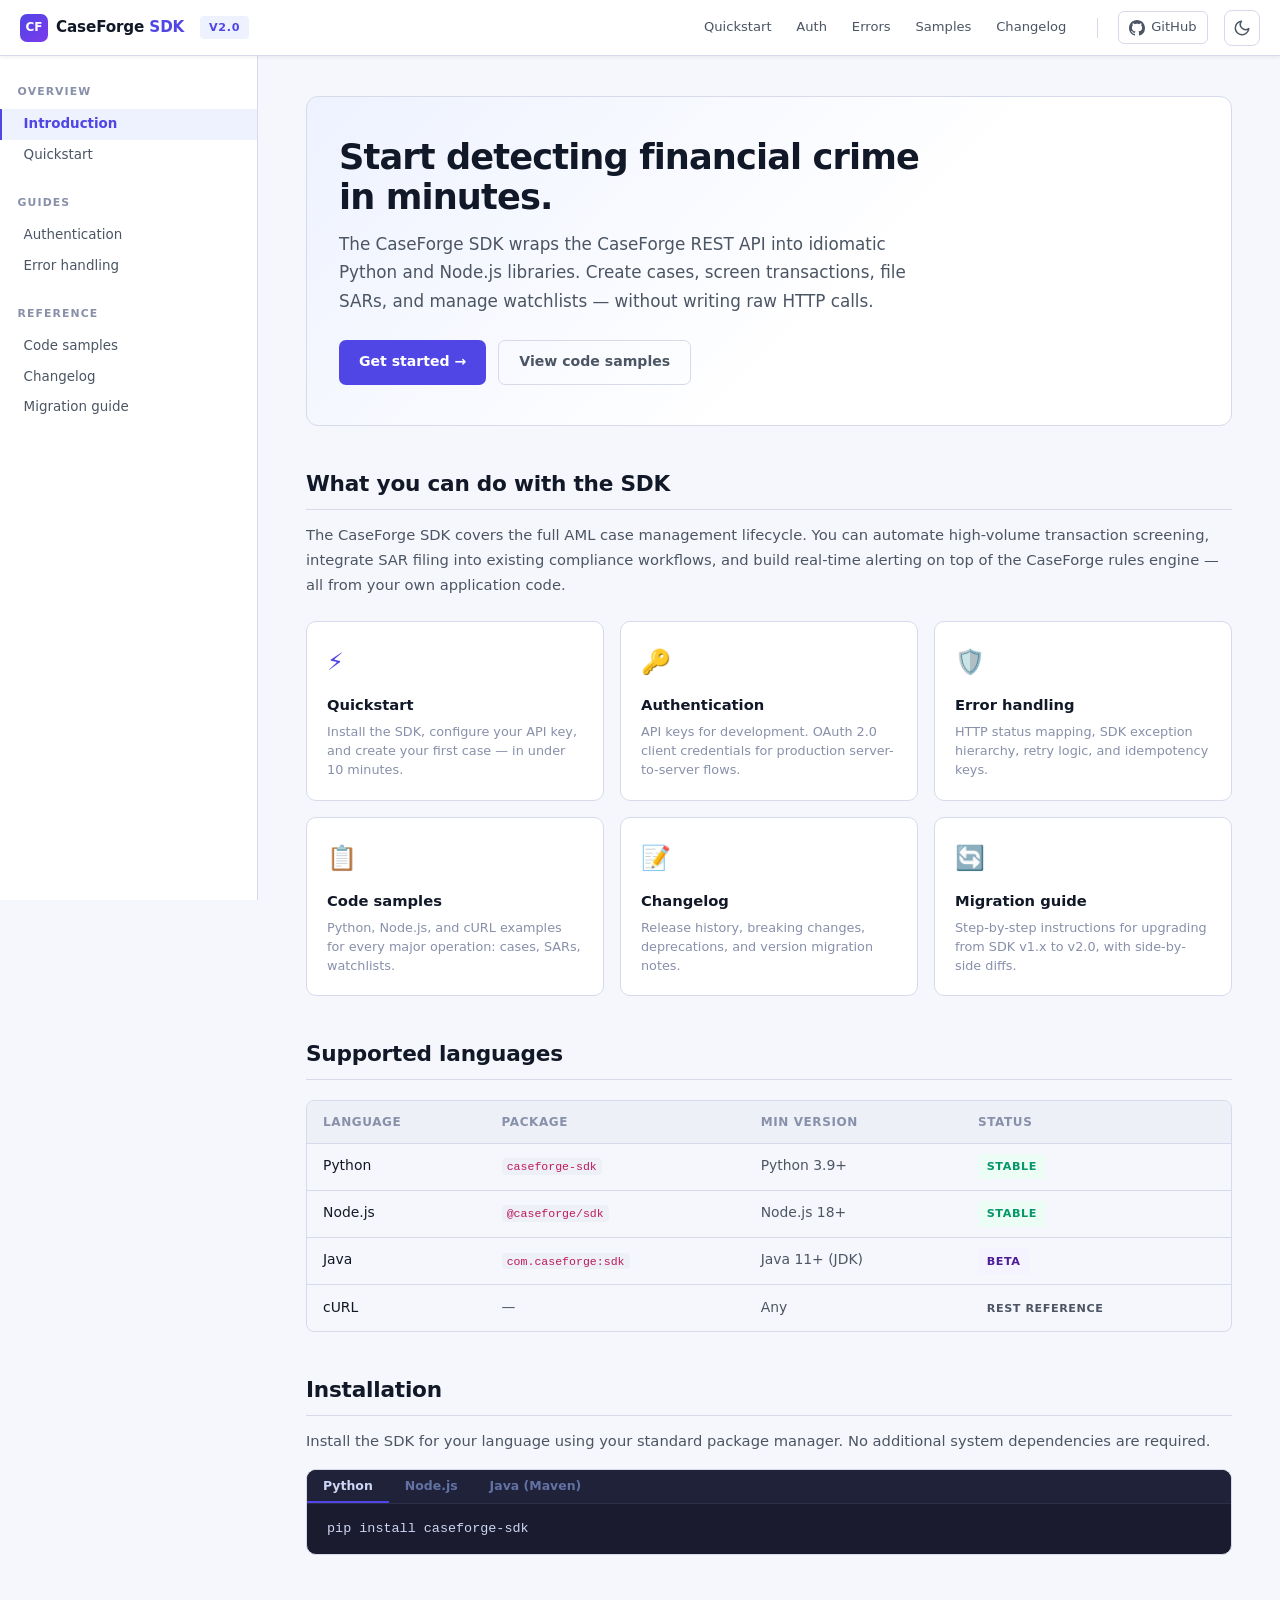
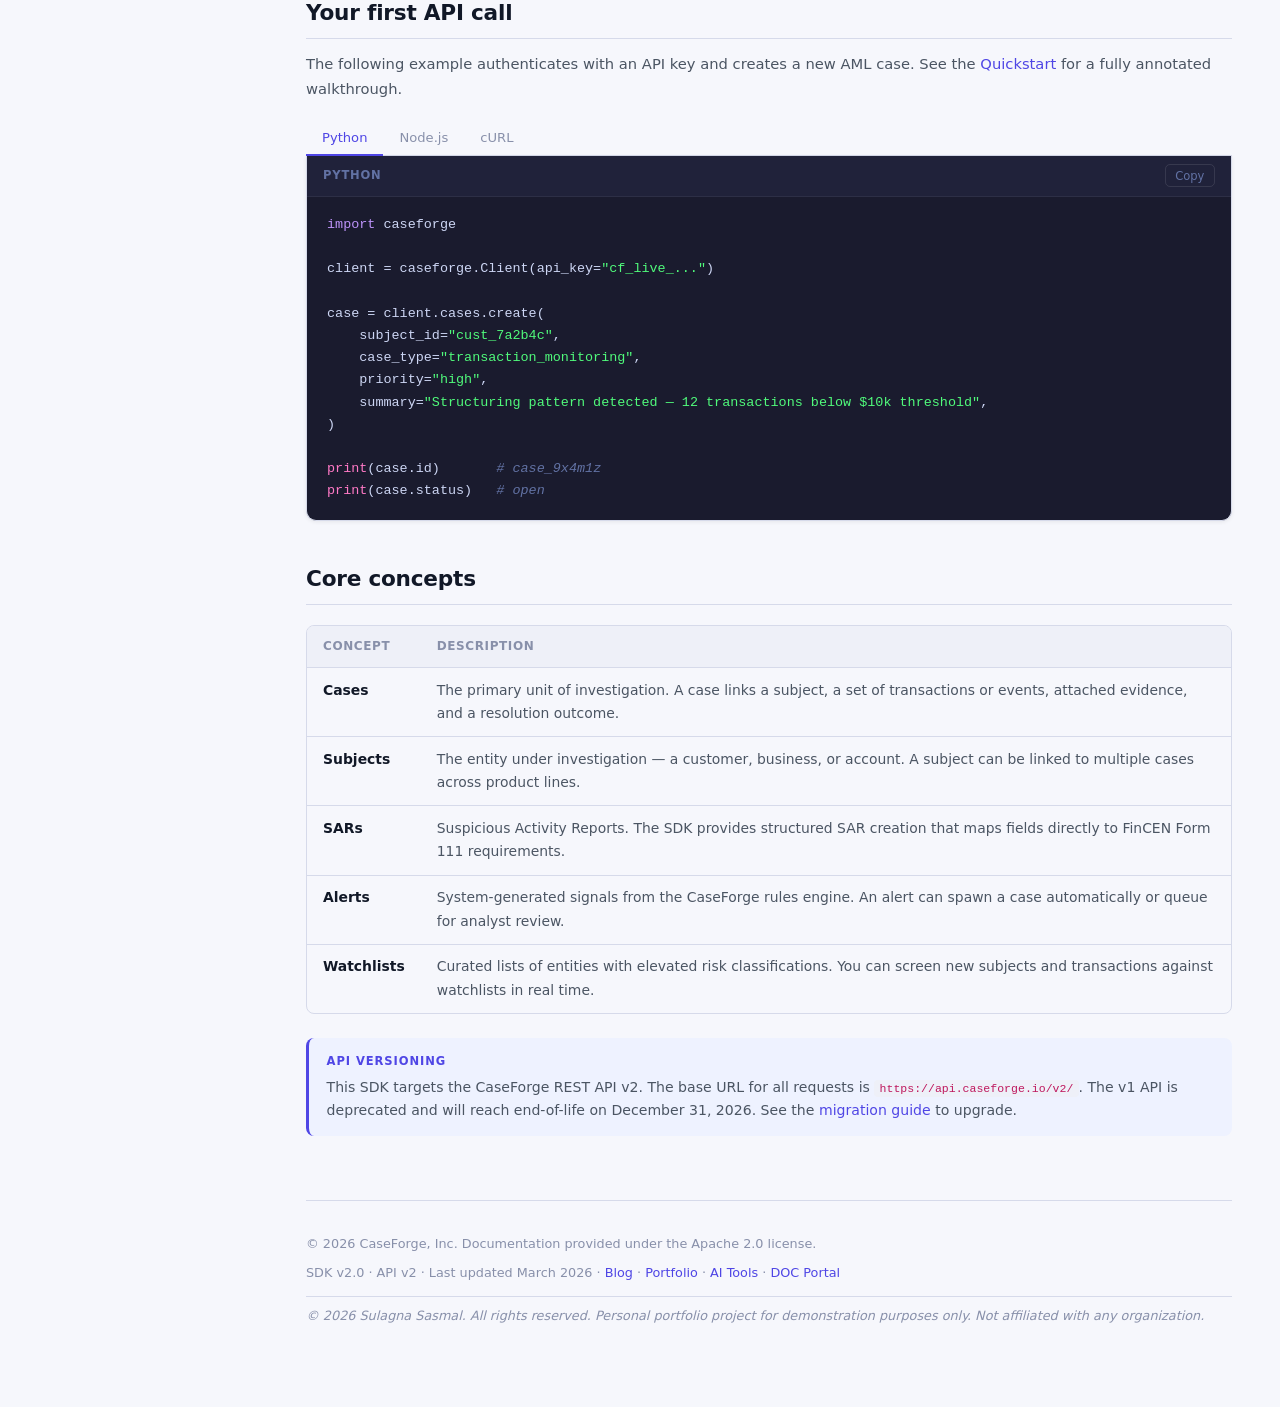
<file: index.html>
<!DOCTYPE html>
<html lang="en">
<head>
  <meta charset="UTF-8" />
  <meta name="viewport" content="width=device-width, initial-scale=1.0" />
  <title>CaseForge SDK — Developer Documentation</title>
  <meta name="description" content="Official SDK documentation for the CaseForge AML platform. Install in minutes. Detect financial crime with confidence." />
  <link rel="stylesheet" href="assets/style.css" />
  <link rel="icon" href="data:image/svg+xml,<svg xmlns='http://www.w3.org/2000/svg' viewBox='0 0 100 100'><text y='.9em' font-size='90'>🔧</text></svg>">
  <script>
    (function(){var t=localStorage.getItem('cf-theme');if(t){document.documentElement.setAttribute('data-theme',t);}else if(window.matchMedia('(prefers-color-scheme: dark)').matches){document.documentElement.setAttribute('data-theme','dark');}else{document.documentElement.setAttribute('data-theme','light');}})();
  </script>
</head>
<body>

<header class="site-header">
  <button class="hamburger" id="hamburger" aria-label="Open navigation">&#9776;</button>
  <a class="site-logo" href="index.html">
    <span class="logo-mark">CF</span>
    <span class="logo-name">CaseForge <span class="logo-sdk">SDK</span></span>
  </a>
  <span class="header-version">v2.0</span>
  <div class="header-spacer"></div>
  <nav class="header-links">
    <a href="quickstart.html">Quickstart</a>
    <a href="authentication.html">Auth</a>
    <a href="error-handling.html">Errors</a>
    <a href="code-samples.html">Samples</a>
    <a href="changelog.html">Changelog</a>
  </nav>
  <div class="header-sep"></div>
  <a class="github-btn" href="https://github.com/SulagnaSasmal/caseforge-sdk-docs" target="_blank" rel="noopener">
    <svg viewBox="0 0 16 16" fill="currentColor"><path d="M8 0C3.58 0 0 3.58 0 8c0 3.54 2.29 6.53 5.47 7.59.4.07.55-.17.55-.38 0-.19-.01-.82-.01-1.49-2.01.37-2.53-.49-2.69-.94-.09-.23-.48-.94-.82-1.13-.28-.15-.68-.52-.01-.53.63-.01 1.08.58 1.23.82.72 1.21 1.87.87 2.33.66.07-.52.28-.87.51-1.07-1.78-.2-3.64-.89-3.64-3.95 0-.87.31-1.59.82-2.15-.08-.2-.36-1.02.08-2.12 0 0 .67-.21 2.2.82.64-.18 1.32-.27 2-.27.68 0 1.36.09 2 .27 1.53-1.04 2.2-.82 2.2-.82.44 1.1.16 1.92.08 2.12.51.56.82 1.27.82 2.15 0 3.07-1.87 3.75-3.65 3.95.29.25.54.73.54 1.48 0 1.07-.01 1.93-.01 2.2 0 .21.15.46.55.38A8.013 8.013 0 0 0 16 8c0-4.42-3.58-8-8-8z"/></svg>
    GitHub
  </a>
  <button class="theme-toggle" id="theme-toggle" aria-label="Toggle theme"></button>
</header>

<div class="layout">
  <nav class="sidebar" id="sidebar">
    <div class="nav-group">
      <div class="nav-group-label">Overview</div>
      <a href="index.html" class="nav-item active">Introduction</a>
      <a href="quickstart.html" class="nav-item">Quickstart</a>
    </div>
    <div class="nav-group">
      <div class="nav-group-label">Guides</div>
      <a href="authentication.html" class="nav-item">Authentication</a>
      <a href="error-handling.html" class="nav-item">Error handling</a>
    </div>
    <div class="nav-group">
      <div class="nav-group-label">Reference</div>
      <a href="code-samples.html" class="nav-item">Code samples</a>
      <a href="changelog.html" class="nav-item">Changelog</a>
      <a href="migration-guide.html" class="nav-item">Migration guide</a>
    </div>
  </nav>

  <main class="main">

    <div class="hero">
      <h1>Start detecting financial crime<br>in minutes.</h1>
      <p>The CaseForge SDK wraps the CaseForge REST API into idiomatic Python and Node.js libraries. Create cases, screen transactions, file SARs, and manage watchlists — without writing raw HTTP calls.</p>
      <div class="hero-actions">
        <a href="quickstart.html" class="btn btn-primary">Get started →</a>
        <a href="code-samples.html" class="btn btn-outline">View code samples</a>
      </div>
    </div>

    <h2>What you can do with the SDK</h2>
    <p>The CaseForge SDK covers the full AML case management lifecycle. You can automate high-volume transaction screening, integrate SAR filing into existing compliance workflows, and build real-time alerting on top of the CaseForge rules engine — all from your own application code.</p>

    <div class="card-grid">
      <a href="quickstart.html" class="card">
        <div class="card-icon">⚡</div>
        <div class="card-title">Quickstart</div>
        <div class="card-desc">Install the SDK, configure your API key, and create your first case — in under 10 minutes.</div>
      </a>
      <a href="authentication.html" class="card">
        <div class="card-icon">🔑</div>
        <div class="card-title">Authentication</div>
        <div class="card-desc">API keys for development. OAuth 2.0 client credentials for production server-to-server flows.</div>
      </a>
      <a href="error-handling.html" class="card">
        <div class="card-icon">🛡️</div>
        <div class="card-title">Error handling</div>
        <div class="card-desc">HTTP status mapping, SDK exception hierarchy, retry logic, and idempotency keys.</div>
      </a>
      <a href="code-samples.html" class="card">
        <div class="card-icon">&#x1f4cb;</div>
        <div class="card-title">Code samples</div>
        <div class="card-desc">Python, Node.js, and cURL examples for every major operation: cases, SARs, watchlists.</div>
      </a>
      <a href="changelog.html" class="card">
        <div class="card-icon">&#x1f4dd;</div>
        <div class="card-title">Changelog</div>
        <div class="card-desc">Release history, breaking changes, deprecations, and version migration notes.</div>
      </a>
      <a href="migration-guide.html" class="card">
        <div class="card-icon">&#x1f504;</div>
        <div class="card-title">Migration guide</div>
        <div class="card-desc">Step-by-step instructions for upgrading from SDK v1.x to v2.0, with side-by-side diffs.</div>
      </a>
    </div>

    <h2>Supported languages</h2>
    <div class="table-wrap">
      <table>
        <thead>
          <tr><th>Language</th><th>Package</th><th>Min version</th><th>Status</th></tr>
        </thead>
        <tbody>
          <tr><td>Python</td><td><code>caseforge-sdk</code></td><td>Python 3.9+</td><td><span class="badge badge-green">Stable</span></td></tr>
          <tr><td>Node.js</td><td><code>@caseforge/sdk</code></td><td>Node.js 18+</td><td><span class="badge badge-green">Stable</span></td></tr>
          <tr><td>Java</td><td><code>com.caseforge:sdk</code></td><td>Java 11+ (JDK)</td><td><span class="badge badge-note">Beta</span></td></tr>
          <tr><td>cURL</td><td>—</td><td>Any</td><td><span class="badge">REST reference</span></td></tr>
        </tbody>
      </table>
    </div>

    <h2>Installation</h2>
    <p>Install the SDK for your language using your standard package manager. No additional system dependencies are required.</p>

    <div class="install-block">
      <div class="install-tab-bar">
        <button class="install-tab active">Python</button>
        <button class="install-tab">Node.js</button>
        <button class="install-tab">Java (Maven)</button>
      </div>
      <div class="install-panel active">
        <pre><code>pip install caseforge-sdk</code></pre>
      </div>
      <div class="install-panel">
        <pre><code>npm install @caseforge/sdk</code></pre>
      </div>
      <div class="install-panel">
        <pre><code>&lt;dependency&gt;
  &lt;groupId&gt;com.caseforge&lt;/groupId&gt;
  &lt;artifactId&gt;sdk&lt;/artifactId&gt;
  &lt;version&gt;2.0.0&lt;/version&gt;
&lt;/dependency&gt;</code></pre>
      </div>
    </div>

    <h2>Your first API call</h2>
    <p>The following example authenticates with an API key and creates a new AML case. See the <a href="quickstart.html">Quickstart</a> for a fully annotated walkthrough.</p>

    <div class="code-tabs">
      <div class="tab-bar">
        <button class="tab-btn active">Python</button>
        <button class="tab-btn">Node.js</button>
        <button class="tab-btn">cURL</button>
      </div>
      <div class="tab-panel active">
        <div class="code-block">
          <div class="code-header"><span class="code-lang">Python</span><button class="code-copy">Copy</button></div>
          <pre><code><span class="kw">import</span> caseforge

client = caseforge.Client(api_key=<span class="str">"cf_live_..."</span>)

case = client.cases.create(
    subject_id=<span class="str">"cust_7a2b4c"</span>,
    case_type=<span class="str">"transaction_monitoring"</span>,
    priority=<span class="str">"high"</span>,
    summary=<span class="str">"Structuring pattern detected — 12 transactions below $10k threshold"</span>,
)

<span class="fn">print</span>(case.id)       <span class="cm"># case_9x4m1z</span>
<span class="fn">print</span>(case.status)   <span class="cm"># open</span></code></pre>
        </div>
      </div>
      <div class="tab-panel">
        <div class="code-block">
          <div class="code-header"><span class="code-lang">Node.js</span><button class="code-copy">Copy</button></div>
          <pre><code><span class="kw">import</span> CaseForge <span class="kw">from</span> <span class="str">'@caseforge/sdk'</span>;

<span class="kw">const</span> client = <span class="kw">new</span> <span class="tp">CaseForge</span>({ apiKey: <span class="str">'cf_live_...'</span> });

<span class="kw">const</span> aCase = <span class="kw">await</span> client.cases.create({
  subjectId:  <span class="str">'cust_7a2b4c'</span>,
  caseType:   <span class="str">'transaction_monitoring'</span>,
  priority:   <span class="str">'high'</span>,
  summary:    <span class="str">'Structuring pattern detected — 12 transactions below $10k threshold'</span>,
});

console.<span class="fn">log</span>(aCase.id);      <span class="cm">// case_9x4m1z</span>
console.<span class="fn">log</span>(aCase.status);  <span class="cm">// open</span></code></pre>
        </div>
      </div>
      <div class="tab-panel">
        <div class="code-block">
          <div class="code-header"><span class="code-lang">cURL</span><button class="code-copy">Copy</button></div>
          <pre><code>curl -X POST https://api.caseforge.io/v2/cases \
  -H <span class="str">"Authorization: Bearer cf_live_..."</span> \
  -H <span class="str">"Content-Type: application/json"</span> \
  -d <span class="str">'{
    "subject_id": "cust_7a2b4c",
    "case_type": "transaction_monitoring",
    "priority": "high",
    "summary": "Structuring pattern detected — 12 transactions below $10k threshold"
  }'</span></code></pre>
        </div>
      </div>
    </div>

    <h2>Core concepts</h2>
    <div class="table-wrap">
      <table>
        <thead><tr><th>Concept</th><th>Description</th></tr></thead>
        <tbody>
          <tr><td><strong>Cases</strong></td><td>The primary unit of investigation. A case links a subject, a set of transactions or events, attached evidence, and a resolution outcome.</td></tr>
          <tr><td><strong>Subjects</strong></td><td>The entity under investigation — a customer, business, or account. A subject can be linked to multiple cases across product lines.</td></tr>
          <tr><td><strong>SARs</strong></td><td>Suspicious Activity Reports. The SDK provides structured SAR creation that maps fields directly to FinCEN Form 111 requirements.</td></tr>
          <tr><td><strong>Alerts</strong></td><td>System-generated signals from the CaseForge rules engine. An alert can spawn a case automatically or queue for analyst review.</td></tr>
          <tr><td><strong>Watchlists</strong></td><td>Curated lists of entities with elevated risk classifications. You can screen new subjects and transactions against watchlists in real time.</td></tr>
        </tbody>
      </table>
    </div>

    <div class="admonition note">
      <div class="admonition-title">API versioning</div>
      <p>This SDK targets the CaseForge REST API v2. The base URL for all requests is <code>https://api.caseforge.io/v2/</code>. The v1 API is deprecated and will reach end-of-life on December 31, 2026. See the <a href="migration-guide.html">migration guide</a> to upgrade.</p>
    </div>

    <footer>
      <span>&copy; 2026 CaseForge, Inc. Documentation provided under the Apache 2.0 license.</span>
      <span>SDK v2.0 · API v2 · Last updated March 2026 · <a href="https://sulagnasasmal.github.io/blog/" target="_blank" rel="noopener">Blog</a> · <a href="https://sulagnasasmal.com/" target="_blank" rel="noopener">Portfolio</a> · <a href="https://sulagnasasmal.github.io/ai-doc-tools/" target="_blank" rel="noopener">AI Tools</a> · <a href="https://sulagnasasmal.github.io/doc-portal/" target="_blank" rel="noopener">DOC Portal</a></span>
      <span class="copyright">&copy; 2026 Sulagna Sasmal. All rights reserved. Personal portfolio project for demonstration purposes only. Not affiliated with any organization.</span>
    </footer>
  </main>
</div>

<script src="assets/scripts.js"></script>
</body>
</html>
</file>
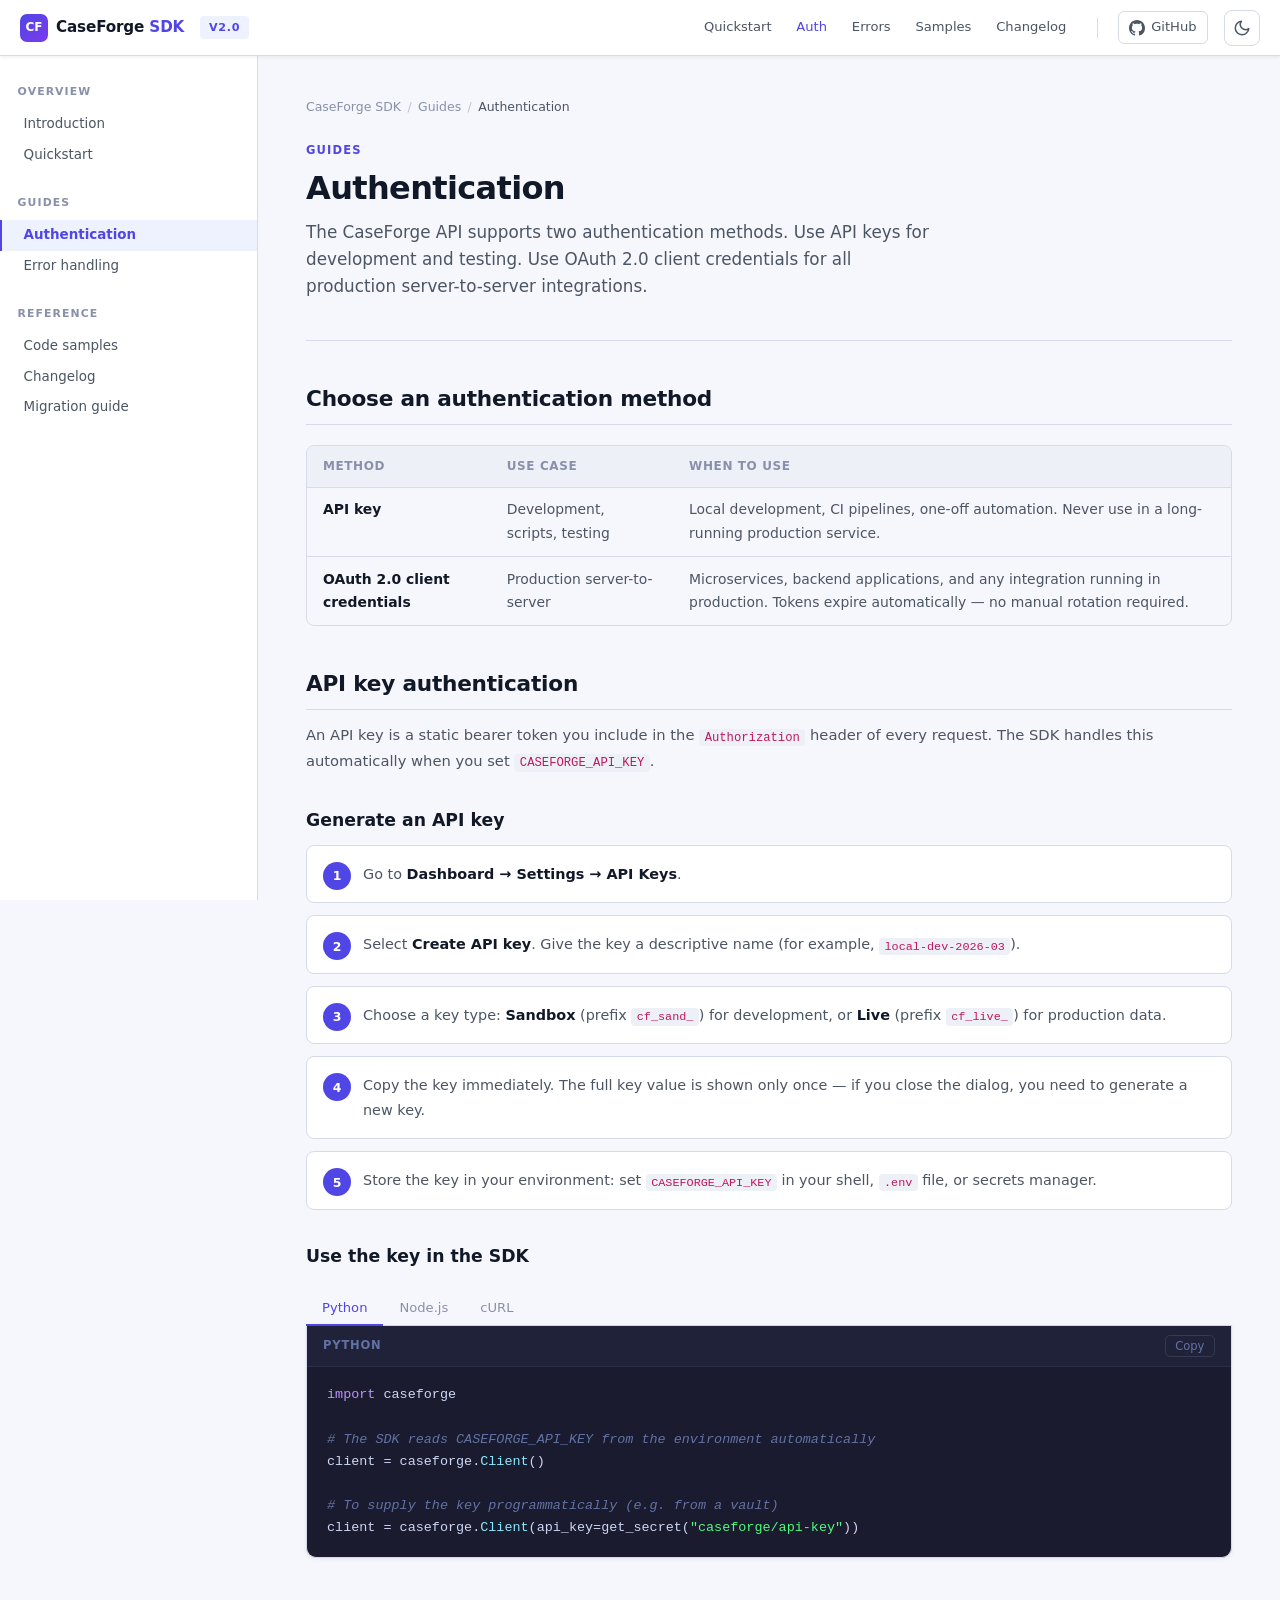
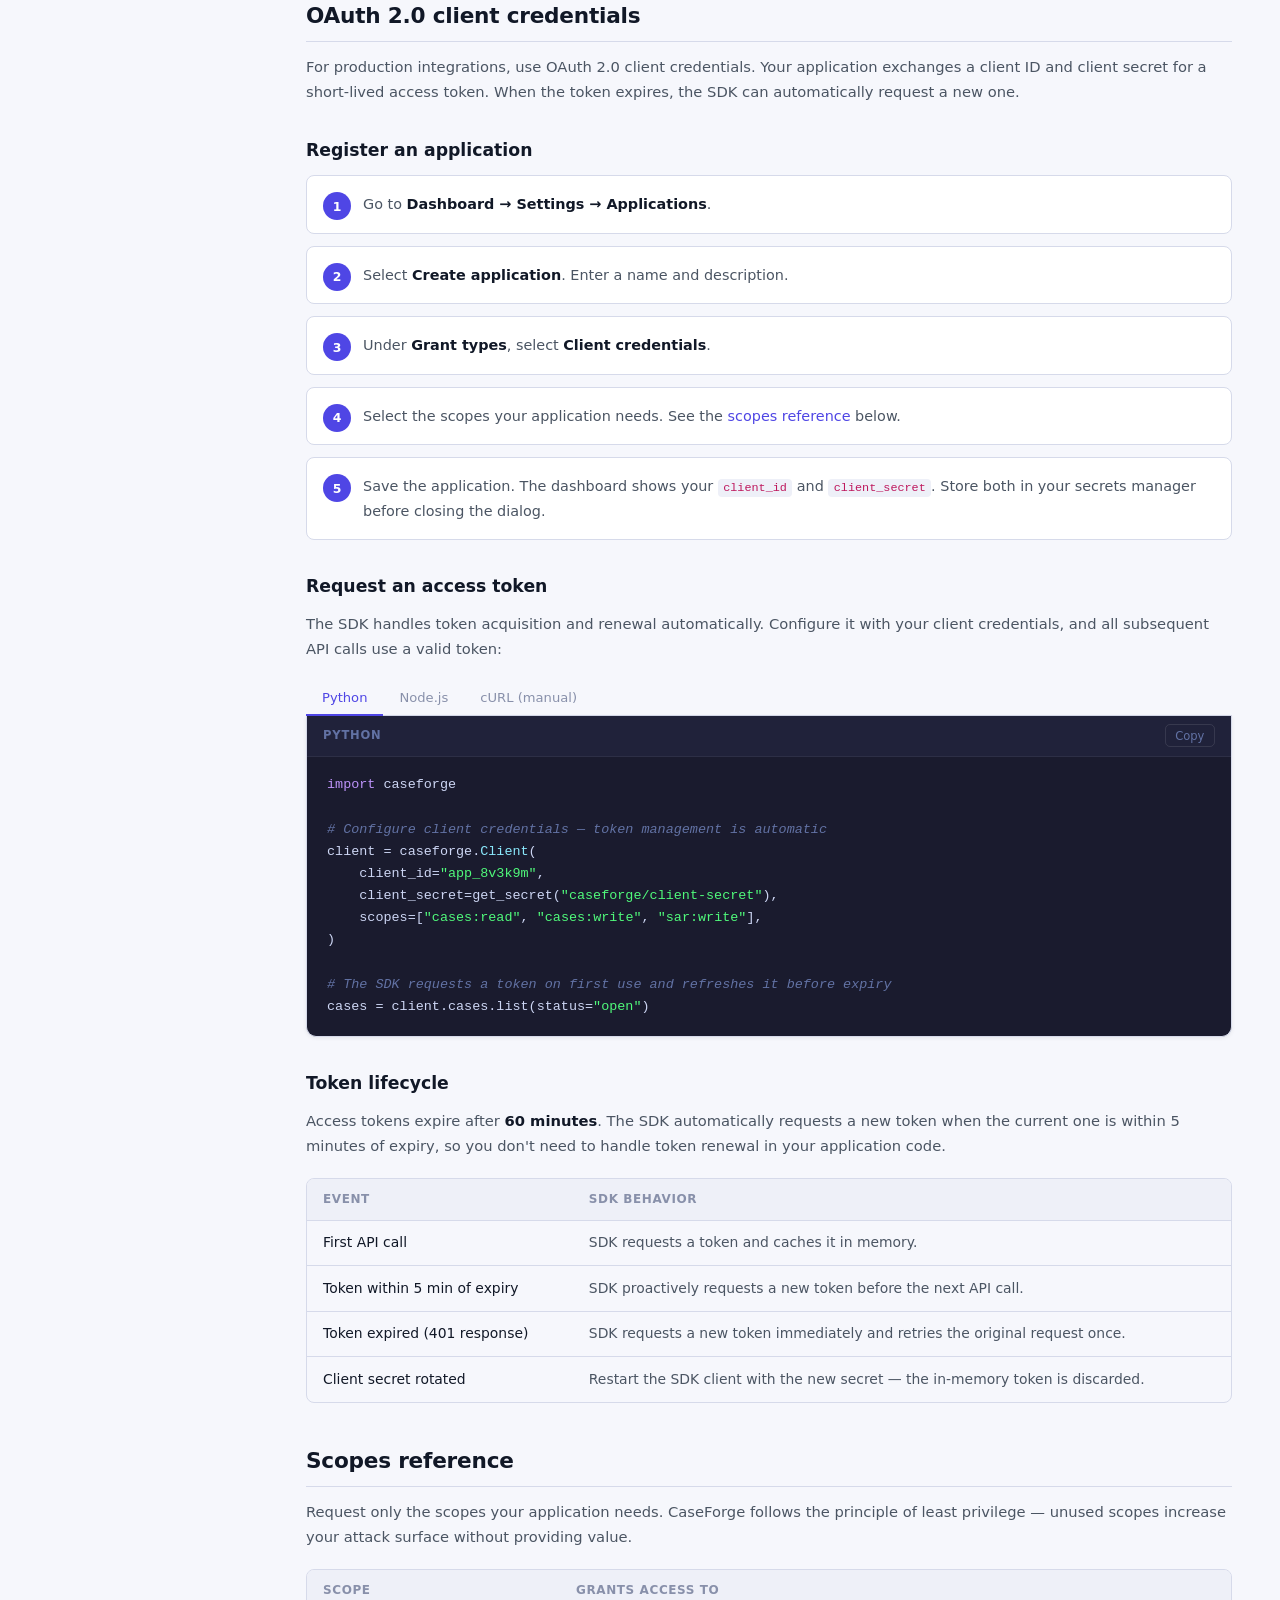
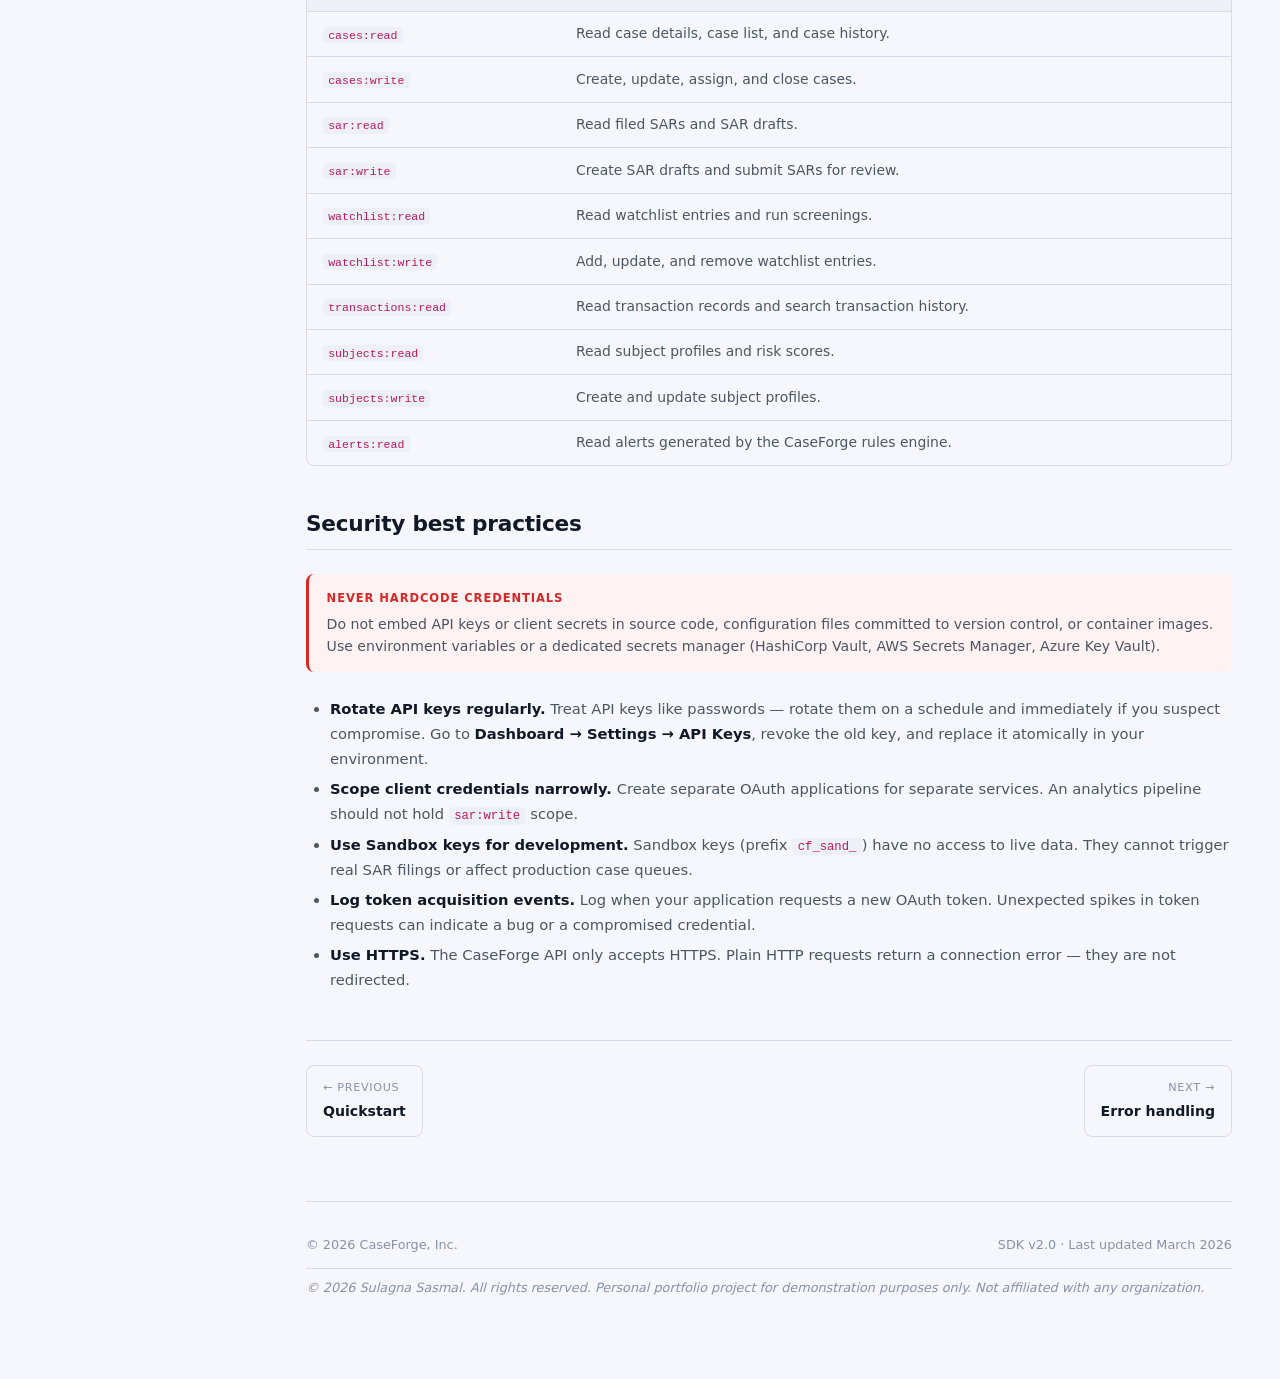
<file: authentication.html>
<!DOCTYPE html>
<html lang="en">
<head>
  <meta charset="UTF-8" />
  <meta name="viewport" content="width=device-width, initial-scale=1.0" />
  <title>Authentication — CaseForge SDK</title>
  <meta name="description" content="Configure API key and OAuth 2.0 client credentials authentication for the CaseForge SDK. Includes token management, scopes, and security best practices." />
  <link rel="stylesheet" href="assets/style.css" />
  <script>
    (function(){var t=localStorage.getItem('cf-theme');if(t){document.documentElement.setAttribute('data-theme',t);}else if(window.matchMedia('(prefers-color-scheme: dark)').matches){document.documentElement.setAttribute('data-theme','dark');}else{document.documentElement.setAttribute('data-theme','light');}})();
  </script>
</head>
<body>

<header class="site-header">
  <button class="hamburger" id="hamburger" aria-label="Open navigation">&#9776;</button>
  <a class="site-logo" href="index.html">
    <span class="logo-mark">CF</span>
    <span class="logo-name">CaseForge <span class="logo-sdk">SDK</span></span>
  </a>
  <span class="header-version">v2.0</span>
  <div class="header-spacer"></div>
  <nav class="header-links">
    <a href="quickstart.html">Quickstart</a>
    <a href="authentication.html" class="active">Auth</a>
    <a href="error-handling.html">Errors</a>
    <a href="code-samples.html">Samples</a>
    <a href="changelog.html">Changelog</a>
  </nav>
  <div class="header-sep"></div>
  <a class="github-btn" href="https://github.com/SulagnaSasmal/caseforge-sdk-docs" target="_blank" rel="noopener">
    <svg viewBox="0 0 16 16" fill="currentColor"><path d="M8 0C3.58 0 0 3.58 0 8c0 3.54 2.29 6.53 5.47 7.59.4.07.55-.17.55-.38 0-.19-.01-.82-.01-1.49-2.01.37-2.53-.49-2.69-.94-.09-.23-.48-.94-.82-1.13-.28-.15-.68-.52-.01-.53.63-.01 1.08.58 1.23.82.72 1.21 1.87.87 2.33.66.07-.52.28-.87.51-1.07-1.78-.2-3.64-.89-3.64-3.95 0-.87.31-1.59.82-2.15-.08-.2-.36-1.02.08-2.12 0 0 .67-.21 2.2.82.64-.18 1.32-.27 2-.27.68 0 1.36.09 2 .27 1.53-1.04 2.2-.82 2.2-.82.44 1.1.16 1.92.08 2.12.51.56.82 1.27.82 2.15 0 3.07-1.87 3.75-3.65 3.95.29.25.54.73.54 1.48 0 1.07-.01 1.93-.01 2.2 0 .21.15.46.55.38A8.013 8.013 0 0 0 16 8c0-4.42-3.58-8-8-8z"/></svg>
    GitHub
  </a>
  <button class="theme-toggle" id="theme-toggle" aria-label="Toggle theme"></button>
</header>

<div class="layout">
  <nav class="sidebar" id="sidebar">
    <div class="nav-group">
      <div class="nav-group-label">Overview</div>
      <a href="index.html" class="nav-item">Introduction</a>
      <a href="quickstart.html" class="nav-item">Quickstart</a>
    </div>
    <div class="nav-group">
      <div class="nav-group-label">Guides</div>
      <a href="authentication.html" class="nav-item active">Authentication</a>
      <a href="error-handling.html" class="nav-item">Error handling</a>
    </div>
    <div class="nav-group">
      <div class="nav-group-label">Reference</div>
      <a href="code-samples.html" class="nav-item">Code samples</a>
      <a href="changelog.html" class="nav-item">Changelog</a>
      <a href="migration-guide.html" class="nav-item">Migration guide</a>
    </div>
  </nav>

  <main class="main">
    <div class="breadcrumb">
      <a href="index.html">CaseForge SDK</a>
      <span class="sep">/</span>
      <a href="#">Guides</a>
      <span class="sep">/</span>
      <span class="current">Authentication</span>
    </div>

    <div class="page-header">
      <div class="page-eyebrow">Guides</div>
      <h1 class="page-title">Authentication</h1>
      <p class="page-desc">The CaseForge API supports two authentication methods. Use API keys for development and testing. Use OAuth 2.0 client credentials for all production server-to-server integrations.</p>
    </div>

    <h2>Choose an authentication method</h2>
    <div class="table-wrap">
      <table>
        <thead><tr><th>Method</th><th>Use case</th><th>When to use</th></tr></thead>
        <tbody>
          <tr><td><strong>API key</strong></td><td>Development, scripts, testing</td><td>Local development, CI pipelines, one-off automation. Never use in a long-running production service.</td></tr>
          <tr><td><strong>OAuth 2.0 client credentials</strong></td><td>Production server-to-server</td><td>Microservices, backend applications, and any integration running in production. Tokens expire automatically — no manual rotation required.</td></tr>
        </tbody>
      </table>
    </div>

    <h2>API key authentication</h2>
    <p>An API key is a static bearer token you include in the <code>Authorization</code> header of every request. The SDK handles this automatically when you set <code>CASEFORGE_API_KEY</code>.</p>

    <h3>Generate an API key</h3>
    <ol class="steps">
      <li>Go to <strong>Dashboard → Settings → API Keys</strong>.</li>
      <li>Select <strong>Create API key</strong>. Give the key a descriptive name (for example, <code>local-dev-2026-03</code>).</li>
      <li>Choose a key type: <strong>Sandbox</strong> (prefix <code>cf_sand_</code>) for development, or <strong>Live</strong> (prefix <code>cf_live_</code>) for production data.</li>
      <li>Copy the key immediately. The full key value is shown only once — if you close the dialog, you need to generate a new key.</li>
      <li>Store the key in your environment: set <code>CASEFORGE_API_KEY</code> in your shell, <code>.env</code> file, or secrets manager.</li>
    </ol>

    <h3>Use the key in the SDK</h3>
    <div class="code-tabs">
      <div class="tab-bar">
        <button class="tab-btn active">Python</button>
        <button class="tab-btn">Node.js</button>
        <button class="tab-btn">cURL</button>
      </div>
      <div class="tab-panel active">
        <div class="code-block">
          <div class="code-header"><span class="code-lang">Python</span><button class="code-copy">Copy</button></div>
          <pre><code><span class="kw">import</span> caseforge

<span class="cm"># The SDK reads CASEFORGE_API_KEY from the environment automatically</span>
client = caseforge.<span class="tp">Client</span>()

<span class="cm"># To supply the key programmatically (e.g. from a vault)</span>
client = caseforge.<span class="tp">Client</span>(api_key=get_secret(<span class="str">"caseforge/api-key"</span>))</code></pre>
        </div>
      </div>
      <div class="tab-panel">
        <div class="code-block">
          <div class="code-header"><span class="code-lang">Node.js</span><button class="code-copy">Copy</button></div>
          <pre><code><span class="kw">import</span> CaseForge <span class="kw">from</span> <span class="str">'@caseforge/sdk'</span>;

<span class="cm">// Reads CASEFORGE_API_KEY from process.env automatically</span>
<span class="kw">const</span> client = <span class="kw">new</span> <span class="tp">CaseForge</span>();

<span class="cm">// Or supply it from your secrets provider</span>
<span class="kw">const</span> apiKey = <span class="kw">await</span> getSecret(<span class="str">'caseforge/api-key'</span>);
<span class="kw">const</span> client = <span class="kw">new</span> <span class="tp">CaseForge</span>({ apiKey });</code></pre>
        </div>
      </div>
      <div class="tab-panel">
        <div class="code-block">
          <div class="code-header"><span class="code-lang">cURL</span><button class="code-copy">Copy</button></div>
          <pre><code>curl https://api.caseforge.io/v2/cases \
  -H <span class="str">"Authorization: Bearer cf_sand_your_key_here"</span></code></pre>
        </div>
      </div>
    </div>

    <h2>OAuth 2.0 client credentials</h2>
    <p>For production integrations, use OAuth 2.0 client credentials. Your application exchanges a client ID and client secret for a short-lived access token. When the token expires, the SDK can automatically request a new one.</p>

    <h3>Register an application</h3>
    <ol class="steps">
      <li>Go to <strong>Dashboard → Settings → Applications</strong>.</li>
      <li>Select <strong>Create application</strong>. Enter a name and description.</li>
      <li>Under <strong>Grant types</strong>, select <strong>Client credentials</strong>.</li>
      <li>Select the scopes your application needs. See the <a href="#scopes">scopes reference</a> below.</li>
      <li>Save the application. The dashboard shows your <code>client_id</code> and <code>client_secret</code>. Store both in your secrets manager before closing the dialog.</li>
    </ol>

    <h3>Request an access token</h3>
    <p>The SDK handles token acquisition and renewal automatically. Configure it with your client credentials, and all subsequent API calls use a valid token:</p>

    <div class="code-tabs">
      <div class="tab-bar">
        <button class="tab-btn active">Python</button>
        <button class="tab-btn">Node.js</button>
        <button class="tab-btn">cURL (manual)</button>
      </div>
      <div class="tab-panel active">
        <div class="code-block">
          <div class="code-header"><span class="code-lang">Python</span><button class="code-copy">Copy</button></div>
          <pre><code><span class="kw">import</span> caseforge

<span class="cm"># Configure client credentials — token management is automatic</span>
client = caseforge.<span class="tp">Client</span>(
    client_id=<span class="str">"app_8v3k9m"</span>,
    client_secret=get_secret(<span class="str">"caseforge/client-secret"</span>),
    scopes=[<span class="str">"cases:read"</span>, <span class="str">"cases:write"</span>, <span class="str">"sar:write"</span>],
)

<span class="cm"># The SDK requests a token on first use and refreshes it before expiry</span>
cases = client.cases.list(status=<span class="str">"open"</span>)</code></pre>
        </div>
      </div>
      <div class="tab-panel">
        <div class="code-block">
          <div class="code-header"><span class="code-lang">Node.js</span><button class="code-copy">Copy</button></div>
          <pre><code><span class="kw">import</span> CaseForge <span class="kw">from</span> <span class="str">'@caseforge/sdk'</span>;

<span class="cm">// Configure client credentials — token management is automatic</span>
<span class="kw">const</span> client = <span class="kw">new</span> <span class="tp">CaseForge</span>({
  clientId:     <span class="str">'app_8v3k9m'</span>,
  clientSecret: <span class="kw">await</span> getSecret(<span class="str">'caseforge/client-secret'</span>),
  scopes:       [<span class="str">'cases:read'</span>, <span class="str">'cases:write'</span>, <span class="str">'sar:write'</span>],
});

<span class="cm">// Token is acquired on first use and renewed before expiry</span>
<span class="kw">const</span> cases = <span class="kw">await</span> client.cases.list({ status: <span class="str">'open'</span> });</code></pre>
        </div>
      </div>
      <div class="tab-panel">
        <div class="code-block">
          <div class="code-header"><span class="code-lang">cURL</span><button class="code-copy">Copy</button></div>
          <pre><code><span class="cm"># Step 1: Acquire a token</span>
curl -X POST https://auth.caseforge.io/oauth/token \
  -H <span class="str">"Content-Type: application/x-www-form-urlencoded"</span> \
  -d <span class="str">"grant_type=client_credentials&amp;client_id=app_8v3k9m&amp;client_secret=YOUR_SECRET&amp;scope=cases:read+cases:write"</span>

<span class="cm"># Response:</span>
<span class="cm"># {"access_token":"eyJ...","token_type":"Bearer","expires_in":3600,"scope":"cases:read cases:write"}</span>

<span class="cm"># Step 2: Use the token</span>
curl https://api.caseforge.io/v2/cases \
  -H <span class="str">"Authorization: Bearer eyJ..."</span></code></pre>
        </div>
      </div>
    </div>

    <h3>Token lifecycle</h3>
    <p>Access tokens expire after <strong>60 minutes</strong>. The SDK automatically requests a new token when the current one is within 5 minutes of expiry, so you don't need to handle token renewal in your application code.</p>

    <div class="table-wrap">
      <table>
        <thead><tr><th>Event</th><th>SDK behavior</th></tr></thead>
        <tbody>
          <tr><td>First API call</td><td>SDK requests a token and caches it in memory.</td></tr>
          <tr><td>Token within 5 min of expiry</td><td>SDK proactively requests a new token before the next API call.</td></tr>
          <tr><td>Token expired (401 response)</td><td>SDK requests a new token immediately and retries the original request once.</td></tr>
          <tr><td>Client secret rotated</td><td>Restart the SDK client with the new secret — the in-memory token is discarded.</td></tr>
        </tbody>
      </table>
    </div>

    <h2 id="scopes">Scopes reference</h2>
    <p>Request only the scopes your application needs. CaseForge follows the principle of least privilege — unused scopes increase your attack surface without providing value.</p>

    <div class="table-wrap">
      <table>
        <thead><tr><th>Scope</th><th>Grants access to</th></tr></thead>
        <tbody>
          <tr><td><code>cases:read</code></td><td>Read case details, case list, and case history.</td></tr>
          <tr><td><code>cases:write</code></td><td>Create, update, assign, and close cases.</td></tr>
          <tr><td><code>sar:read</code></td><td>Read filed SARs and SAR drafts.</td></tr>
          <tr><td><code>sar:write</code></td><td>Create SAR drafts and submit SARs for review.</td></tr>
          <tr><td><code>watchlist:read</code></td><td>Read watchlist entries and run screenings.</td></tr>
          <tr><td><code>watchlist:write</code></td><td>Add, update, and remove watchlist entries.</td></tr>
          <tr><td><code>transactions:read</code></td><td>Read transaction records and search transaction history.</td></tr>
          <tr><td><code>subjects:read</code></td><td>Read subject profiles and risk scores.</td></tr>
          <tr><td><code>subjects:write</code></td><td>Create and update subject profiles.</td></tr>
          <tr><td><code>alerts:read</code></td><td>Read alerts generated by the CaseForge rules engine.</td></tr>
        </tbody>
      </table>
    </div>

    <h2>Security best practices</h2>

    <div class="admonition danger">
      <div class="admonition-title">Never hardcode credentials</div>
      <p>Do not embed API keys or client secrets in source code, configuration files committed to version control, or container images. Use environment variables or a dedicated secrets manager (HashiCorp Vault, AWS Secrets Manager, Azure Key Vault).</p>
    </div>

    <ul>
      <li><strong>Rotate API keys regularly.</strong> Treat API keys like passwords — rotate them on a schedule and immediately if you suspect compromise. Go to <strong>Dashboard → Settings → API Keys</strong>, revoke the old key, and replace it atomically in your environment.</li>
      <li><strong>Scope client credentials narrowly.</strong> Create separate OAuth applications for separate services. An analytics pipeline should not hold <code>sar:write</code> scope.</li>
      <li><strong>Use Sandbox keys for development.</strong> Sandbox keys (prefix <code>cf_sand_</code>) have no access to live data. They cannot trigger real SAR filings or affect production case queues.</li>
      <li><strong>Log token acquisition events.</strong> Log when your application requests a new OAuth token. Unexpected spikes in token requests can indicate a bug or a compromised credential.</li>
      <li><strong>Use HTTPS.</strong> The CaseForge API only accepts HTTPS. Plain HTTP requests return a connection error — they are not redirected.</li>
    </ul>

    <nav class="doc-nav">
      <a href="quickstart.html" class="doc-nav-item">
        <span class="doc-nav-dir">← Previous</span>
        <span class="doc-nav-label">Quickstart</span>
      </a>
      <a href="error-handling.html" class="doc-nav-item next">
        <span class="doc-nav-dir">Next →</span>
        <span class="doc-nav-label">Error handling</span>
      </a>
    </nav>

    <footer>
      <span>&copy; 2026 CaseForge, Inc.</span>
      <span>SDK v2.0 · Last updated March 2026</span>
      <span class="copyright">&copy; 2026 Sulagna Sasmal. All rights reserved. Personal portfolio project for demonstration purposes only. Not affiliated with any organization.</span>
    </footer>
  </main>
</div>

<script src="assets/scripts.js"></script>
</body>
</html>
</file>
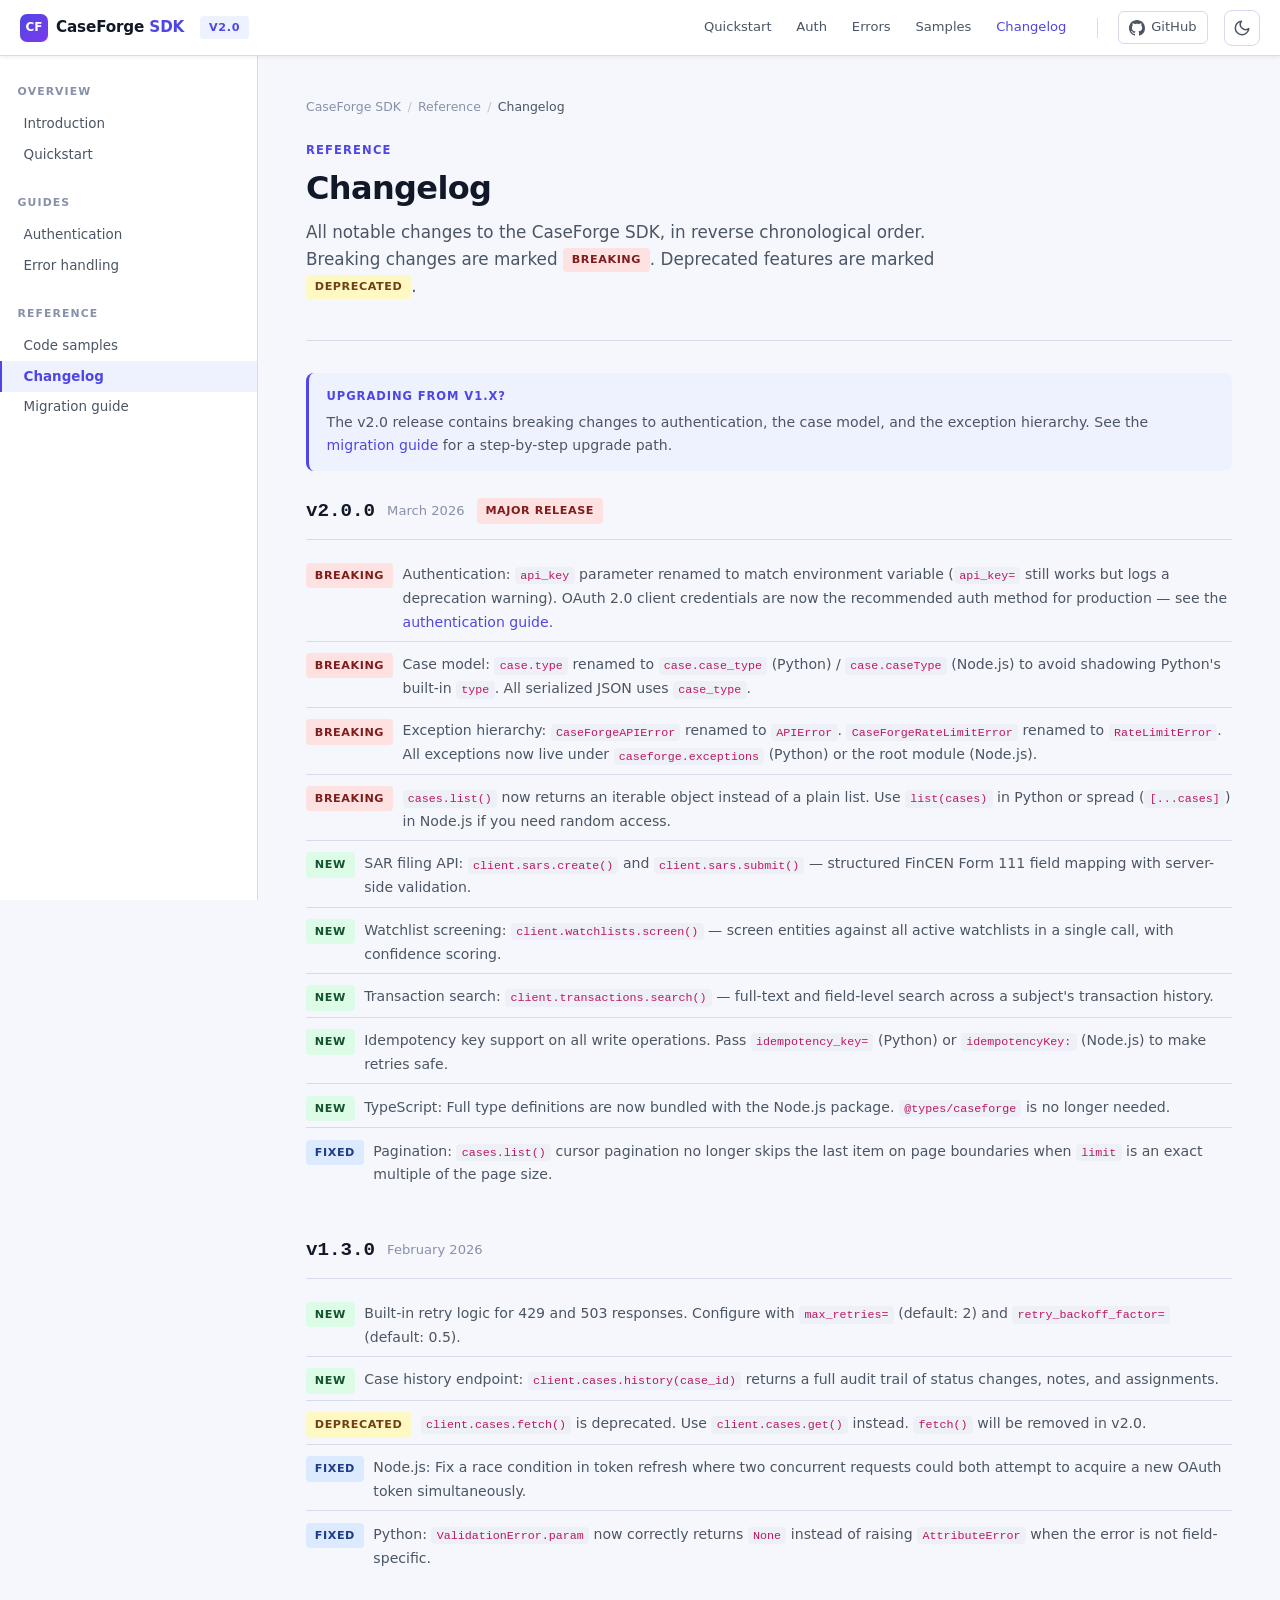
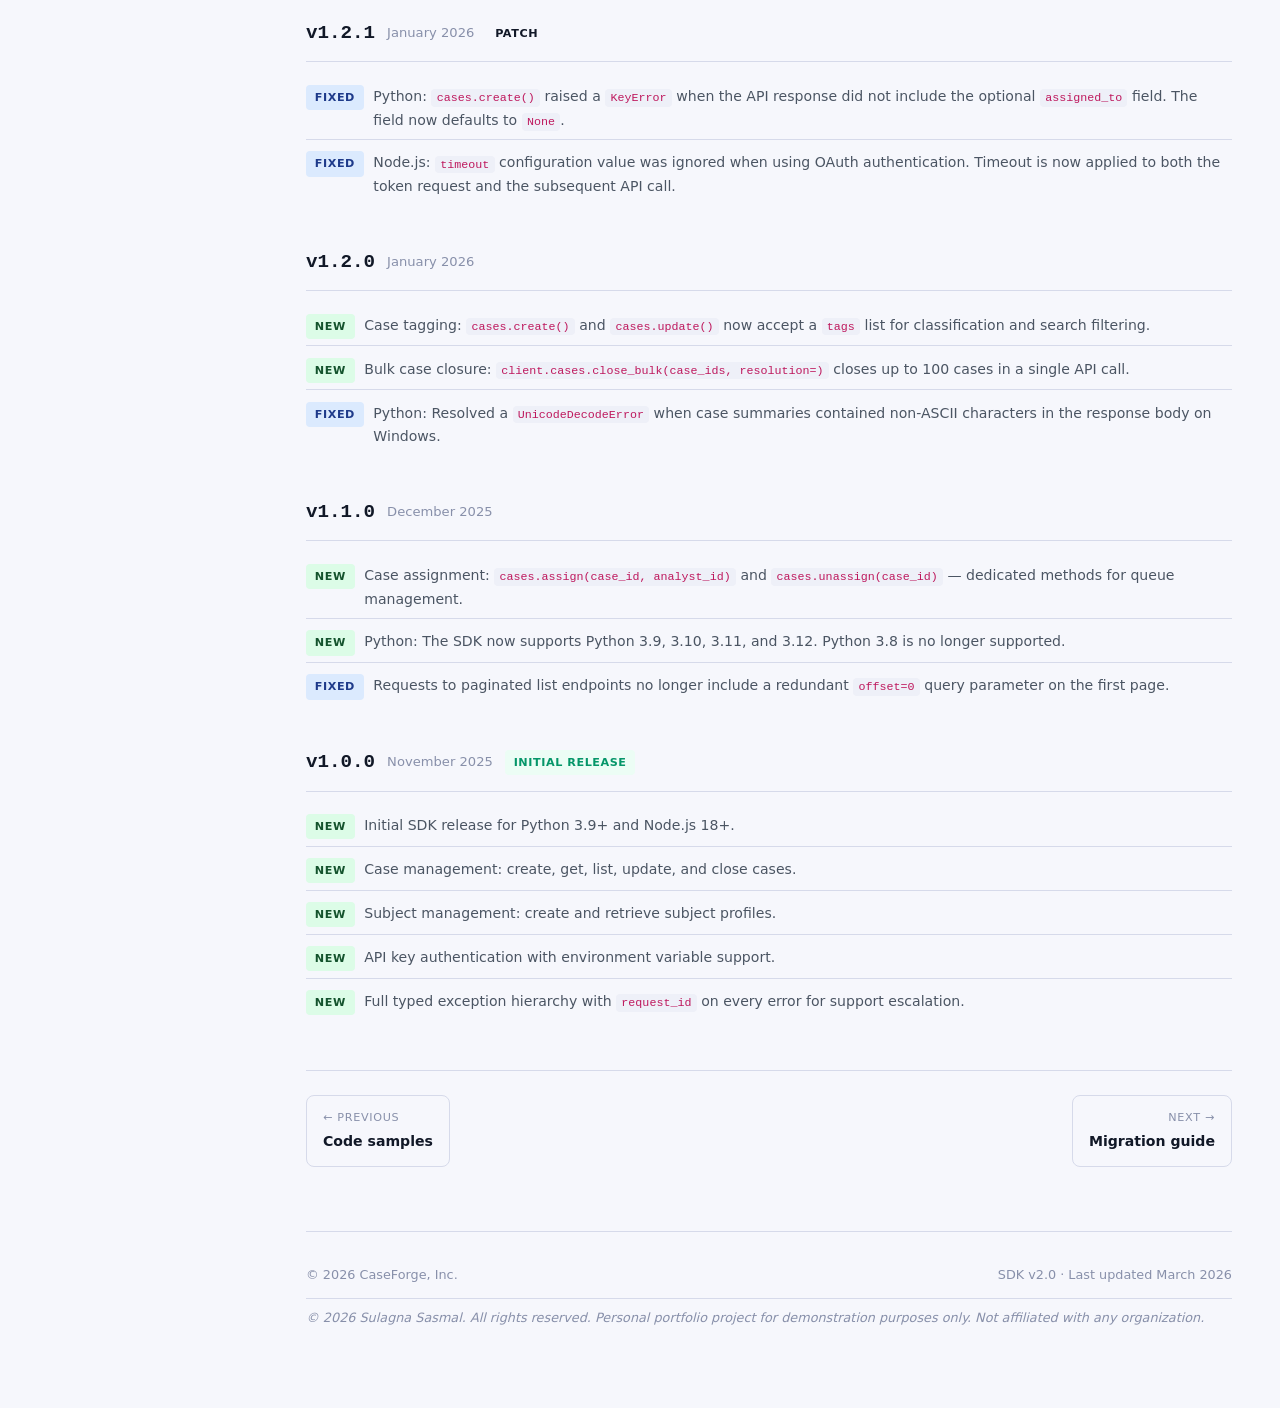
<file: changelog.html>
<!DOCTYPE html>
<html lang="en">
<head>
  <meta charset="UTF-8" />
  <meta name="viewport" content="width=device-width, initial-scale=1.0" />
  <title>Changelog — CaseForge SDK</title>
  <meta name="description" content="Full release history for the CaseForge SDK. Includes breaking changes, new features, bug fixes, and deprecation notices." />
  <link rel="stylesheet" href="assets/style.css" />
  <script>
    (function(){var t=localStorage.getItem('cf-theme');if(t){document.documentElement.setAttribute('data-theme',t);}else if(window.matchMedia('(prefers-color-scheme: dark)').matches){document.documentElement.setAttribute('data-theme','dark');}else{document.documentElement.setAttribute('data-theme','light');}})();
  </script>
</head>
<body>

<header class="site-header">
  <button class="hamburger" id="hamburger" aria-label="Open navigation">&#9776;</button>
  <a class="site-logo" href="index.html">
    <span class="logo-mark">CF</span>
    <span class="logo-name">CaseForge <span class="logo-sdk">SDK</span></span>
  </a>
  <span class="header-version">v2.0</span>
  <div class="header-spacer"></div>
  <nav class="header-links">
    <a href="quickstart.html">Quickstart</a>
    <a href="authentication.html">Auth</a>
    <a href="error-handling.html">Errors</a>
    <a href="code-samples.html">Samples</a>
    <a href="changelog.html" class="active">Changelog</a>
  </nav>
  <div class="header-sep"></div>
  <a class="github-btn" href="https://github.com/SulagnaSasmal/caseforge-sdk-docs" target="_blank" rel="noopener">
    <svg viewBox="0 0 16 16" fill="currentColor"><path d="M8 0C3.58 0 0 3.58 0 8c0 3.54 2.29 6.53 5.47 7.59.4.07.55-.17.55-.38 0-.19-.01-.82-.01-1.49-2.01.37-2.53-.49-2.69-.94-.09-.23-.48-.94-.82-1.13-.28-.15-.68-.52-.01-.53.63-.01 1.08.58 1.23.82.72 1.21 1.87.87 2.33.66.07-.52.28-.87.51-1.07-1.78-.2-3.64-.89-3.64-3.95 0-.87.31-1.59.82-2.15-.08-.2-.36-1.02.08-2.12 0 0 .67-.21 2.2.82.64-.18 1.32-.27 2-.27.68 0 1.36.09 2 .27 1.53-1.04 2.2-.82 2.2-.82.44 1.1.16 1.92.08 2.12.51.56.82 1.27.82 2.15 0 3.07-1.87 3.75-3.65 3.95.29.25.54.73.54 1.48 0 1.07-.01 1.93-.01 2.2 0 .21.15.46.55.38A8.013 8.013 0 0 0 16 8c0-4.42-3.58-8-8-8z"/></svg>
    GitHub
  </a>
  <button class="theme-toggle" id="theme-toggle" aria-label="Toggle theme"></button>
</header>

<div class="layout">
  <nav class="sidebar" id="sidebar">
    <div class="nav-group">
      <div class="nav-group-label">Overview</div>
      <a href="index.html" class="nav-item">Introduction</a>
      <a href="quickstart.html" class="nav-item">Quickstart</a>
    </div>
    <div class="nav-group">
      <div class="nav-group-label">Guides</div>
      <a href="authentication.html" class="nav-item">Authentication</a>
      <a href="error-handling.html" class="nav-item">Error handling</a>
    </div>
    <div class="nav-group">
      <div class="nav-group-label">Reference</div>
      <a href="code-samples.html" class="nav-item">Code samples</a>
      <a href="changelog.html" class="nav-item active">Changelog</a>
      <a href="migration-guide.html" class="nav-item">Migration guide</a>
    </div>
  </nav>

  <main class="main">
    <div class="breadcrumb">
      <a href="index.html">CaseForge SDK</a>
      <span class="sep">/</span>
      <a href="#">Reference</a>
      <span class="sep">/</span>
      <span class="current">Changelog</span>
    </div>

    <div class="page-header">
      <div class="page-eyebrow">Reference</div>
      <h1 class="page-title">Changelog</h1>
      <p class="page-desc">All notable changes to the CaseForge SDK, in reverse chronological order. Breaking changes are marked <span class="badge badge-break">Breaking</span>. Deprecated features are marked <span class="badge badge-dep">Deprecated</span>.</p>
    </div>

    <div class="admonition note">
      <div class="admonition-title">Upgrading from v1.x?</div>
      <p>The v2.0 release contains breaking changes to authentication, the case model, and the exception hierarchy. See the <a href="migration-guide.html">migration guide</a> for a step-by-step upgrade path.</p>
    </div>

    <!-- ── v2.0.0 ── -->
    <div class="release">
      <div class="release-header">
        <span class="release-version">v2.0.0</span>
        <span class="release-date">March 2026</span>
        <span class="badge badge-break">Major release</span>
      </div>
      <div class="release-body">
        <ul class="change-list">
          <li>
            <span class="badge badge-break">Breaking</span>
            <span>Authentication: <code>api_key</code> parameter renamed to match environment variable (<code>api_key=</code> still works but logs a deprecation warning). OAuth 2.0 client credentials are now the recommended auth method for production — see the <a href="authentication.html">authentication guide</a>.</span>
          </li>
          <li>
            <span class="badge badge-break">Breaking</span>
            <span>Case model: <code>case.type</code> renamed to <code>case.case_type</code> (Python) / <code>case.caseType</code> (Node.js) to avoid shadowing Python's built-in <code>type</code>. All serialized JSON uses <code>case_type</code>.</span>
          </li>
          <li>
            <span class="badge badge-break">Breaking</span>
            <span>Exception hierarchy: <code>CaseForgeAPIError</code> renamed to <code>APIError</code>. <code>CaseForgeRateLimitError</code> renamed to <code>RateLimitError</code>. All exceptions now live under <code>caseforge.exceptions</code> (Python) or the root module (Node.js).</span>
          </li>
          <li>
            <span class="badge badge-break">Breaking</span>
            <span><code>cases.list()</code> now returns an iterable object instead of a plain list. Use <code>list(cases)</code> in Python or spread (<code>[...cases]</code>) in Node.js if you need random access.</span>
          </li>
          <li>
            <span class="badge badge-new">New</span>
            <span>SAR filing API: <code>client.sars.create()</code> and <code>client.sars.submit()</code> — structured FinCEN Form 111 field mapping with server-side validation.</span>
          </li>
          <li>
            <span class="badge badge-new">New</span>
            <span>Watchlist screening: <code>client.watchlists.screen()</code> — screen entities against all active watchlists in a single call, with confidence scoring.</span>
          </li>
          <li>
            <span class="badge badge-new">New</span>
            <span>Transaction search: <code>client.transactions.search()</code> — full-text and field-level search across a subject's transaction history.</span>
          </li>
          <li>
            <span class="badge badge-new">New</span>
            <span>Idempotency key support on all write operations. Pass <code>idempotency_key=</code> (Python) or <code>idempotencyKey:</code> (Node.js) to make retries safe.</span>
          </li>
          <li>
            <span class="badge badge-new">New</span>
            <span>TypeScript: Full type definitions are now bundled with the Node.js package. <code>@types/caseforge</code> is no longer needed.</span>
          </li>
          <li>
            <span class="badge badge-fix">Fixed</span>
            <span>Pagination: <code>cases.list()</code> cursor pagination no longer skips the last item on page boundaries when <code>limit</code> is an exact multiple of the page size.</span>
          </li>
        </ul>
      </div>
    </div>

    <!-- ── v1.3.0 ── -->
    <div class="release">
      <div class="release-header">
        <span class="release-version">v1.3.0</span>
        <span class="release-date">February 2026</span>
      </div>
      <div class="release-body">
        <ul class="change-list">
          <li>
            <span class="badge badge-new">New</span>
            <span>Built-in retry logic for 429 and 503 responses. Configure with <code>max_retries=</code> (default: 2) and <code>retry_backoff_factor=</code> (default: 0.5).</span>
          </li>
          <li>
            <span class="badge badge-new">New</span>
            <span>Case history endpoint: <code>client.cases.history(case_id)</code> returns a full audit trail of status changes, notes, and assignments.</span>
          </li>
          <li>
            <span class="badge badge-dep">Deprecated</span>
            <span><code>client.cases.fetch()</code> is deprecated. Use <code>client.cases.get()</code> instead. <code>fetch()</code> will be removed in v2.0.</span>
          </li>
          <li>
            <span class="badge badge-fix">Fixed</span>
            <span>Node.js: Fix a race condition in token refresh where two concurrent requests could both attempt to acquire a new OAuth token simultaneously.</span>
          </li>
          <li>
            <span class="badge badge-fix">Fixed</span>
            <span>Python: <code>ValidationError.param</code> now correctly returns <code>None</code> instead of raising <code>AttributeError</code> when the error is not field-specific.</span>
          </li>
        </ul>
      </div>
    </div>

    <!-- ── v1.2.1 ── -->
    <div class="release">
      <div class="release-header">
        <span class="release-version">v1.2.1</span>
        <span class="release-date">January 2026</span>
        <span class="badge">Patch</span>
      </div>
      <div class="release-body">
        <ul class="change-list">
          <li>
            <span class="badge badge-fix">Fixed</span>
            <span>Python: <code>cases.create()</code> raised a <code>KeyError</code> when the API response did not include the optional <code>assigned_to</code> field. The field now defaults to <code>None</code>.</span>
          </li>
          <li>
            <span class="badge badge-fix">Fixed</span>
            <span>Node.js: <code>timeout</code> configuration value was ignored when using OAuth authentication. Timeout is now applied to both the token request and the subsequent API call.</span>
          </li>
        </ul>
      </div>
    </div>

    <!-- ── v1.2.0 ── -->
    <div class="release">
      <div class="release-header">
        <span class="release-version">v1.2.0</span>
        <span class="release-date">January 2026</span>
      </div>
      <div class="release-body">
        <ul class="change-list">
          <li>
            <span class="badge badge-new">New</span>
            <span>Case tagging: <code>cases.create()</code> and <code>cases.update()</code> now accept a <code>tags</code> list for classification and search filtering.</span>
          </li>
          <li>
            <span class="badge badge-new">New</span>
            <span>Bulk case closure: <code>client.cases.close_bulk(case_ids, resolution=)</code> closes up to 100 cases in a single API call.</span>
          </li>
          <li>
            <span class="badge badge-fix">Fixed</span>
            <span>Python: Resolved a <code>UnicodeDecodeError</code> when case summaries contained non-ASCII characters in the response body on Windows.</span>
          </li>
        </ul>
      </div>
    </div>

    <!-- ── v1.1.0 ── -->
    <div class="release">
      <div class="release-header">
        <span class="release-version">v1.1.0</span>
        <span class="release-date">December 2025</span>
      </div>
      <div class="release-body">
        <ul class="change-list">
          <li>
            <span class="badge badge-new">New</span>
            <span>Case assignment: <code>cases.assign(case_id, analyst_id)</code> and <code>cases.unassign(case_id)</code> — dedicated methods for queue management.</span>
          </li>
          <li>
            <span class="badge badge-new">New</span>
            <span>Python: The SDK now supports Python 3.9, 3.10, 3.11, and 3.12. Python 3.8 is no longer supported.</span>
          </li>
          <li>
            <span class="badge badge-fix">Fixed</span>
            <span>Requests to paginated list endpoints no longer include a redundant <code>offset=0</code> query parameter on the first page.</span>
          </li>
        </ul>
      </div>
    </div>

    <!-- ── v1.0.0 ── -->
    <div class="release">
      <div class="release-header">
        <span class="release-version">v1.0.0</span>
        <span class="release-date">November 2025</span>
        <span class="badge badge-green">Initial release</span>
      </div>
      <div class="release-body">
        <ul class="change-list">
          <li><span class="badge badge-new">New</span><span>Initial SDK release for Python 3.9+ and Node.js 18+.</span></li>
          <li><span class="badge badge-new">New</span><span>Case management: create, get, list, update, and close cases.</span></li>
          <li><span class="badge badge-new">New</span><span>Subject management: create and retrieve subject profiles.</span></li>
          <li><span class="badge badge-new">New</span><span>API key authentication with environment variable support.</span></li>
          <li><span class="badge badge-new">New</span><span>Full typed exception hierarchy with <code>request_id</code> on every error for support escalation.</span></li>
        </ul>
      </div>
    </div>

    <nav class="doc-nav">
      <a href="code-samples.html" class="doc-nav-item">
        <span class="doc-nav-dir">← Previous</span>
        <span class="doc-nav-label">Code samples</span>
      </a>
      <a href="migration-guide.html" class="doc-nav-item next">
        <span class="doc-nav-dir">Next →</span>
        <span class="doc-nav-label">Migration guide</span>
      </a>
    </nav>

    <footer>
      <span>&copy; 2026 CaseForge, Inc.</span>
      <span>SDK v2.0 · Last updated March 2026</span>
      <span class="copyright">&copy; 2026 Sulagna Sasmal. All rights reserved. Personal portfolio project for demonstration purposes only. Not affiliated with any organization.</span>
    </footer>
  </main>
</div>

<script src="assets/scripts.js"></script>
</body>
</html>
</file>
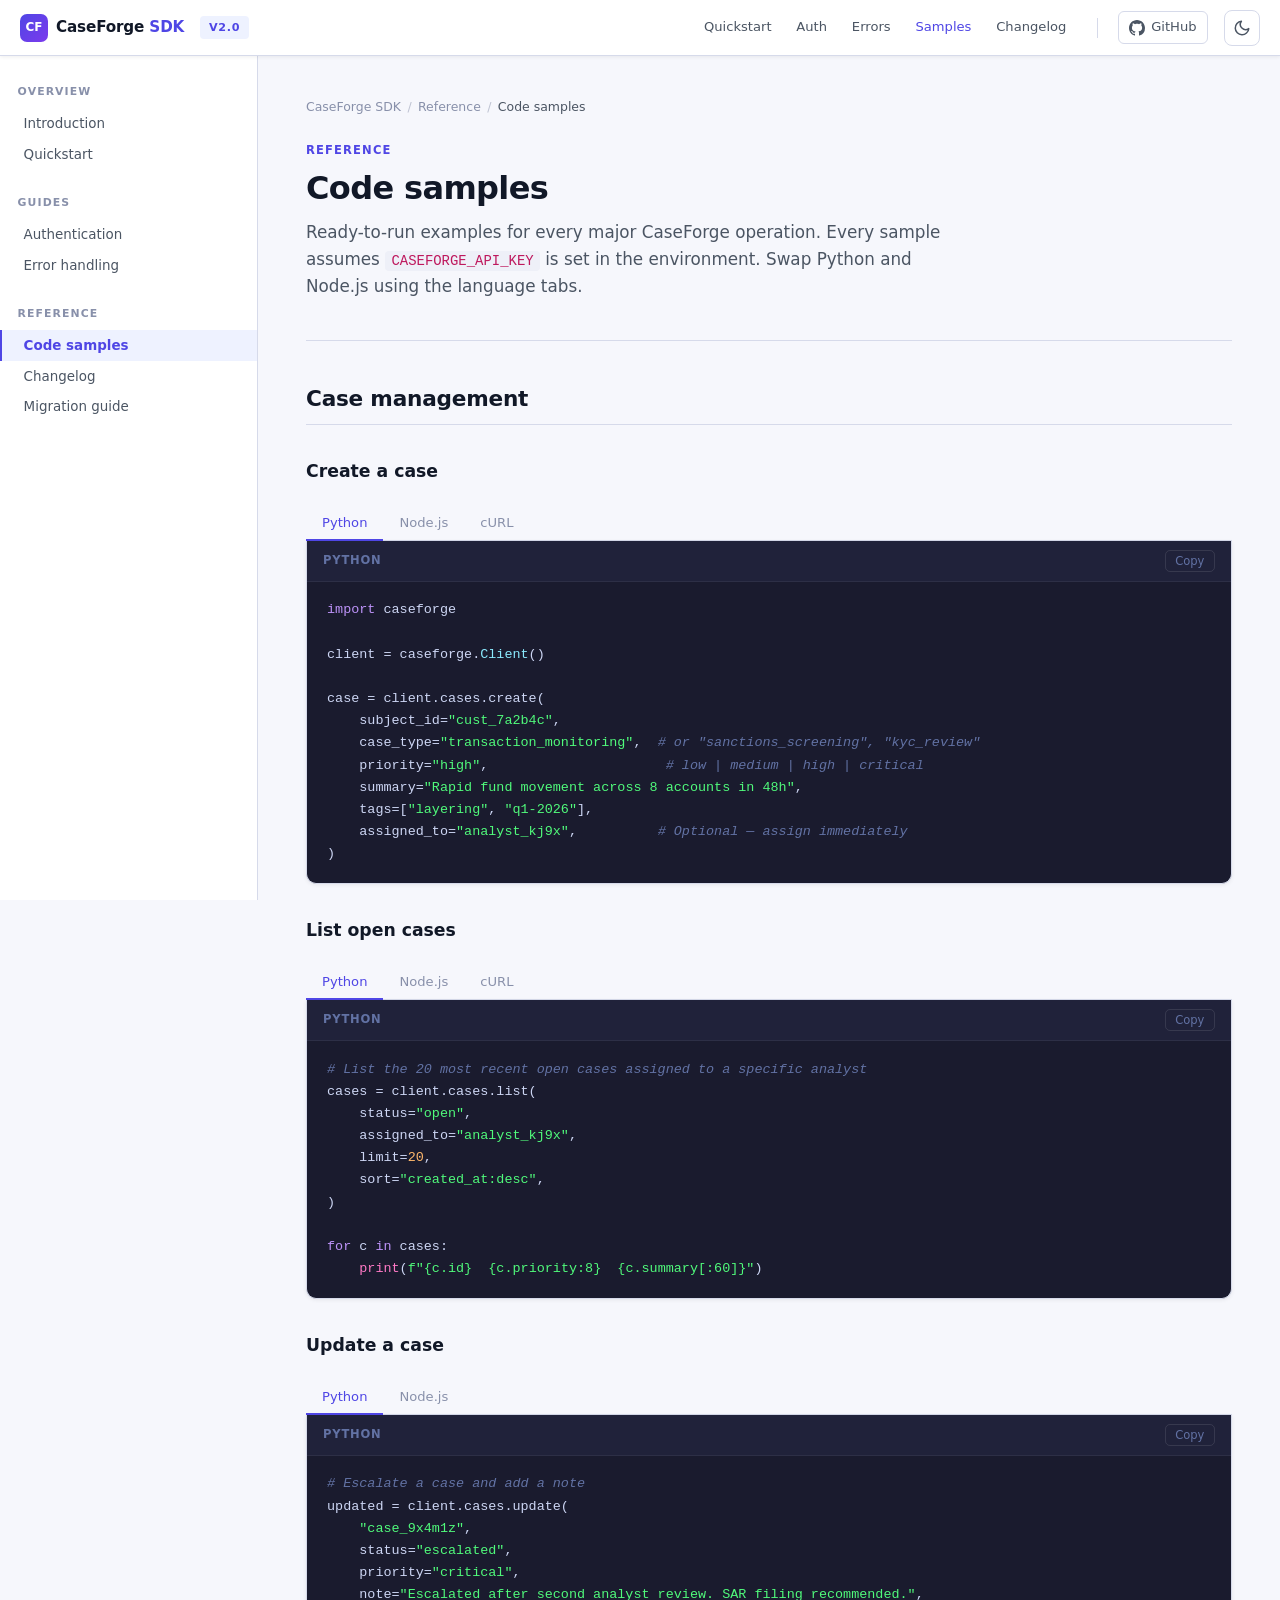
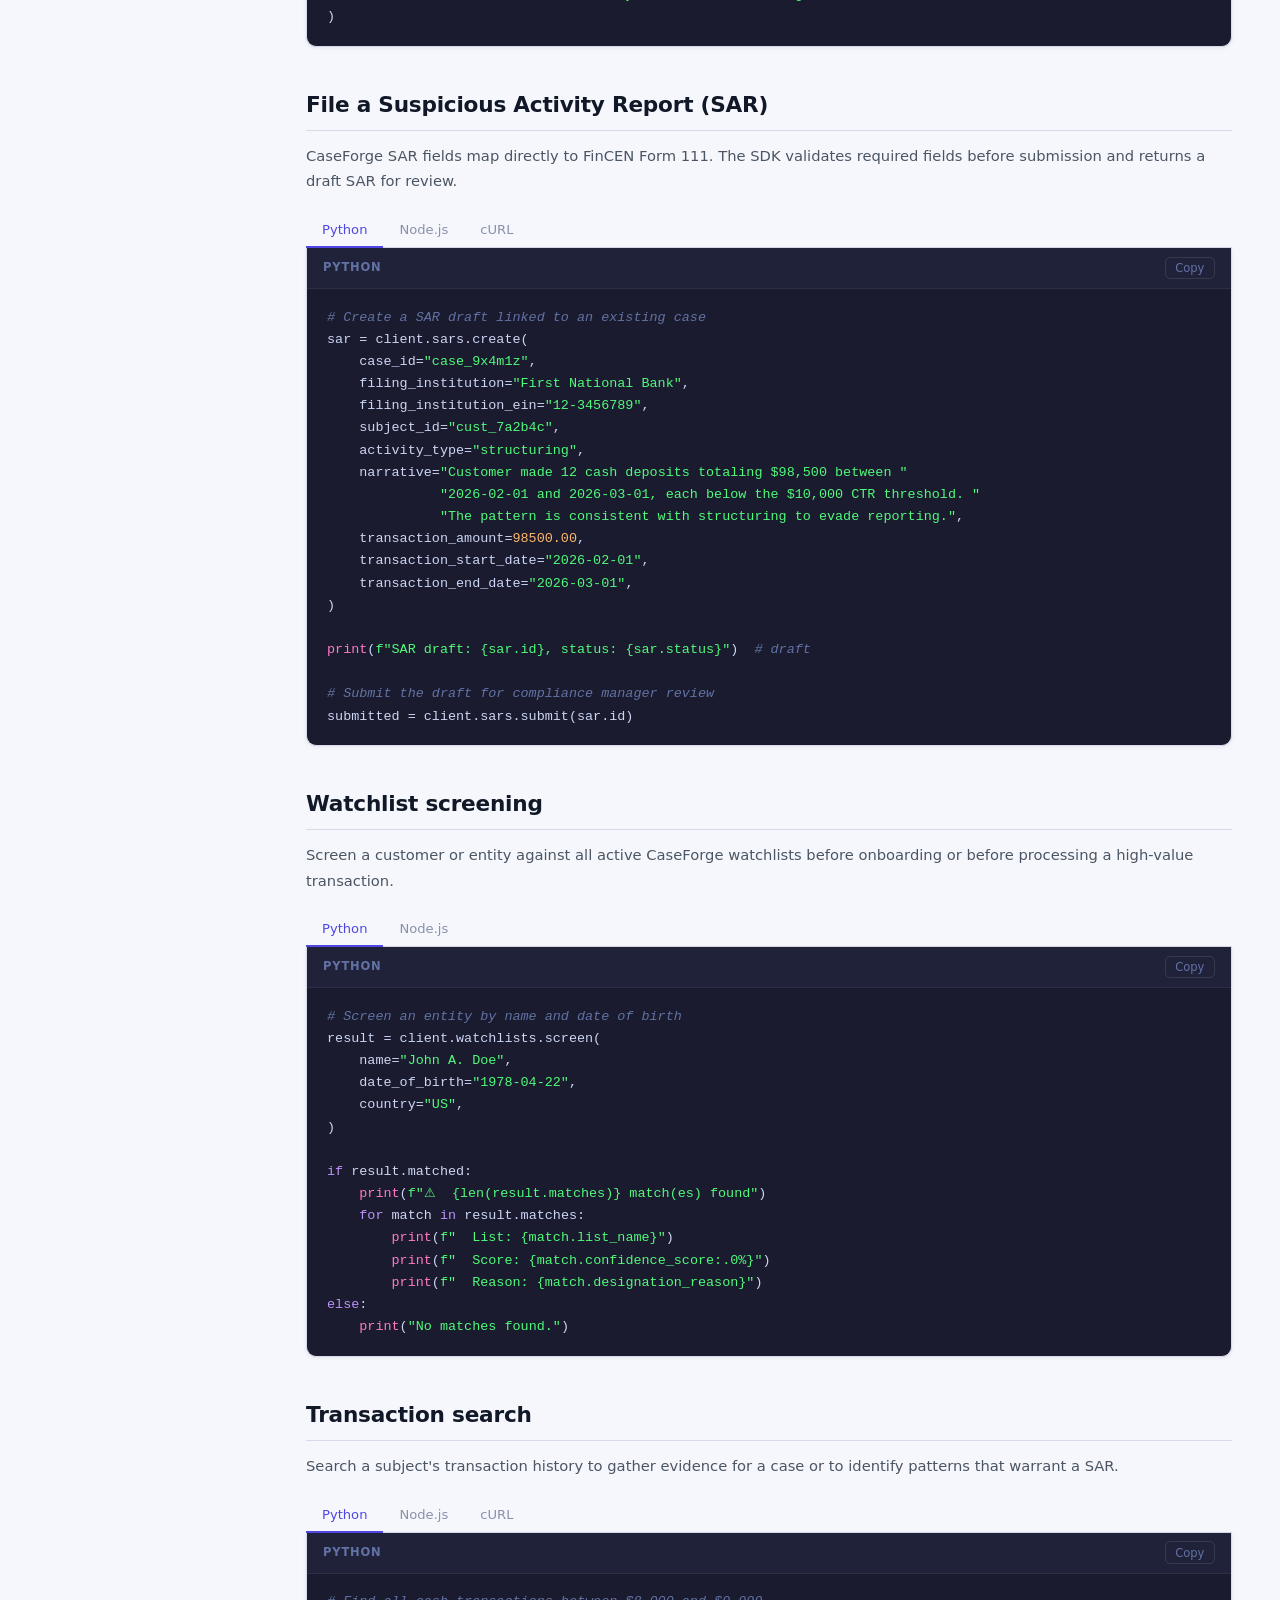
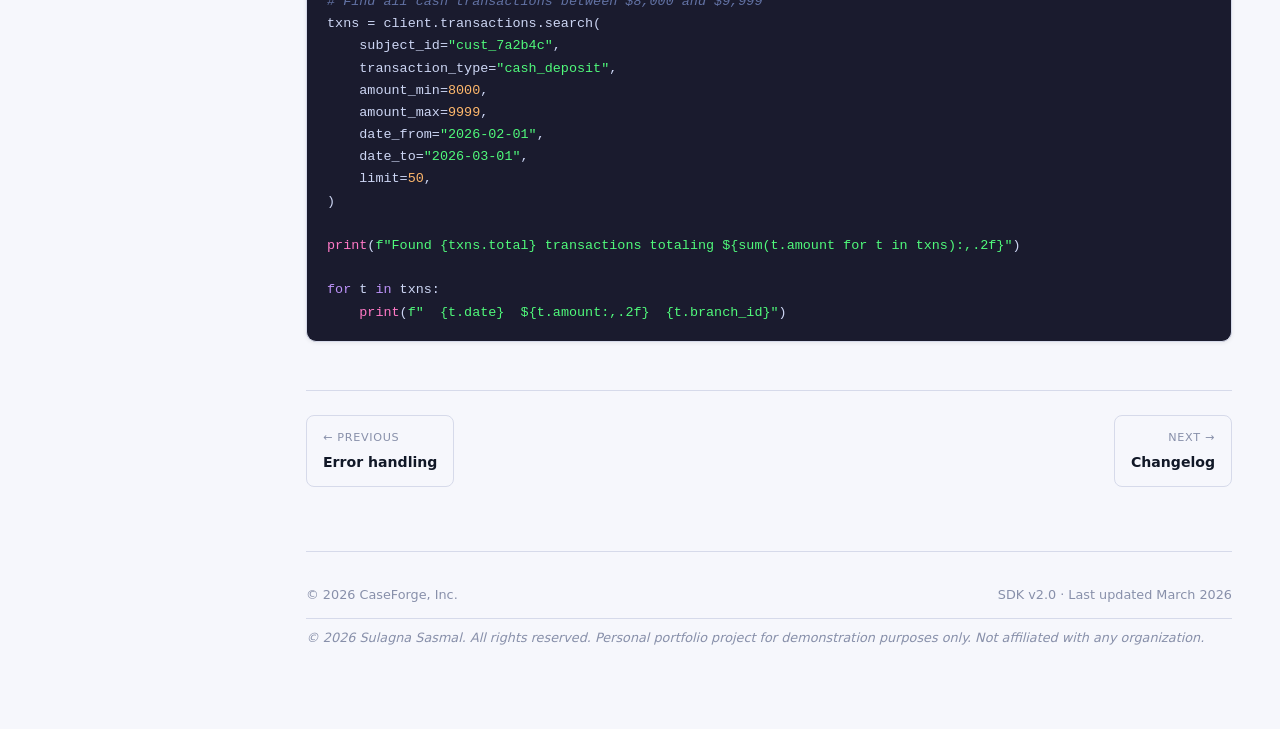
<file: code-samples.html>
<!DOCTYPE html>
<html lang="en">
<head>
  <meta charset="UTF-8" />
  <meta name="viewport" content="width=device-width, initial-scale=1.0" />
  <title>Code Samples — CaseForge SDK</title>
  <meta name="description" content="Fully working Python, Node.js, and cURL code samples for CaseForge SDK operations: case management, SAR filing, watchlist screening, and transaction search." />
  <link rel="stylesheet" href="assets/style.css" />
  <script>
    (function(){var t=localStorage.getItem('cf-theme');if(t){document.documentElement.setAttribute('data-theme',t);}else if(window.matchMedia('(prefers-color-scheme: dark)').matches){document.documentElement.setAttribute('data-theme','dark');}else{document.documentElement.setAttribute('data-theme','light');}})();
  </script>
</head>
<body>

<header class="site-header">
  <button class="hamburger" id="hamburger" aria-label="Open navigation">&#9776;</button>
  <a class="site-logo" href="index.html">
    <span class="logo-mark">CF</span>
    <span class="logo-name">CaseForge <span class="logo-sdk">SDK</span></span>
  </a>
  <span class="header-version">v2.0</span>
  <div class="header-spacer"></div>
  <nav class="header-links">
    <a href="quickstart.html">Quickstart</a>
    <a href="authentication.html">Auth</a>
    <a href="error-handling.html">Errors</a>
    <a href="code-samples.html" class="active">Samples</a>
    <a href="changelog.html">Changelog</a>
  </nav>
  <div class="header-sep"></div>
  <a class="github-btn" href="https://github.com/SulagnaSasmal/caseforge-sdk-docs" target="_blank" rel="noopener">
    <svg viewBox="0 0 16 16" fill="currentColor"><path d="M8 0C3.58 0 0 3.58 0 8c0 3.54 2.29 6.53 5.47 7.59.4.07.55-.17.55-.38 0-.19-.01-.82-.01-1.49-2.01.37-2.53-.49-2.69-.94-.09-.23-.48-.94-.82-1.13-.28-.15-.68-.52-.01-.53.63-.01 1.08.58 1.23.82.72 1.21 1.87.87 2.33.66.07-.52.28-.87.51-1.07-1.78-.2-3.64-.89-3.64-3.95 0-.87.31-1.59.82-2.15-.08-.2-.36-1.02.08-2.12 0 0 .67-.21 2.2.82.64-.18 1.32-.27 2-.27.68 0 1.36.09 2 .27 1.53-1.04 2.2-.82 2.2-.82.44 1.1.16 1.92.08 2.12.51.56.82 1.27.82 2.15 0 3.07-1.87 3.75-3.65 3.95.29.25.54.73.54 1.48 0 1.07-.01 1.93-.01 2.2 0 .21.15.46.55.38A8.013 8.013 0 0 0 16 8c0-4.42-3.58-8-8-8z"/></svg>
    GitHub
  </a>
  <button class="theme-toggle" id="theme-toggle" aria-label="Toggle theme"></button>
</header>

<div class="layout">
  <nav class="sidebar" id="sidebar">
    <div class="nav-group">
      <div class="nav-group-label">Overview</div>
      <a href="index.html" class="nav-item">Introduction</a>
      <a href="quickstart.html" class="nav-item">Quickstart</a>
    </div>
    <div class="nav-group">
      <div class="nav-group-label">Guides</div>
      <a href="authentication.html" class="nav-item">Authentication</a>
      <a href="error-handling.html" class="nav-item">Error handling</a>
    </div>
    <div class="nav-group">
      <div class="nav-group-label">Reference</div>
      <a href="code-samples.html" class="nav-item active">Code samples</a>
      <a href="changelog.html" class="nav-item">Changelog</a>
      <a href="migration-guide.html" class="nav-item">Migration guide</a>
    </div>
  </nav>

  <main class="main">
    <div class="breadcrumb">
      <a href="index.html">CaseForge SDK</a>
      <span class="sep">/</span>
      <a href="#">Reference</a>
      <span class="sep">/</span>
      <span class="current">Code samples</span>
    </div>

    <div class="page-header">
      <div class="page-eyebrow">Reference</div>
      <h1 class="page-title">Code samples</h1>
      <p class="page-desc">Ready-to-run examples for every major CaseForge operation. Every sample assumes <code>CASEFORGE_API_KEY</code> is set in the environment. Swap Python and Node.js using the language tabs.</p>
    </div>

    <h2>Case management</h2>

    <h3>Create a case</h3>
    <div class="code-tabs">
      <div class="tab-bar">
        <button class="tab-btn active">Python</button>
        <button class="tab-btn">Node.js</button>
        <button class="tab-btn">cURL</button>
      </div>
      <div class="tab-panel active">
        <div class="code-block">
          <div class="code-header"><span class="code-lang">Python</span><button class="code-copy">Copy</button></div>
          <pre><code><span class="kw">import</span> caseforge

client = caseforge.<span class="tp">Client</span>()

case = client.cases.create(
    subject_id=<span class="str">"cust_7a2b4c"</span>,
    case_type=<span class="str">"transaction_monitoring"</span>,  <span class="cm"># or "sanctions_screening", "kyc_review"</span>
    priority=<span class="str">"high"</span>,                      <span class="cm"># low | medium | high | critical</span>
    summary=<span class="str">"Rapid fund movement across 8 accounts in 48h"</span>,
    tags=[<span class="str">"layering"</span>, <span class="str">"q1-2026"</span>],
    assigned_to=<span class="str">"analyst_kj9x"</span>,          <span class="cm"># Optional — assign immediately</span>
)</code></pre>
        </div>
      </div>
      <div class="tab-panel">
        <div class="code-block">
          <div class="code-header"><span class="code-lang">Node.js</span><button class="code-copy">Copy</button></div>
          <pre><code><span class="kw">import</span> CaseForge <span class="kw">from</span> <span class="str">'@caseforge/sdk'</span>;

<span class="kw">const</span> client = <span class="kw">new</span> <span class="tp">CaseForge</span>();

<span class="kw">const</span> aCase = <span class="kw">await</span> client.cases.create({
  subjectId:  <span class="str">'cust_7a2b4c'</span>,
  caseType:   <span class="str">'transaction_monitoring'</span>,
  priority:   <span class="str">'high'</span>,
  summary:    <span class="str">'Rapid fund movement across 8 accounts in 48h'</span>,
  tags:       [<span class="str">'layering'</span>, <span class="str">'q1-2026'</span>],
  assignedTo: <span class="str">'analyst_kj9x'</span>,
});</code></pre>
        </div>
      </div>
      <div class="tab-panel">
        <div class="code-block">
          <div class="code-header"><span class="code-lang">cURL</span><button class="code-copy">Copy</button></div>
          <pre><code>curl -X POST https://api.caseforge.io/v2/cases \
  -H <span class="str">"Authorization: Bearer $CASEFORGE_API_KEY"</span> \
  -H <span class="str">"Content-Type: application/json"</span> \
  -d <span class="str">'{
    "subject_id":  "cust_7a2b4c",
    "case_type":   "transaction_monitoring",
    "priority":    "high",
    "summary":     "Rapid fund movement across 8 accounts in 48h",
    "tags":        ["layering", "q1-2026"]
  }'</span></code></pre>
        </div>
      </div>
    </div>

    <h3>List open cases</h3>
    <div class="code-tabs">
      <div class="tab-bar">
        <button class="tab-btn active">Python</button>
        <button class="tab-btn">Node.js</button>
        <button class="tab-btn">cURL</button>
      </div>
      <div class="tab-panel active">
        <div class="code-block">
          <div class="code-header"><span class="code-lang">Python</span><button class="code-copy">Copy</button></div>
          <pre><code><span class="cm"># List the 20 most recent open cases assigned to a specific analyst</span>
cases = client.cases.list(
    status=<span class="str">"open"</span>,
    assigned_to=<span class="str">"analyst_kj9x"</span>,
    limit=<span class="num">20</span>,
    sort=<span class="str">"created_at:desc"</span>,
)

<span class="kw">for</span> c <span class="kw">in</span> cases:
    <span class="fn">print</span>(<span class="str">f"{c.id}  {c.priority:8}  {c.summary[:60]}"</span>)</code></pre>
        </div>
      </div>
      <div class="tab-panel">
        <div class="code-block">
          <div class="code-header"><span class="code-lang">Node.js</span><button class="code-copy">Copy</button></div>
          <pre><code><span class="kw">const</span> cases = <span class="kw">await</span> client.cases.list({
  status:     <span class="str">'open'</span>,
  assignedTo: <span class="str">'analyst_kj9x'</span>,
  limit:      <span class="num">20</span>,
  sort:       <span class="str">'created_at:desc'</span>,
});

<span class="kw">for</span> (<span class="kw">const</span> c <span class="kw">of</span> cases) {
  console.<span class="fn">log</span>(c.id, c.priority, c.summary.<span class="fn">slice</span>(<span class="num">0</span>, <span class="num">60</span>));
}</code></pre>
        </div>
      </div>
      <div class="tab-panel">
        <div class="code-block">
          <div class="code-header"><span class="code-lang">cURL</span><button class="code-copy">Copy</button></div>
          <pre><code>curl "https://api.caseforge.io/v2/cases?status=open&assigned_to=analyst_kj9x&limit=20&sort=created_at:desc" \
  -H <span class="str">"Authorization: Bearer $CASEFORGE_API_KEY"</span></code></pre>
        </div>
      </div>
    </div>

    <h3>Update a case</h3>
    <div class="code-tabs">
      <div class="tab-bar">
        <button class="tab-btn active">Python</button>
        <button class="tab-btn">Node.js</button>
      </div>
      <div class="tab-panel active">
        <div class="code-block">
          <div class="code-header"><span class="code-lang">Python</span><button class="code-copy">Copy</button></div>
          <pre><code><span class="cm"># Escalate a case and add a note</span>
updated = client.cases.update(
    <span class="str">"case_9x4m1z"</span>,
    status=<span class="str">"escalated"</span>,
    priority=<span class="str">"critical"</span>,
    note=<span class="str">"Escalated after second analyst review. SAR filing recommended."</span>,
)</code></pre>
        </div>
      </div>
      <div class="tab-panel">
        <div class="code-block">
          <div class="code-header"><span class="code-lang">Node.js</span><button class="code-copy">Copy</button></div>
          <pre><code><span class="kw">const</span> updated = <span class="kw">await</span> client.cases.update(<span class="str">'case_9x4m1z'</span>, {
  status:   <span class="str">'escalated'</span>,
  priority: <span class="str">'critical'</span>,
  note:     <span class="str">'Escalated after second analyst review. SAR filing recommended.'</span>,
});</code></pre>
        </div>
      </div>
    </div>

    <h2>File a Suspicious Activity Report (SAR)</h2>
    <p>CaseForge SAR fields map directly to FinCEN Form 111. The SDK validates required fields before submission and returns a draft SAR for review.</p>

    <div class="code-tabs">
      <div class="tab-bar">
        <button class="tab-btn active">Python</button>
        <button class="tab-btn">Node.js</button>
        <button class="tab-btn">cURL</button>
      </div>
      <div class="tab-panel active">
        <div class="code-block">
          <div class="code-header"><span class="code-lang">Python</span><button class="code-copy">Copy</button></div>
          <pre><code><span class="cm"># Create a SAR draft linked to an existing case</span>
sar = client.sars.create(
    case_id=<span class="str">"case_9x4m1z"</span>,
    filing_institution=<span class="str">"First National Bank"</span>,
    filing_institution_ein=<span class="str">"12-3456789"</span>,
    subject_id=<span class="str">"cust_7a2b4c"</span>,
    activity_type=<span class="str">"structuring"</span>,
    narrative=<span class="str">"Customer made 12 cash deposits totaling $98,500 between "
              "2026-02-01 and 2026-03-01, each below the $10,000 CTR threshold. "
              "The pattern is consistent with structuring to evade reporting."</span>,
    transaction_amount=<span class="num">98500.00</span>,
    transaction_start_date=<span class="str">"2026-02-01"</span>,
    transaction_end_date=<span class="str">"2026-03-01"</span>,
)

<span class="fn">print</span>(<span class="str">f"SAR draft: {sar.id}, status: {sar.status}"</span>)  <span class="cm"># draft</span>

<span class="cm"># Submit the draft for compliance manager review</span>
submitted = client.sars.submit(sar.id)</code></pre>
        </div>
      </div>
      <div class="tab-panel">
        <div class="code-block">
          <div class="code-header"><span class="code-lang">Node.js</span><button class="code-copy">Copy</button></div>
          <pre><code><span class="kw">const</span> sar = <span class="kw">await</span> client.sars.create({
  caseId:               <span class="str">'case_9x4m1z'</span>,
  filingInstitution:    <span class="str">'First National Bank'</span>,
  filingInstitutionEin: <span class="str">'12-3456789'</span>,
  subjectId:            <span class="str">'cust_7a2b4c'</span>,
  activityType:         <span class="str">'structuring'</span>,
  narrative:            <span class="str">'Customer made 12 cash deposits totaling $98,500 ...'</span>,
  transactionAmount:    <span class="num">98500.00</span>,
  transactionStartDate: <span class="str">'2026-02-01'</span>,
  transactionEndDate:   <span class="str">'2026-03-01'</span>,
});

console.<span class="fn">log</span>(sar.id, sar.status);  <span class="cm">// draft</span>

<span class="kw">const</span> submitted = <span class="kw">await</span> client.sars.submit(sar.id);</code></pre>
        </div>
      </div>
      <div class="tab-panel">
        <div class="code-block">
          <div class="code-header"><span class="code-lang">cURL</span><button class="code-copy">Copy</button></div>
          <pre><code>curl -X POST https://api.caseforge.io/v2/sars \
  -H <span class="str">"Authorization: Bearer $CASEFORGE_API_KEY"</span> \
  -H <span class="str">"Content-Type: application/json"</span> \
  -d <span class="str">'{
    "case_id":                "case_9x4m1z",
    "filing_institution":     "First National Bank",
    "filing_institution_ein": "12-3456789",
    "subject_id":             "cust_7a2b4c",
    "activity_type":          "structuring",
    "transaction_amount":     98500.00,
    "transaction_start_date": "2026-02-01",
    "transaction_end_date":   "2026-03-01",
    "narrative":              "Customer made 12 cash deposits..."
  }'</span></code></pre>
        </div>
      </div>
    </div>

    <h2>Watchlist screening</h2>
    <p>Screen a customer or entity against all active CaseForge watchlists before onboarding or before processing a high-value transaction.</p>

    <div class="code-tabs">
      <div class="tab-bar">
        <button class="tab-btn active">Python</button>
        <button class="tab-btn">Node.js</button>
      </div>
      <div class="tab-panel active">
        <div class="code-block">
          <div class="code-header"><span class="code-lang">Python</span><button class="code-copy">Copy</button></div>
          <pre><code><span class="cm"># Screen an entity by name and date of birth</span>
result = client.watchlists.screen(
    name=<span class="str">"John A. Doe"</span>,
    date_of_birth=<span class="str">"1978-04-22"</span>,
    country=<span class="str">"US"</span>,
)

<span class="kw">if</span> result.matched:
    <span class="fn">print</span>(<span class="str">f"⚠  {len(result.matches)} match(es) found"</span>)
    <span class="kw">for</span> match <span class="kw">in</span> result.matches:
        <span class="fn">print</span>(<span class="str">f"  List: {match.list_name}"</span>)
        <span class="fn">print</span>(<span class="str">f"  Score: {match.confidence_score:.0%}"</span>)
        <span class="fn">print</span>(<span class="str">f"  Reason: {match.designation_reason}"</span>)
<span class="kw">else</span>:
    <span class="fn">print</span>(<span class="str">"No matches found."</span>)</code></pre>
        </div>
      </div>
      <div class="tab-panel">
        <div class="code-block">
          <div class="code-header"><span class="code-lang">Node.js</span><button class="code-copy">Copy</button></div>
          <pre><code><span class="kw">const</span> result = <span class="kw">await</span> client.watchlists.screen({
  name:        <span class="str">'John A. Doe'</span>,
  dateOfBirth: <span class="str">'1978-04-22'</span>,
  country:     <span class="str">'US'</span>,
});

<span class="kw">if</span> (result.matched) {
  console.<span class="fn">log</span>(<span class="str">`⚠  <span class="tp">${result.matches.length}</span> match(es) found`</span>);
  result.matches.<span class="fn">forEach</span>(m => {
    console.<span class="fn">log</span>(<span class="str">`  List: <span class="tp">${m.listName}</span>, Score: <span class="tp">${(m.confidenceScore * 100).toFixed(0)}</span>%`</span>);
  });
} <span class="kw">else</span> {
  console.<span class="fn">log</span>(<span class="str">'No matches found.'</span>);
}</code></pre>
        </div>
      </div>
    </div>

    <h2>Transaction search</h2>
    <p>Search a subject's transaction history to gather evidence for a case or to identify patterns that warrant a SAR.</p>

    <div class="code-tabs">
      <div class="tab-bar">
        <button class="tab-btn active">Python</button>
        <button class="tab-btn">Node.js</button>
        <button class="tab-btn">cURL</button>
      </div>
      <div class="tab-panel active">
        <div class="code-block">
          <div class="code-header"><span class="code-lang">Python</span><button class="code-copy">Copy</button></div>
          <pre><code><span class="cm"># Find all cash transactions between $8,000 and $9,999</span>
txns = client.transactions.search(
    subject_id=<span class="str">"cust_7a2b4c"</span>,
    transaction_type=<span class="str">"cash_deposit"</span>,
    amount_min=<span class="num">8000</span>,
    amount_max=<span class="num">9999</span>,
    date_from=<span class="str">"2026-02-01"</span>,
    date_to=<span class="str">"2026-03-01"</span>,
    limit=<span class="num">50</span>,
)

<span class="fn">print</span>(<span class="str">f"Found {txns.total} transactions totaling ${sum(t.amount for t in txns):,.2f}"</span>)

<span class="kw">for</span> t <span class="kw">in</span> txns:
    <span class="fn">print</span>(<span class="str">f"  {t.date}  ${t.amount:,.2f}  {t.branch_id}"</span>)</code></pre>
        </div>
      </div>
      <div class="tab-panel">
        <div class="code-block">
          <div class="code-header"><span class="code-lang">Node.js</span><button class="code-copy">Copy</button></div>
          <pre><code><span class="kw">const</span> txns = <span class="kw">await</span> client.transactions.search({
  subjectId:       <span class="str">'cust_7a2b4c'</span>,
  transactionType: <span class="str">'cash_deposit'</span>,
  amountMin:       <span class="num">8000</span>,
  amountMax:       <span class="num">9999</span>,
  dateFrom:        <span class="str">'2026-02-01'</span>,
  dateTo:          <span class="str">'2026-03-01'</span>,
  limit:           <span class="num">50</span>,
});

<span class="kw">const</span> total = txns.<span class="fn">reduce</span>((s, t) => s + t.amount, <span class="num">0</span>);
console.<span class="fn">log</span>(<span class="str">`<span class="tp">${txns.total}</span> transactions totalling $<span class="tp">${total.toLocaleString()}</span>`</span>);</code></pre>
        </div>
      </div>
      <div class="tab-panel">
        <div class="code-block">
          <div class="code-header"><span class="code-lang">cURL</span><button class="code-copy">Copy</button></div>
          <pre><code>curl "https://api.caseforge.io/v2/transactions/search" \
  -X POST \
  -H <span class="str">"Authorization: Bearer $CASEFORGE_API_KEY"</span> \
  -H <span class="str">"Content-Type: application/json"</span> \
  -d <span class="str">'{
    "subject_id":       "cust_7a2b4c",
    "transaction_type": "cash_deposit",
    "amount_min":       8000,
    "amount_max":       9999,
    "date_from":        "2026-02-01",
    "date_to":          "2026-03-01"
  }'</span></code></pre>
        </div>
      </div>
    </div>

    <nav class="doc-nav">
      <a href="error-handling.html" class="doc-nav-item">
        <span class="doc-nav-dir">← Previous</span>
        <span class="doc-nav-label">Error handling</span>
      </a>
      <a href="changelog.html" class="doc-nav-item next">
        <span class="doc-nav-dir">Next →</span>
        <span class="doc-nav-label">Changelog</span>
      </a>
    </nav>

    <footer>
      <span>&copy; 2026 CaseForge, Inc.</span>
      <span>SDK v2.0 · Last updated March 2026</span>
      <span class="copyright">&copy; 2026 Sulagna Sasmal. All rights reserved. Personal portfolio project for demonstration purposes only. Not affiliated with any organization.</span>
    </footer>
  </main>
</div>

<script src="assets/scripts.js"></script>
</body>
</html>
</file>
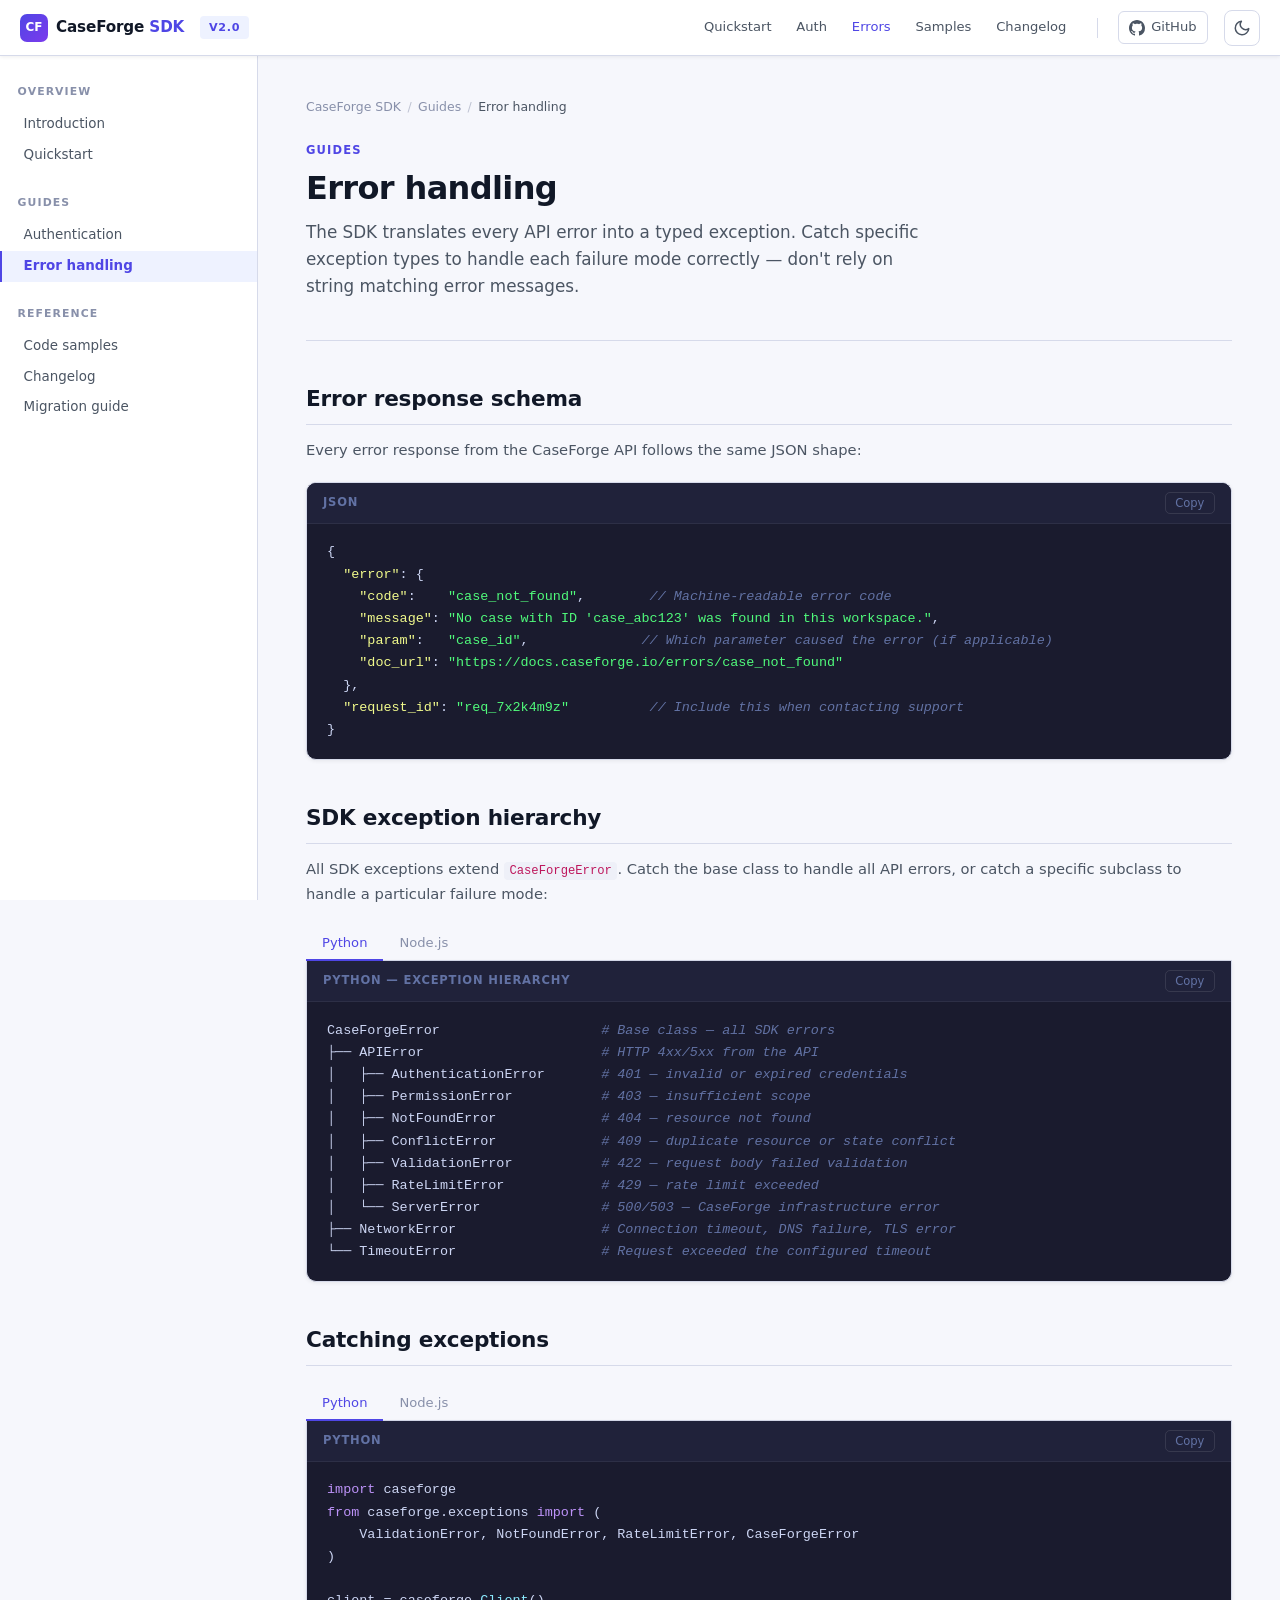
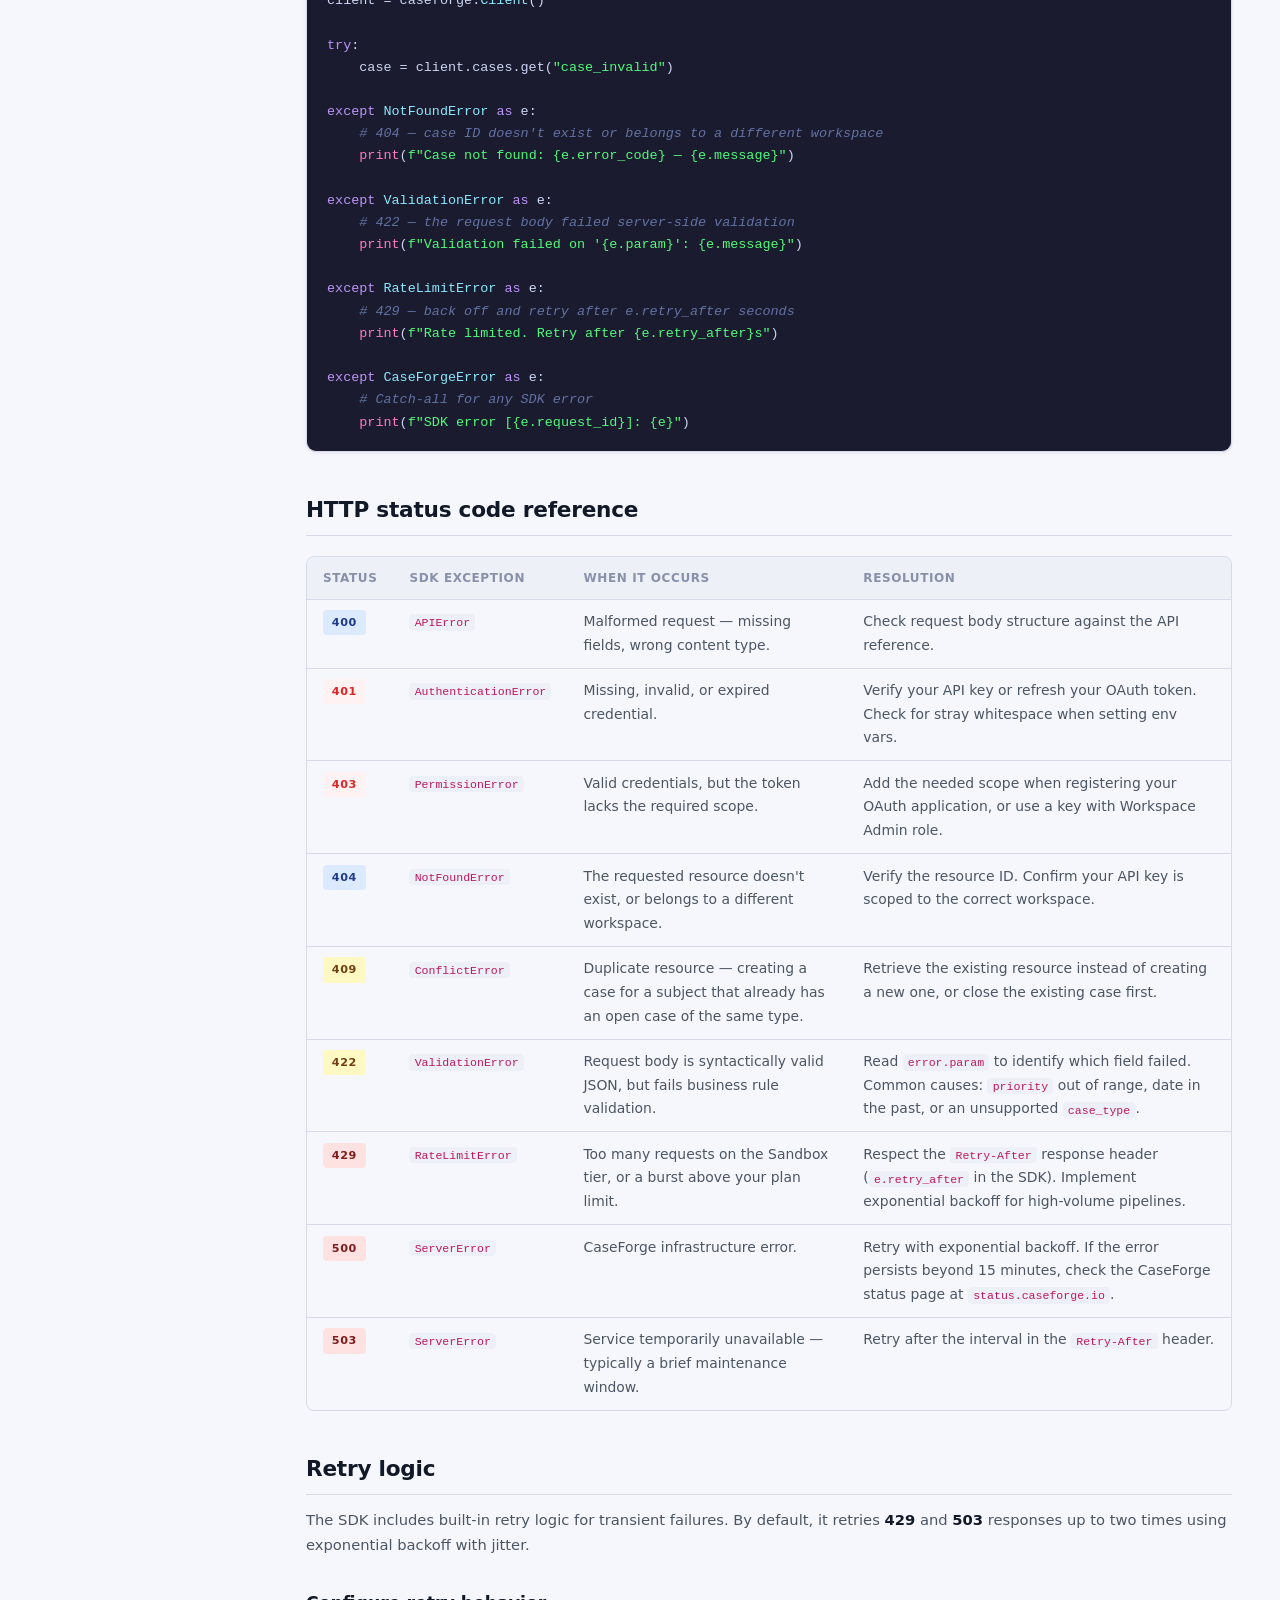
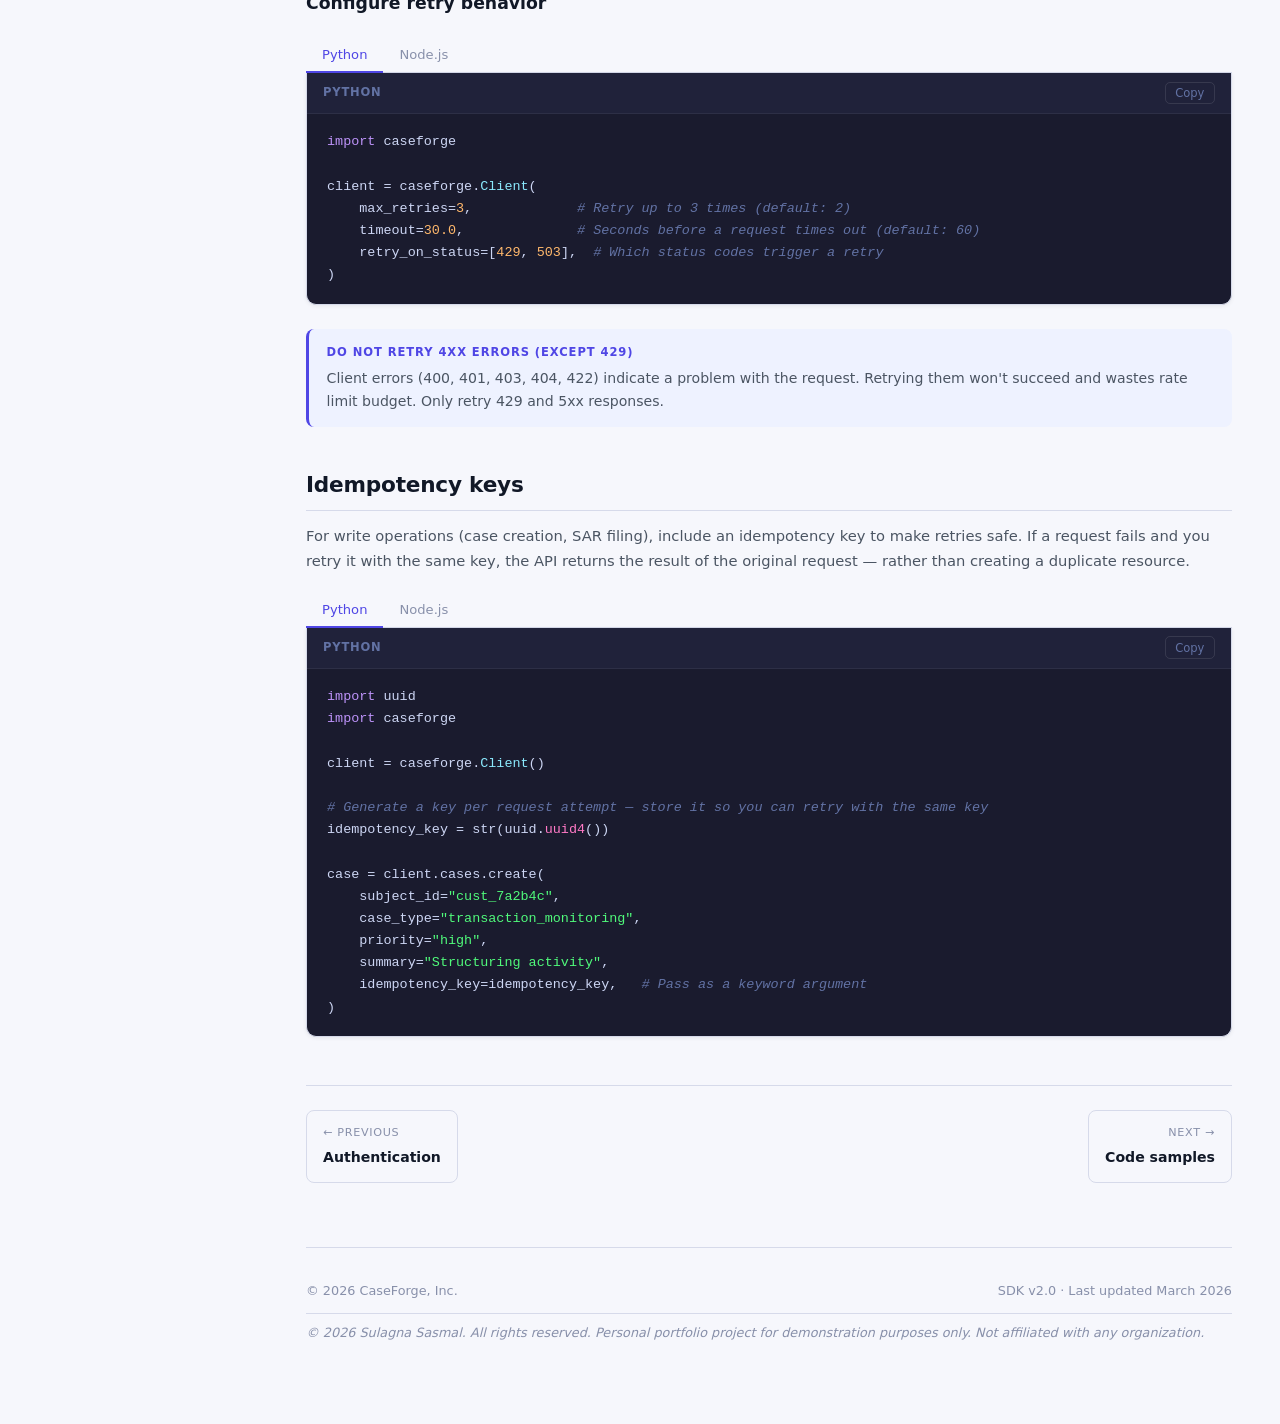
<file: error-handling.html>
<!DOCTYPE html>
<html lang="en">
<head>
  <meta charset="UTF-8" />
  <meta name="viewport" content="width=device-width, initial-scale=1.0" />
  <title>Error Handling — CaseForge SDK</title>
  <meta name="description" content="HTTP status codes, SDK exception types, retry logic, idempotency keys, and error resolution guidance for the CaseForge SDK." />
  <link rel="stylesheet" href="assets/style.css" />
  <script>
    (function(){var t=localStorage.getItem('cf-theme');if(t){document.documentElement.setAttribute('data-theme',t);}else if(window.matchMedia('(prefers-color-scheme: dark)').matches){document.documentElement.setAttribute('data-theme','dark');}else{document.documentElement.setAttribute('data-theme','light');}})();
  </script>
</head>
<body>

<header class="site-header">
  <button class="hamburger" id="hamburger" aria-label="Open navigation">&#9776;</button>
  <a class="site-logo" href="index.html">
    <span class="logo-mark">CF</span>
    <span class="logo-name">CaseForge <span class="logo-sdk">SDK</span></span>
  </a>
  <span class="header-version">v2.0</span>
  <div class="header-spacer"></div>
  <nav class="header-links">
    <a href="quickstart.html">Quickstart</a>
    <a href="authentication.html">Auth</a>
    <a href="error-handling.html" class="active">Errors</a>
    <a href="code-samples.html">Samples</a>
    <a href="changelog.html">Changelog</a>
  </nav>
  <div class="header-sep"></div>
  <a class="github-btn" href="https://github.com/SulagnaSasmal/caseforge-sdk-docs" target="_blank" rel="noopener">
    <svg viewBox="0 0 16 16" fill="currentColor"><path d="M8 0C3.58 0 0 3.58 0 8c0 3.54 2.29 6.53 5.47 7.59.4.07.55-.17.55-.38 0-.19-.01-.82-.01-1.49-2.01.37-2.53-.49-2.69-.94-.09-.23-.48-.94-.82-1.13-.28-.15-.68-.52-.01-.53.63-.01 1.08.58 1.23.82.72 1.21 1.87.87 2.33.66.07-.52.28-.87.51-1.07-1.78-.2-3.64-.89-3.64-3.95 0-.87.31-1.59.82-2.15-.08-.2-.36-1.02.08-2.12 0 0 .67-.21 2.2.82.64-.18 1.32-.27 2-.27.68 0 1.36.09 2 .27 1.53-1.04 2.2-.82 2.2-.82.44 1.1.16 1.92.08 2.12.51.56.82 1.27.82 2.15 0 3.07-1.87 3.75-3.65 3.95.29.25.54.73.54 1.48 0 1.07-.01 1.93-.01 2.2 0 .21.15.46.55.38A8.013 8.013 0 0 0 16 8c0-4.42-3.58-8-8-8z"/></svg>
    GitHub
  </a>
  <button class="theme-toggle" id="theme-toggle" aria-label="Toggle theme"></button>
</header>

<div class="layout">
  <nav class="sidebar" id="sidebar">
    <div class="nav-group">
      <div class="nav-group-label">Overview</div>
      <a href="index.html" class="nav-item">Introduction</a>
      <a href="quickstart.html" class="nav-item">Quickstart</a>
    </div>
    <div class="nav-group">
      <div class="nav-group-label">Guides</div>
      <a href="authentication.html" class="nav-item">Authentication</a>
      <a href="error-handling.html" class="nav-item active">Error handling</a>
    </div>
    <div class="nav-group">
      <div class="nav-group-label">Reference</div>
      <a href="code-samples.html" class="nav-item">Code samples</a>
      <a href="changelog.html" class="nav-item">Changelog</a>
      <a href="migration-guide.html" class="nav-item">Migration guide</a>
    </div>
  </nav>

  <main class="main">
    <div class="breadcrumb">
      <a href="index.html">CaseForge SDK</a>
      <span class="sep">/</span>
      <a href="#">Guides</a>
      <span class="sep">/</span>
      <span class="current">Error handling</span>
    </div>

    <div class="page-header">
      <div class="page-eyebrow">Guides</div>
      <h1 class="page-title">Error handling</h1>
      <p class="page-desc">The SDK translates every API error into a typed exception. Catch specific exception types to handle each failure mode correctly — don't rely on string matching error messages.</p>
    </div>

    <h2>Error response schema</h2>
    <p>Every error response from the CaseForge API follows the same JSON shape:</p>

    <div class="code-block">
      <div class="code-header"><span class="code-lang">JSON</span><button class="code-copy">Copy</button></div>
      <pre><code>{
  <span class="at">"error"</span>: {
    <span class="at">"code"</span>:    <span class="str">"case_not_found"</span>,        <span class="cm">// Machine-readable error code</span>
    <span class="at">"message"</span>: <span class="str">"No case with ID 'case_abc123' was found in this workspace."</span>,
    <span class="at">"param"</span>:   <span class="str">"case_id"</span>,              <span class="cm">// Which parameter caused the error (if applicable)</span>
    <span class="at">"doc_url"</span>: <span class="str">"https://docs.caseforge.io/errors/case_not_found"</span>
  },
  <span class="at">"request_id"</span>: <span class="str">"req_7x2k4m9z"</span>          <span class="cm">// Include this when contacting support</span>
}</code></pre>
    </div>

    <h2>SDK exception hierarchy</h2>
    <p>All SDK exceptions extend <code>CaseForgeError</code>. Catch the base class to handle all API errors, or catch a specific subclass to handle a particular failure mode:</p>

    <div class="code-tabs">
      <div class="tab-bar">
        <button class="tab-btn active">Python</button>
        <button class="tab-btn">Node.js</button>
      </div>
      <div class="tab-panel active">
        <div class="code-block">
          <div class="code-header"><span class="code-lang">Python — exception hierarchy</span><button class="code-copy">Copy</button></div>
          <pre><code>CaseForgeError                    <span class="cm"># Base class — all SDK errors</span>
├── APIError                      <span class="cm"># HTTP 4xx/5xx from the API</span>
│   ├── AuthenticationError       <span class="cm"># 401 — invalid or expired credentials</span>
│   ├── PermissionError           <span class="cm"># 403 — insufficient scope</span>
│   ├── NotFoundError             <span class="cm"># 404 — resource not found</span>
│   ├── ConflictError             <span class="cm"># 409 — duplicate resource or state conflict</span>
│   ├── ValidationError           <span class="cm"># 422 — request body failed validation</span>
│   ├── RateLimitError            <span class="cm"># 429 — rate limit exceeded</span>
│   └── ServerError               <span class="cm"># 500/503 — CaseForge infrastructure error</span>
├── NetworkError                  <span class="cm"># Connection timeout, DNS failure, TLS error</span>
└── TimeoutError                  <span class="cm"># Request exceeded the configured timeout</span></code></pre>
        </div>
      </div>
      <div class="tab-panel">
        <div class="code-block">
          <div class="code-header"><span class="code-lang">Node.js — exception hierarchy</span><button class="code-copy">Copy</button></div>
          <pre><code>CaseForgeError                    <span class="cm">// Base class — all SDK errors</span>
├── APIError                      <span class="cm">// HTTP 4xx/5xx from the API</span>
│   ├── AuthenticationError       <span class="cm">// 401</span>
│   ├── PermissionError           <span class="cm">// 403</span>
│   ├── NotFoundError             <span class="cm">// 404</span>
│   ├── ConflictError             <span class="cm">// 409</span>
│   ├── ValidationError           <span class="cm">// 422</span>
│   ├── RateLimitError            <span class="cm">// 429</span>
│   └── ServerError               <span class="cm">// 500/503</span>
├── NetworkError                  <span class="cm">// Connection-level errors</span>
└── TimeoutError                  <span class="cm">// Request timed out</span></code></pre>
        </div>
      </div>
    </div>

    <h2>Catching exceptions</h2>
    <div class="code-tabs">
      <div class="tab-bar">
        <button class="tab-btn active">Python</button>
        <button class="tab-btn">Node.js</button>
      </div>
      <div class="tab-panel active">
        <div class="code-block">
          <div class="code-header"><span class="code-lang">Python</span><button class="code-copy">Copy</button></div>
          <pre><code><span class="kw">import</span> caseforge
<span class="kw">from</span> caseforge.exceptions <span class="kw">import</span> (
    ValidationError, NotFoundError, RateLimitError, CaseForgeError
)

client = caseforge.<span class="tp">Client</span>()

<span class="kw">try</span>:
    case = client.cases.get(<span class="str">"case_invalid"</span>)

<span class="kw">except</span> <span class="tp">NotFoundError</span> <span class="kw">as</span> e:
    <span class="cm"># 404 — case ID doesn't exist or belongs to a different workspace</span>
    <span class="fn">print</span>(<span class="str">f"Case not found: {e.error_code} — {e.message}"</span>)

<span class="kw">except</span> <span class="tp">ValidationError</span> <span class="kw">as</span> e:
    <span class="cm"># 422 — the request body failed server-side validation</span>
    <span class="fn">print</span>(<span class="str">f"Validation failed on '{e.param}': {e.message}"</span>)

<span class="kw">except</span> <span class="tp">RateLimitError</span> <span class="kw">as</span> e:
    <span class="cm"># 429 — back off and retry after e.retry_after seconds</span>
    <span class="fn">print</span>(<span class="str">f"Rate limited. Retry after {e.retry_after}s"</span>)

<span class="kw">except</span> <span class="tp">CaseForgeError</span> <span class="kw">as</span> e:
    <span class="cm"># Catch-all for any SDK error</span>
    <span class="fn">print</span>(<span class="str">f"SDK error [{e.request_id}]: {e}"</span>)</code></pre>
        </div>
      </div>
      <div class="tab-panel">
        <div class="code-block">
          <div class="code-header"><span class="code-lang">Node.js</span><button class="code-copy">Copy</button></div>
          <pre><code><span class="kw">import</span> CaseForge, {
  NotFoundError, ValidationError, RateLimitError, CaseForgeError
} <span class="kw">from</span> <span class="str">'@caseforge/sdk'</span>;

<span class="kw">const</span> client = <span class="kw">new</span> <span class="tp">CaseForge</span>();

<span class="kw">try</span> {
  <span class="kw">const</span> aCase = <span class="kw">await</span> client.cases.get(<span class="str">'case_invalid'</span>);

} <span class="kw">catch</span> (e) {
  <span class="kw">if</span> (e <span class="kw">instanceof</span> <span class="tp">NotFoundError</span>) {
    console.<span class="fn">error</span>(<span class="str">`Case not found: <span class="tp">${e.errorCode}</span>`</span>);

  } <span class="kw">else if</span> (e <span class="kw">instanceof</span> <span class="tp">ValidationError</span>) {
    console.<span class="fn">error</span>(<span class="str">`Validation failed on '<span class="tp">${e.param}</span>': <span class="tp">${e.message}</span>`</span>);

  } <span class="kw">else if</span> (e <span class="kw">instanceof</span> <span class="tp">RateLimitError</span>) {
    console.<span class="fn">error</span>(<span class="str">`Rate limited. Retry after <span class="tp">${e.retryAfter}</span>s`</span>);

  } <span class="kw">else if</span> (e <span class="kw">instanceof</span> <span class="tp">CaseForgeError</span>) {
    console.<span class="fn">error</span>(<span class="str">`SDK error [<span class="tp">${e.requestId}</span>]: <span class="tp">${e.message}</span>`</span>);
  }
}</code></pre>
        </div>
      </div>
    </div>

    <h2>HTTP status code reference</h2>
    <div class="table-wrap">
      <table>
        <thead><tr><th>Status</th><th>SDK exception</th><th>When it occurs</th><th>Resolution</th></tr></thead>
        <tbody>
          <tr><td><span class="badge badge-fix">400</span></td><td><code>APIError</code></td><td>Malformed request — missing fields, wrong content type.</td><td>Check request body structure against the API reference.</td></tr>
          <tr><td><span class="badge badge-red">401</span></td><td><code>AuthenticationError</code></td><td>Missing, invalid, or expired credential.</td><td>Verify your API key or refresh your OAuth token. Check for stray whitespace when setting env vars.</td></tr>
          <tr><td><span class="badge badge-red">403</span></td><td><code>PermissionError</code></td><td>Valid credentials, but the token lacks the required scope.</td><td>Add the needed scope when registering your OAuth application, or use a key with Workspace Admin role.</td></tr>
          <tr><td><span class="badge badge-fix">404</span></td><td><code>NotFoundError</code></td><td>The requested resource doesn't exist, or belongs to a different workspace.</td><td>Verify the resource ID. Confirm your API key is scoped to the correct workspace.</td></tr>
          <tr><td><span class="badge badge-dep">409</span></td><td><code>ConflictError</code></td><td>Duplicate resource — creating a case for a subject that already has an open case of the same type.</td><td>Retrieve the existing resource instead of creating a new one, or close the existing case first.</td></tr>
          <tr><td><span class="badge badge-dep">422</span></td><td><code>ValidationError</code></td><td>Request body is syntactically valid JSON, but fails business rule validation.</td><td>Read <code>error.param</code> to identify which field failed. Common causes: <code>priority</code> out of range, date in the past, or an unsupported <code>case_type</code>.</td></tr>
          <tr><td><span class="badge badge-break">429</span></td><td><code>RateLimitError</code></td><td>Too many requests on the Sandbox tier, or a burst above your plan limit.</td><td>Respect the <code>Retry-After</code> response header (<code>e.retry_after</code> in the SDK). Implement exponential backoff for high-volume pipelines.</td></tr>
          <tr><td><span class="badge badge-break">500</span></td><td><code>ServerError</code></td><td>CaseForge infrastructure error.</td><td>Retry with exponential backoff. If the error persists beyond 15 minutes, check the CaseForge status page at <code>status.caseforge.io</code>.</td></tr>
          <tr><td><span class="badge badge-break">503</span></td><td><code>ServerError</code></td><td>Service temporarily unavailable — typically a brief maintenance window.</td><td>Retry after the interval in the <code>Retry-After</code> header.</td></tr>
        </tbody>
      </table>
    </div>

    <h2>Retry logic</h2>
    <p>The SDK includes built-in retry logic for transient failures. By default, it retries <strong>429</strong> and <strong>503</strong> responses up to two times using exponential backoff with jitter.</p>

    <h3>Configure retry behavior</h3>
    <div class="code-tabs">
      <div class="tab-bar">
        <button class="tab-btn active">Python</button>
        <button class="tab-btn">Node.js</button>
      </div>
      <div class="tab-panel active">
        <div class="code-block">
          <div class="code-header"><span class="code-lang">Python</span><button class="code-copy">Copy</button></div>
          <pre><code><span class="kw">import</span> caseforge

client = caseforge.<span class="tp">Client</span>(
    max_retries=<span class="num">3</span>,             <span class="cm"># Retry up to 3 times (default: 2)</span>
    timeout=<span class="num">30.0</span>,              <span class="cm"># Seconds before a request times out (default: 60)</span>
    retry_on_status=[<span class="num">429</span>, <span class="num">503</span>],  <span class="cm"># Which status codes trigger a retry</span>
)</code></pre>
        </div>
      </div>
      <div class="tab-panel">
        <div class="code-block">
          <div class="code-header"><span class="code-lang">Node.js</span><button class="code-copy">Copy</button></div>
          <pre><code><span class="kw">import</span> CaseForge <span class="kw">from</span> <span class="str">'@caseforge/sdk'</span>;

<span class="kw">const</span> client = <span class="kw">new</span> <span class="tp">CaseForge</span>({
  maxRetries:    <span class="num">3</span>,              <span class="cm">// default: 2</span>
  timeout:       <span class="num">30_000</span>,        <span class="cm">// milliseconds, default: 60000</span>
  retryOnStatus: [<span class="num">429</span>, <span class="num">503</span>],    <span class="cm">// default</span>
});</code></pre>
        </div>
      </div>
    </div>

    <div class="admonition note">
      <div class="admonition-title">Do not retry 4xx errors (except 429)</div>
      <p>Client errors (400, 401, 403, 404, 422) indicate a problem with the request. Retrying them won't succeed and wastes rate limit budget. Only retry 429 and 5xx responses.</p>
    </div>

    <h2>Idempotency keys</h2>
    <p>For write operations (case creation, SAR filing), include an idempotency key to make retries safe. If a request fails and you retry it with the same key, the API returns the result of the original request — rather than creating a duplicate resource.</p>

    <div class="code-tabs">
      <div class="tab-bar">
        <button class="tab-btn active">Python</button>
        <button class="tab-btn">Node.js</button>
      </div>
      <div class="tab-panel active">
        <div class="code-block">
          <div class="code-header"><span class="code-lang">Python</span><button class="code-copy">Copy</button></div>
          <pre><code><span class="kw">import</span> uuid
<span class="kw">import</span> caseforge

client = caseforge.<span class="tp">Client</span>()

<span class="cm"># Generate a key per request attempt — store it so you can retry with the same key</span>
idempotency_key = str(uuid.<span class="fn">uuid4</span>())

case = client.cases.create(
    subject_id=<span class="str">"cust_7a2b4c"</span>,
    case_type=<span class="str">"transaction_monitoring"</span>,
    priority=<span class="str">"high"</span>,
    summary=<span class="str">"Structuring activity"</span>,
    idempotency_key=idempotency_key,   <span class="cm"># Pass as a keyword argument</span>
)</code></pre>
        </div>
      </div>
      <div class="tab-panel">
        <div class="code-block">
          <div class="code-header"><span class="code-lang">Node.js</span><button class="code-copy">Copy</button></div>
          <pre><code><span class="kw">import</span> { randomUUID } <span class="kw">from</span> <span class="str">'crypto'</span>;
<span class="kw">import</span> CaseForge <span class="kw">from</span> <span class="str">'@caseforge/sdk'</span>;

<span class="kw">const</span> client     = <span class="kw">new</span> <span class="tp">CaseForge</span>();
<span class="kw">const</span> idempKey   = <span class="fn">randomUUID</span>();    <span class="cm">// Store this for retry</span>

<span class="kw">const</span> aCase = <span class="kw">await</span> client.cases.create(
  {
    subjectId: <span class="str">'cust_7a2b4c'</span>,
    caseType:  <span class="str">'transaction_monitoring'</span>,
    priority:  <span class="str">'high'</span>,
    summary:   <span class="str">'Structuring activity'</span>,
  },
  { idempotencyKey: idempKey },       <span class="cm">// Pass as second argument</span>
);</code></pre>
        </div>
      </div>
    </div>

    <nav class="doc-nav">
      <a href="authentication.html" class="doc-nav-item">
        <span class="doc-nav-dir">← Previous</span>
        <span class="doc-nav-label">Authentication</span>
      </a>
      <a href="code-samples.html" class="doc-nav-item next">
        <span class="doc-nav-dir">Next →</span>
        <span class="doc-nav-label">Code samples</span>
      </a>
    </nav>

    <footer>
      <span>&copy; 2026 CaseForge, Inc.</span>
      <span>SDK v2.0 · Last updated March 2026</span>
      <span class="copyright">&copy; 2026 Sulagna Sasmal. All rights reserved. Personal portfolio project for demonstration purposes only. Not affiliated with any organization.</span>
    </footer>
  </main>
</div>

<script src="assets/scripts.js"></script>
</body>
</html>
</file>
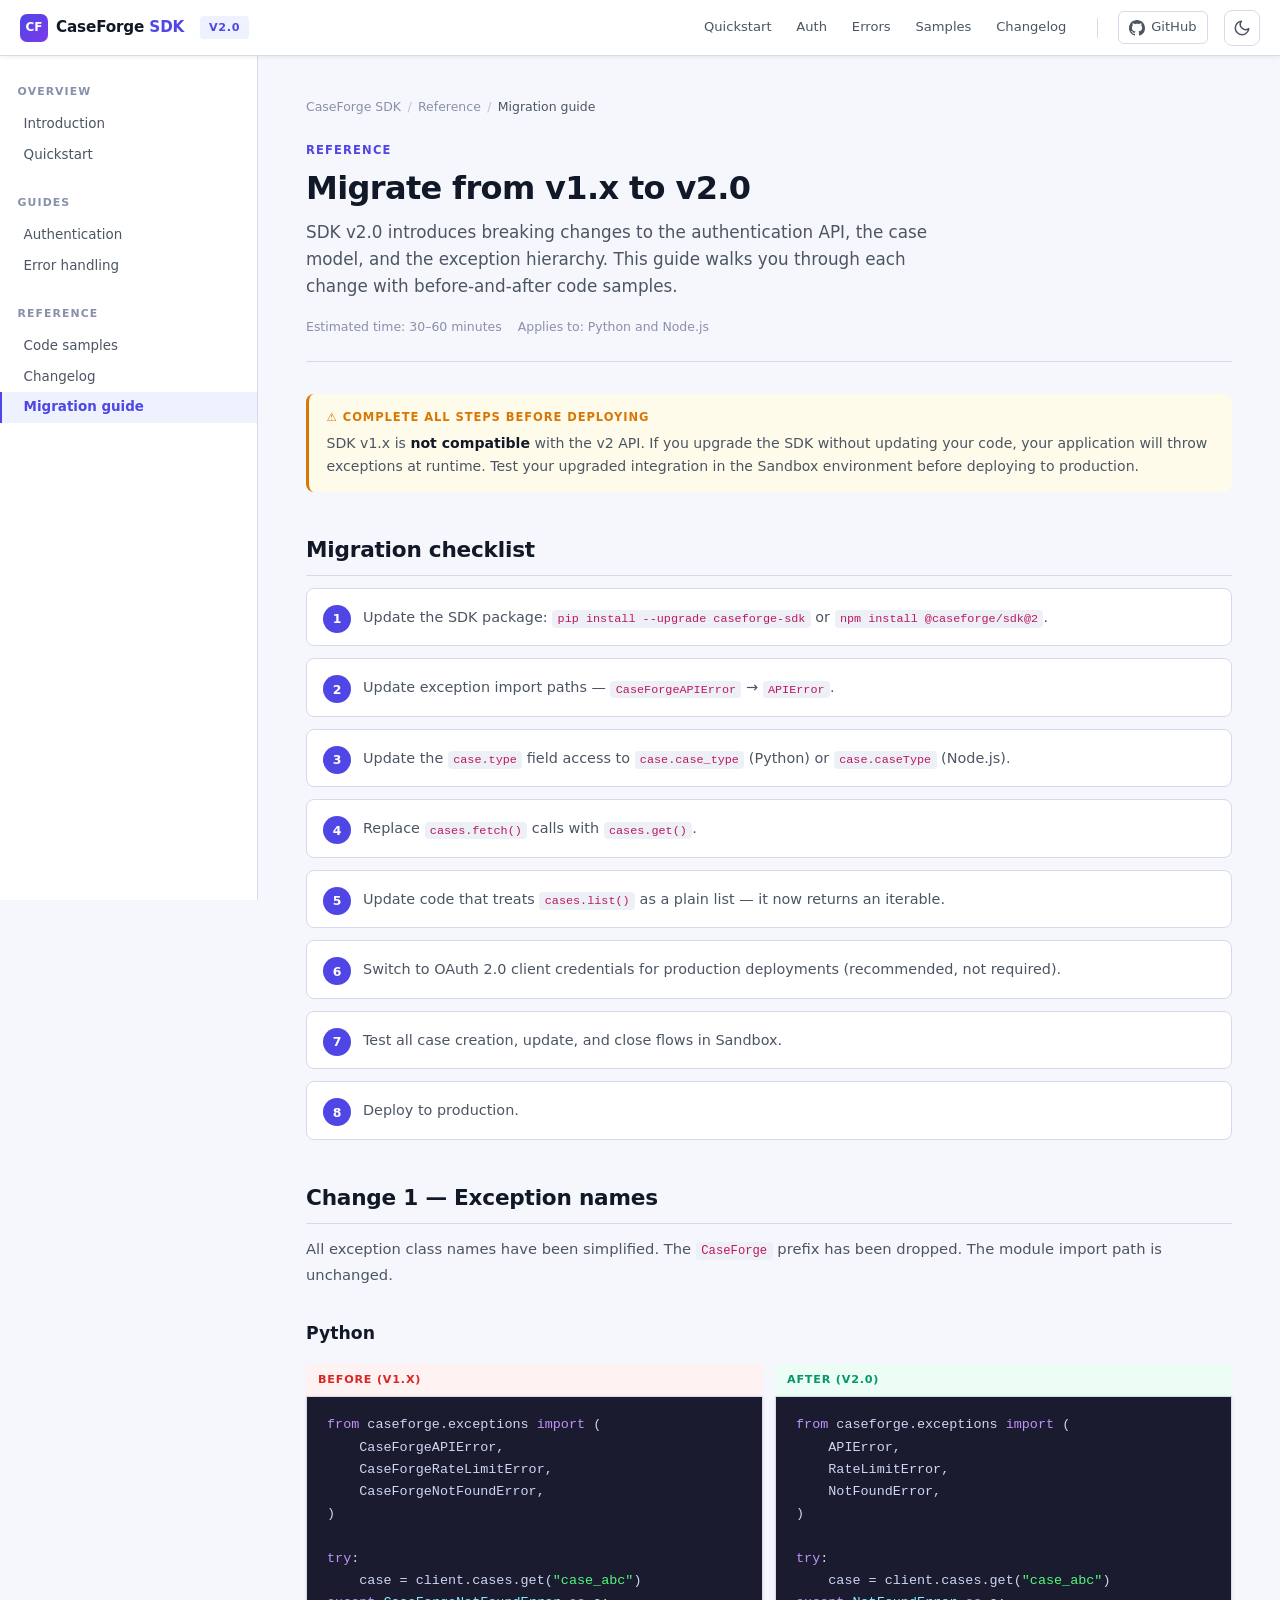
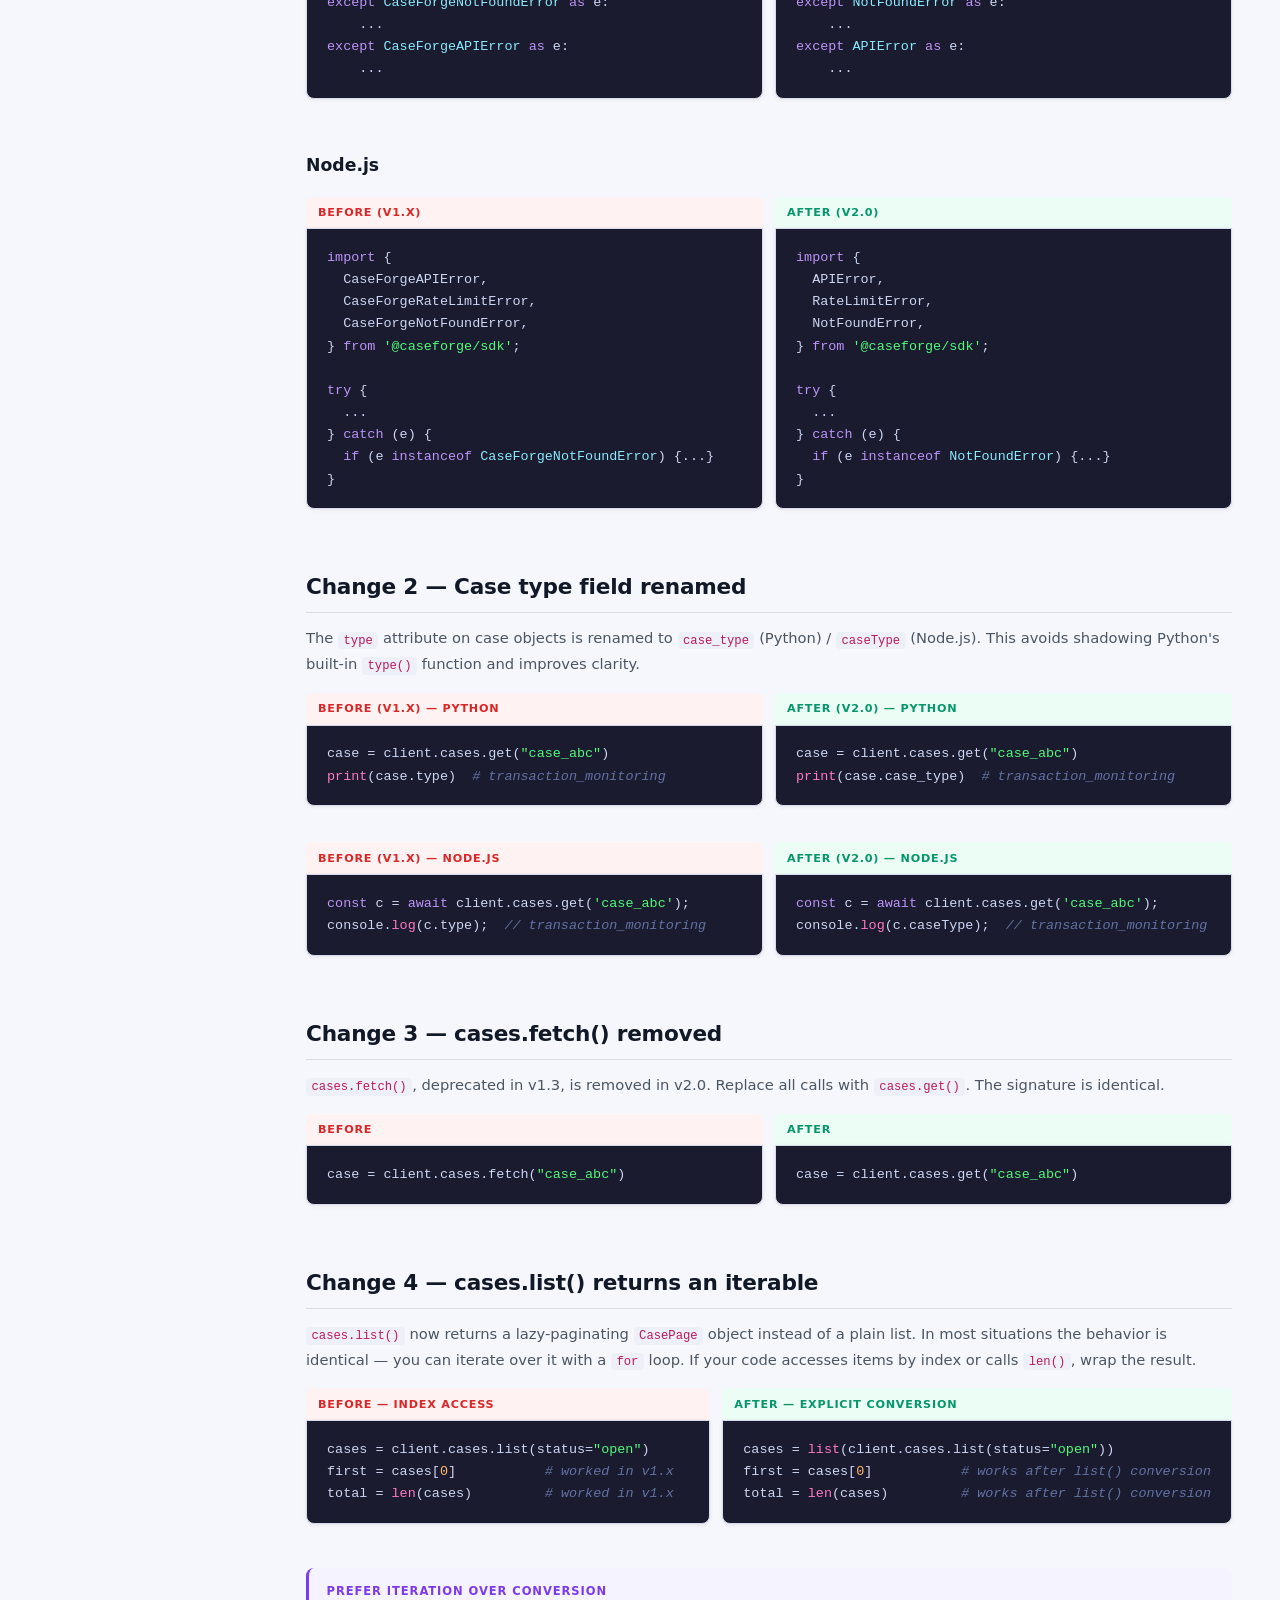
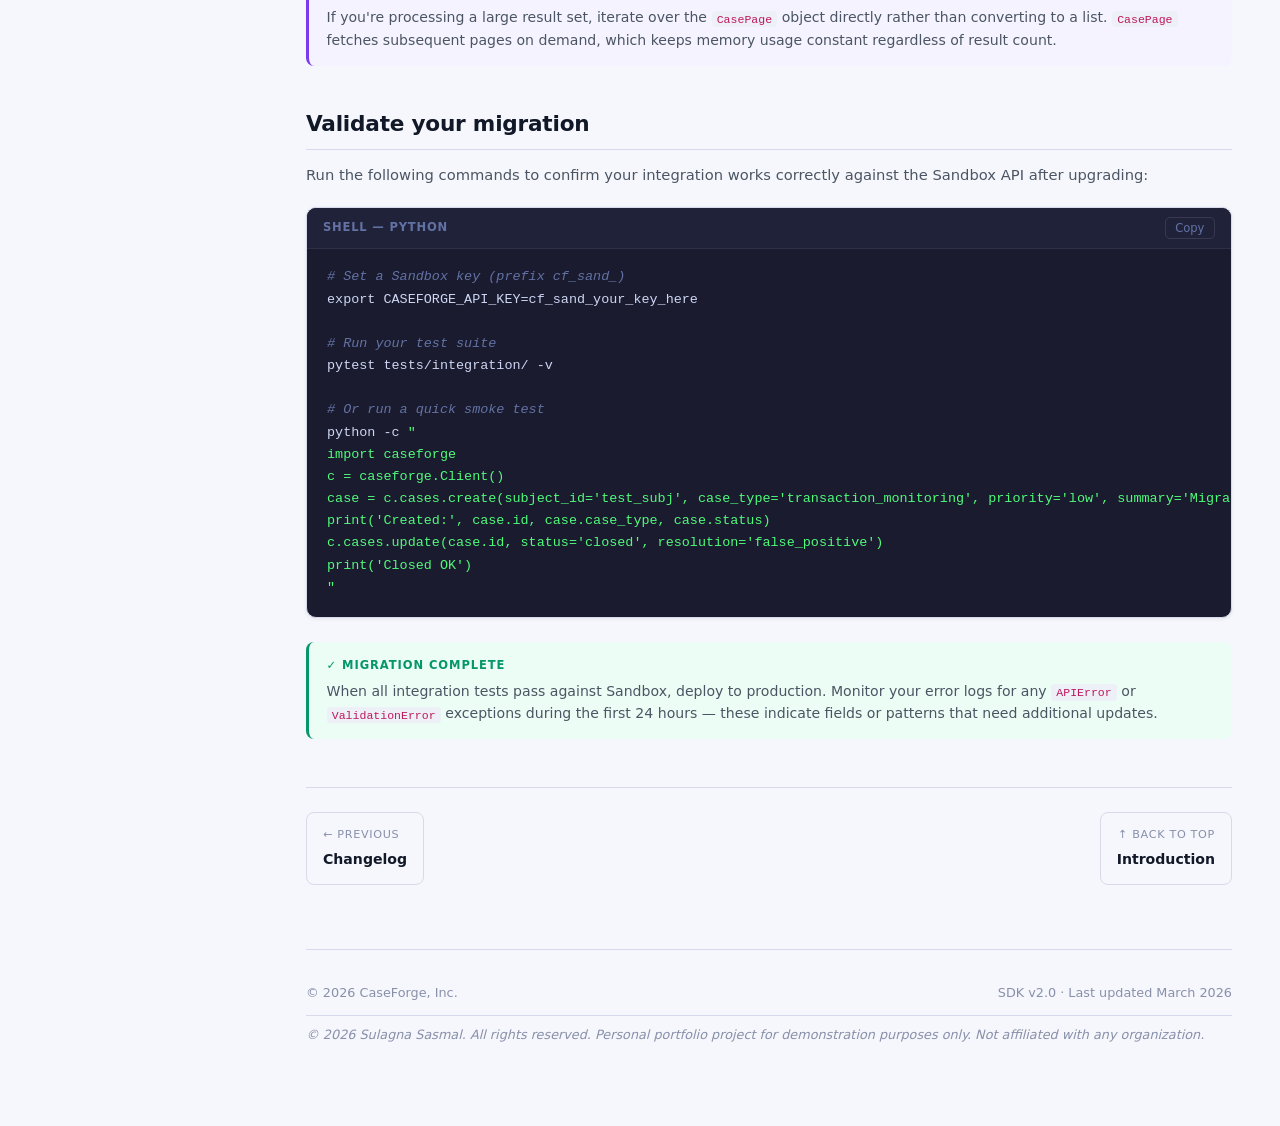
<file: migration-guide.html>
<!DOCTYPE html>
<html lang="en">
<head>
  <meta charset="UTF-8" />
  <meta name="viewport" content="width=device-width, initial-scale=1.0" />
  <title>Migration Guide — CaseForge SDK</title>
  <meta name="description" content="Step-by-step instructions for upgrading the CaseForge SDK from v1.x to v2.0. Includes side-by-side code comparisons for every breaking change." />
  <link rel="stylesheet" href="assets/style.css" />
  <script>
    (function(){var t=localStorage.getItem('cf-theme');if(t){document.documentElement.setAttribute('data-theme',t);}else if(window.matchMedia('(prefers-color-scheme: dark)').matches){document.documentElement.setAttribute('data-theme','dark');}else{document.documentElement.setAttribute('data-theme','light');}})();
  </script>
</head>
<body>

<header class="site-header">
  <button class="hamburger" id="hamburger" aria-label="Open navigation">&#9776;</button>
  <a class="site-logo" href="index.html">
    <span class="logo-mark">CF</span>
    <span class="logo-name">CaseForge <span class="logo-sdk">SDK</span></span>
  </a>
  <span class="header-version">v2.0</span>
  <div class="header-spacer"></div>
  <nav class="header-links">
    <a href="quickstart.html">Quickstart</a>
    <a href="authentication.html">Auth</a>
    <a href="error-handling.html">Errors</a>
    <a href="code-samples.html">Samples</a>
    <a href="changelog.html">Changelog</a>
  </nav>
  <div class="header-sep"></div>
  <a class="github-btn" href="https://github.com/SulagnaSasmal/caseforge-sdk-docs" target="_blank" rel="noopener">
    <svg viewBox="0 0 16 16" fill="currentColor"><path d="M8 0C3.58 0 0 3.58 0 8c0 3.54 2.29 6.53 5.47 7.59.4.07.55-.17.55-.38 0-.19-.01-.82-.01-1.49-2.01.37-2.53-.49-2.69-.94-.09-.23-.48-.94-.82-1.13-.28-.15-.68-.52-.01-.53.63-.01 1.08.58 1.23.82.72 1.21 1.87.87 2.33.66.07-.52.28-.87.51-1.07-1.78-.2-3.64-.89-3.64-3.95 0-.87.31-1.59.82-2.15-.08-.2-.36-1.02.08-2.12 0 0 .67-.21 2.2.82.64-.18 1.32-.27 2-.27.68 0 1.36.09 2 .27 1.53-1.04 2.2-.82 2.2-.82.44 1.1.16 1.92.08 2.12.51.56.82 1.27.82 2.15 0 3.07-1.87 3.75-3.65 3.95.29.25.54.73.54 1.48 0 1.07-.01 1.93-.01 2.2 0 .21.15.46.55.38A8.013 8.013 0 0 0 16 8c0-4.42-3.58-8-8-8z"/></svg>
    GitHub
  </a>
  <button class="theme-toggle" id="theme-toggle" aria-label="Toggle theme"></button>
</header>

<div class="layout">
  <nav class="sidebar" id="sidebar">
    <div class="nav-group">
      <div class="nav-group-label">Overview</div>
      <a href="index.html" class="nav-item">Introduction</a>
      <a href="quickstart.html" class="nav-item">Quickstart</a>
    </div>
    <div class="nav-group">
      <div class="nav-group-label">Guides</div>
      <a href="authentication.html" class="nav-item">Authentication</a>
      <a href="error-handling.html" class="nav-item">Error handling</a>
    </div>
    <div class="nav-group">
      <div class="nav-group-label">Reference</div>
      <a href="code-samples.html" class="nav-item">Code samples</a>
      <a href="changelog.html" class="nav-item">Changelog</a>
      <a href="migration-guide.html" class="nav-item active">Migration guide</a>
    </div>
  </nav>

  <main class="main">
    <div class="breadcrumb">
      <a href="index.html">CaseForge SDK</a>
      <span class="sep">/</span>
      <a href="#">Reference</a>
      <span class="sep">/</span>
      <span class="current">Migration guide</span>
    </div>

    <div class="page-header">
      <div class="page-eyebrow">Reference</div>
      <h1 class="page-title">Migrate from v1.x to v2.0</h1>
      <p class="page-desc">SDK v2.0 introduces breaking changes to the authentication API, the case model, and the exception hierarchy. This guide walks you through each change with before-and-after code samples.</p>
      <div class="page-meta">
        <span>Estimated time: 30–60 minutes</span>
        <span>Applies to: Python and Node.js</span>
      </div>
    </div>

    <div class="admonition warning">
      <div class="admonition-title">⚠ Complete all steps before deploying</div>
      <p>SDK v1.x is <strong>not compatible</strong> with the v2 API. If you upgrade the SDK without updating your code, your application will throw exceptions at runtime. Test your upgraded integration in the Sandbox environment before deploying to production.</p>
    </div>

    <h2>Migration checklist</h2>
    <ol class="steps">
      <li>Update the SDK package: <code>pip install --upgrade caseforge-sdk</code> or <code>npm install @caseforge/sdk@2</code>.</li>
      <li>Update exception import paths — <code>CaseForgeAPIError</code> → <code>APIError</code>.</li>
      <li>Update the <code>case.type</code> field access to <code>case.case_type</code> (Python) or <code>case.caseType</code> (Node.js).</li>
      <li>Replace <code>cases.fetch()</code> calls with <code>cases.get()</code>.</li>
      <li>Update code that treats <code>cases.list()</code> as a plain list — it now returns an iterable.</li>
      <li>Switch to OAuth 2.0 client credentials for production deployments (recommended, not required).</li>
      <li>Test all case creation, update, and close flows in Sandbox.</li>
      <li>Deploy to production.</li>
    </ol>

    <h2>Change 1 — Exception names</h2>
    <p>All exception class names have been simplified. The <code>CaseForge</code> prefix has been dropped. The module import path is unchanged.</p>

    <h3>Python</h3>
    <div class="diff-grid">
      <div class="diff-panel">
        <div class="diff-label before">Before (v1.x)</div>
        <div class="code-block">
          <pre><code><span class="kw">from</span> caseforge.exceptions <span class="kw">import</span> (
    CaseForgeAPIError,
    CaseForgeRateLimitError,
    CaseForgeNotFoundError,
)

<span class="kw">try</span>:
    case = client.cases.get(<span class="str">"case_abc"</span>)
<span class="kw">except</span> <span class="tp">CaseForgeNotFoundError</span> <span class="kw">as</span> e:
    ...
<span class="kw">except</span> <span class="tp">CaseForgeAPIError</span> <span class="kw">as</span> e:
    ...</code></pre>
        </div>
      </div>
      <div class="diff-panel">
        <div class="diff-label after">After (v2.0)</div>
        <div class="code-block">
          <pre><code><span class="kw">from</span> caseforge.exceptions <span class="kw">import</span> (
    APIError,
    RateLimitError,
    NotFoundError,
)

<span class="kw">try</span>:
    case = client.cases.get(<span class="str">"case_abc"</span>)
<span class="kw">except</span> <span class="tp">NotFoundError</span> <span class="kw">as</span> e:
    ...
<span class="kw">except</span> <span class="tp">APIError</span> <span class="kw">as</span> e:
    ...</code></pre>
        </div>
      </div>
    </div>

    <h3>Node.js</h3>
    <div class="diff-grid">
      <div class="diff-panel">
        <div class="diff-label before">Before (v1.x)</div>
        <div class="code-block">
          <pre><code><span class="kw">import</span> {
  CaseForgeAPIError,
  CaseForgeRateLimitError,
  CaseForgeNotFoundError,
} <span class="kw">from</span> <span class="str">'@caseforge/sdk'</span>;

<span class="kw">try</span> {
  ...
} <span class="kw">catch</span> (e) {
  <span class="kw">if</span> (e <span class="kw">instanceof</span> <span class="tp">CaseForgeNotFoundError</span>) {...}
}</code></pre>
        </div>
      </div>
      <div class="diff-panel">
        <div class="diff-label after">After (v2.0)</div>
        <div class="code-block">
          <pre><code><span class="kw">import</span> {
  APIError,
  RateLimitError,
  NotFoundError,
} <span class="kw">from</span> <span class="str">'@caseforge/sdk'</span>;

<span class="kw">try</span> {
  ...
} <span class="kw">catch</span> (e) {
  <span class="kw">if</span> (e <span class="kw">instanceof</span> <span class="tp">NotFoundError</span>) {...}
}</code></pre>
        </div>
      </div>
    </div>

    <h2>Change 2 — Case type field renamed</h2>
    <p>The <code>type</code> attribute on case objects is renamed to <code>case_type</code> (Python) / <code>caseType</code> (Node.js). This avoids shadowing Python's built-in <code>type()</code> function and improves clarity.</p>

    <div class="diff-grid">
      <div class="diff-panel">
        <div class="diff-label before">Before (v1.x) — Python</div>
        <div class="code-block">
          <pre><code>case = client.cases.get(<span class="str">"case_abc"</span>)
<span class="fn">print</span>(case.type)  <span class="cm"># transaction_monitoring</span></code></pre>
        </div>
      </div>
      <div class="diff-panel">
        <div class="diff-label after">After (v2.0) — Python</div>
        <div class="code-block">
          <pre><code>case = client.cases.get(<span class="str">"case_abc"</span>)
<span class="fn">print</span>(case.case_type)  <span class="cm"># transaction_monitoring</span></code></pre>
        </div>
      </div>
    </div>

    <div class="diff-grid">
      <div class="diff-panel">
        <div class="diff-label before">Before (v1.x) — Node.js</div>
        <div class="code-block">
          <pre><code><span class="kw">const</span> c = <span class="kw">await</span> client.cases.get(<span class="str">'case_abc'</span>);
console.<span class="fn">log</span>(c.type);  <span class="cm">// transaction_monitoring</span></code></pre>
        </div>
      </div>
      <div class="diff-panel">
        <div class="diff-label after">After (v2.0) — Node.js</div>
        <div class="code-block">
          <pre><code><span class="kw">const</span> c = <span class="kw">await</span> client.cases.get(<span class="str">'case_abc'</span>);
console.<span class="fn">log</span>(c.caseType);  <span class="cm">// transaction_monitoring</span></code></pre>
        </div>
      </div>
    </div>

    <h2>Change 3 — cases.fetch() removed</h2>
    <p><code>cases.fetch()</code>, deprecated in v1.3, is removed in v2.0. Replace all calls with <code>cases.get()</code>. The signature is identical.</p>

    <div class="diff-grid">
      <div class="diff-panel">
        <div class="diff-label before">Before</div>
        <div class="code-block">
          <pre><code>case = client.cases.fetch(<span class="str">"case_abc"</span>)</code></pre>
        </div>
      </div>
      <div class="diff-panel">
        <div class="diff-label after">After</div>
        <div class="code-block">
          <pre><code>case = client.cases.get(<span class="str">"case_abc"</span>)</code></pre>
        </div>
      </div>
    </div>

    <h2>Change 4 — cases.list() returns an iterable</h2>
    <p><code>cases.list()</code> now returns a lazy-paginating <code>CasePage</code> object instead of a plain list. In most situations the behavior is identical — you can iterate over it with a <code>for</code> loop. If your code accesses items by index or calls <code>len()</code>, wrap the result.</p>

    <div class="diff-grid">
      <div class="diff-panel">
        <div class="diff-label before">Before — index access</div>
        <div class="code-block">
          <pre><code>cases = client.cases.list(status=<span class="str">"open"</span>)
first = cases[<span class="num">0</span>]           <span class="cm"># worked in v1.x</span>
total = <span class="fn">len</span>(cases)         <span class="cm"># worked in v1.x</span></code></pre>
        </div>
      </div>
      <div class="diff-panel">
        <div class="diff-label after">After — explicit conversion</div>
        <div class="code-block">
          <pre><code>cases = <span class="fn">list</span>(client.cases.list(status=<span class="str">"open"</span>))
first = cases[<span class="num">0</span>]           <span class="cm"># works after list() conversion</span>
total = <span class="fn">len</span>(cases)         <span class="cm"># works after list() conversion</span></code></pre>
        </div>
      </div>
    </div>

    <div class="admonition tip">
      <div class="admonition-title">Prefer iteration over conversion</div>
      <p>If you're processing a large result set, iterate over the <code>CasePage</code> object directly rather than converting to a list. <code>CasePage</code> fetches subsequent pages on demand, which keeps memory usage constant regardless of result count.</p>
    </div>

    <h2>Validate your migration</h2>
    <p>Run the following commands to confirm your integration works correctly against the Sandbox API after upgrading:</p>

    <div class="code-block">
      <div class="code-header"><span class="code-lang">Shell — Python</span><button class="code-copy">Copy</button></div>
      <pre><code><span class="cm"># Set a Sandbox key (prefix cf_sand_)</span>
export CASEFORGE_API_KEY=cf_sand_your_key_here

<span class="cm"># Run your test suite</span>
pytest tests/integration/ -v

<span class="cm"># Or run a quick smoke test</span>
python -c <span class="str">"
import caseforge
c = caseforge.Client()
case = c.cases.create(subject_id='test_subj', case_type='transaction_monitoring', priority='low', summary='Migration smoke test')
print('Created:', case.id, case.case_type, case.status)
c.cases.update(case.id, status='closed', resolution='false_positive')
print('Closed OK')
"</span></code></pre>
    </div>

    <div class="admonition success">
      <div class="admonition-title">✓ Migration complete</div>
      <p>When all integration tests pass against Sandbox, deploy to production. Monitor your error logs for any <code>APIError</code> or <code>ValidationError</code> exceptions during the first 24 hours — these indicate fields or patterns that need additional updates.</p>
    </div>

    <nav class="doc-nav">
      <a href="changelog.html" class="doc-nav-item">
        <span class="doc-nav-dir">← Previous</span>
        <span class="doc-nav-label">Changelog</span>
      </a>
      <a href="index.html" class="doc-nav-item next">
        <span class="doc-nav-dir">↑ Back to top</span>
        <span class="doc-nav-label">Introduction</span>
      </a>
    </nav>

    <footer>
      <span>&copy; 2026 CaseForge, Inc.</span>
      <span>SDK v2.0 · Last updated March 2026</span>
      <span class="copyright">&copy; 2026 Sulagna Sasmal. All rights reserved. Personal portfolio project for demonstration purposes only. Not affiliated with any organization.</span>
    </footer>
  </main>
</div>

<script src="assets/scripts.js"></script>
</body>
</html>
</file>
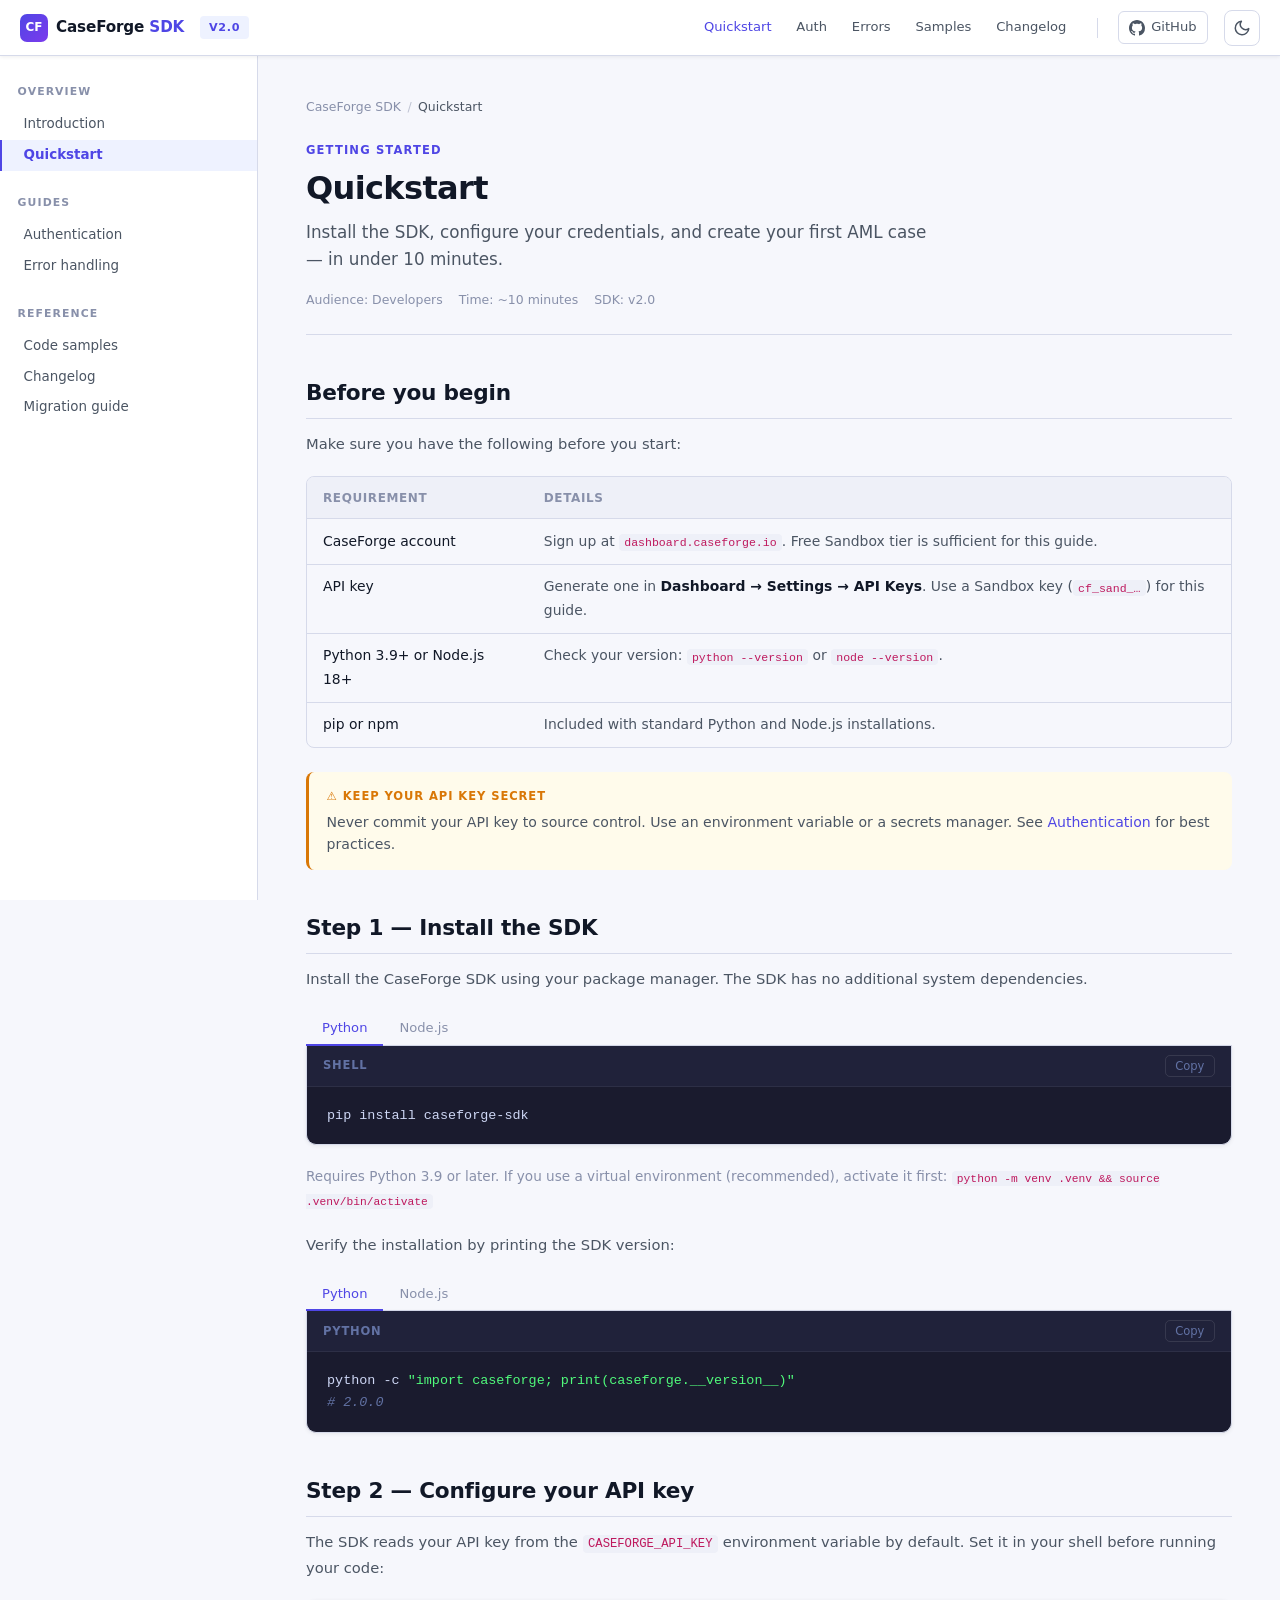
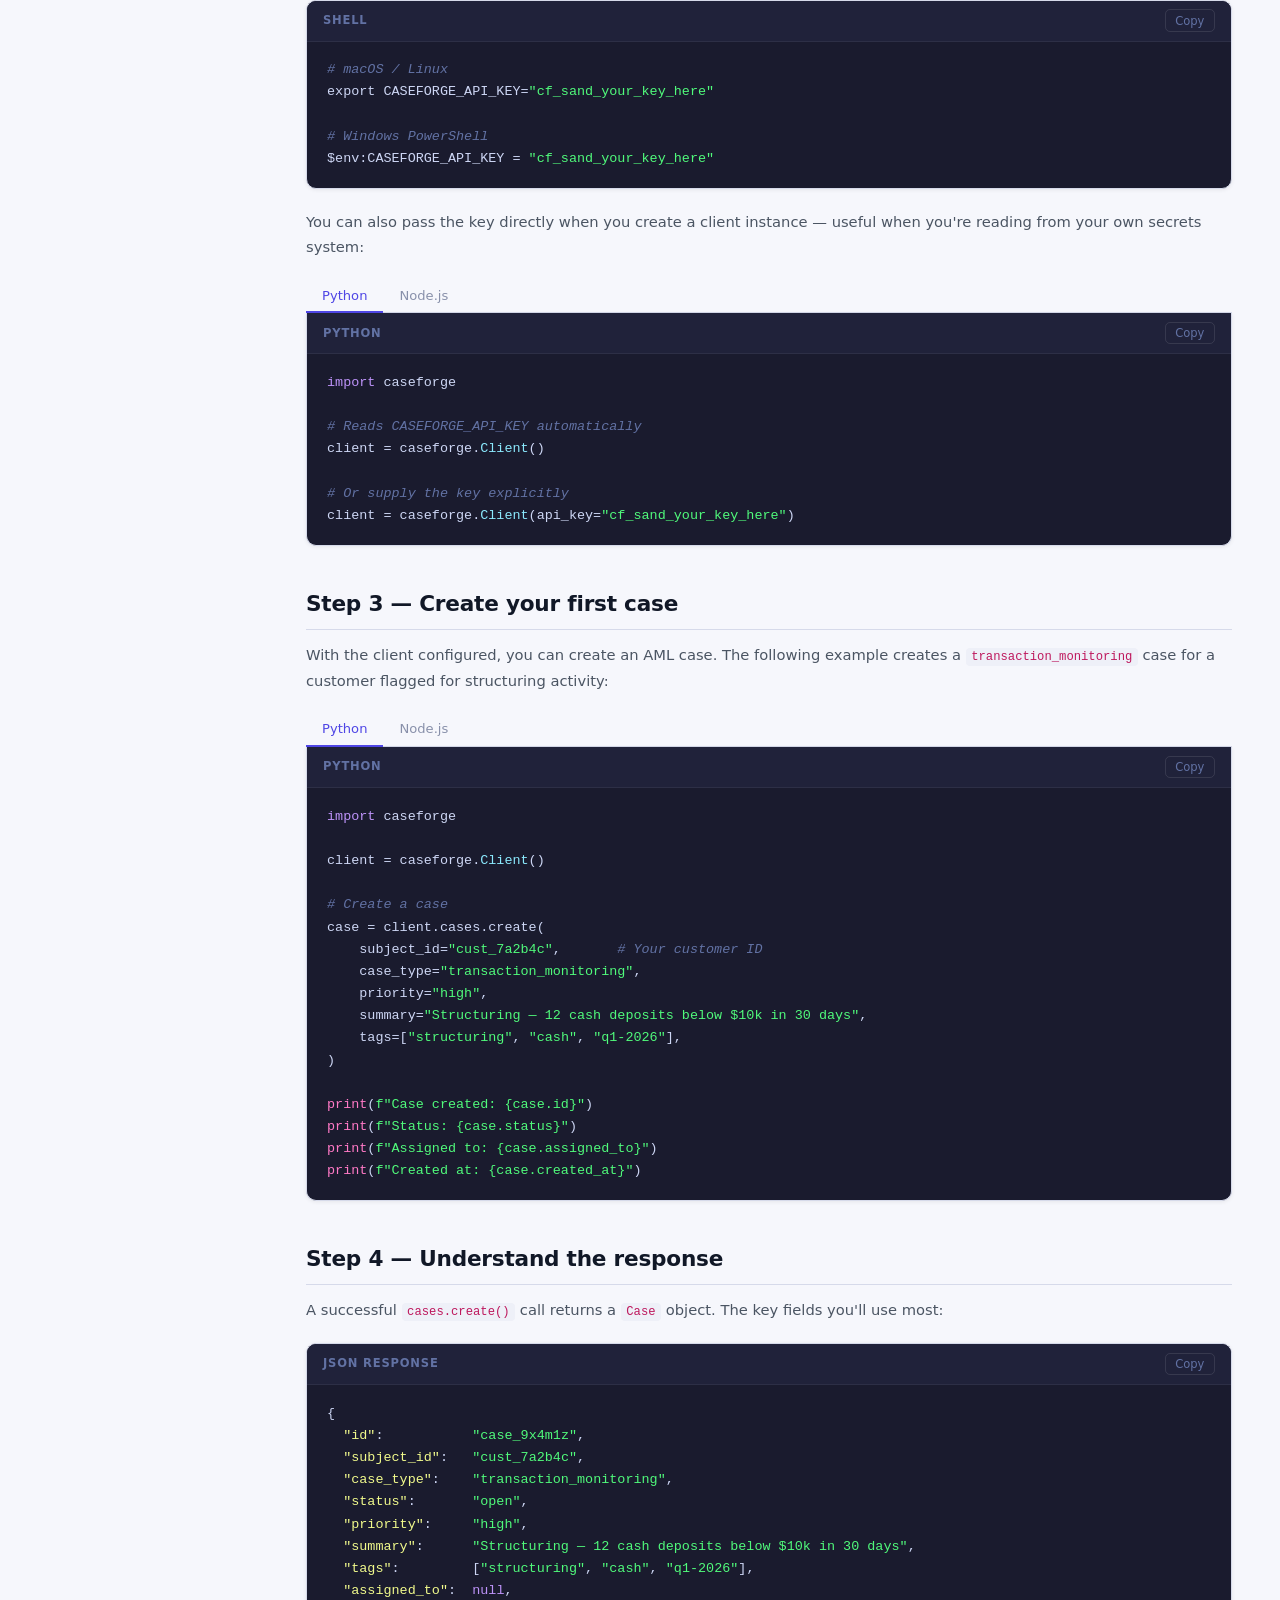
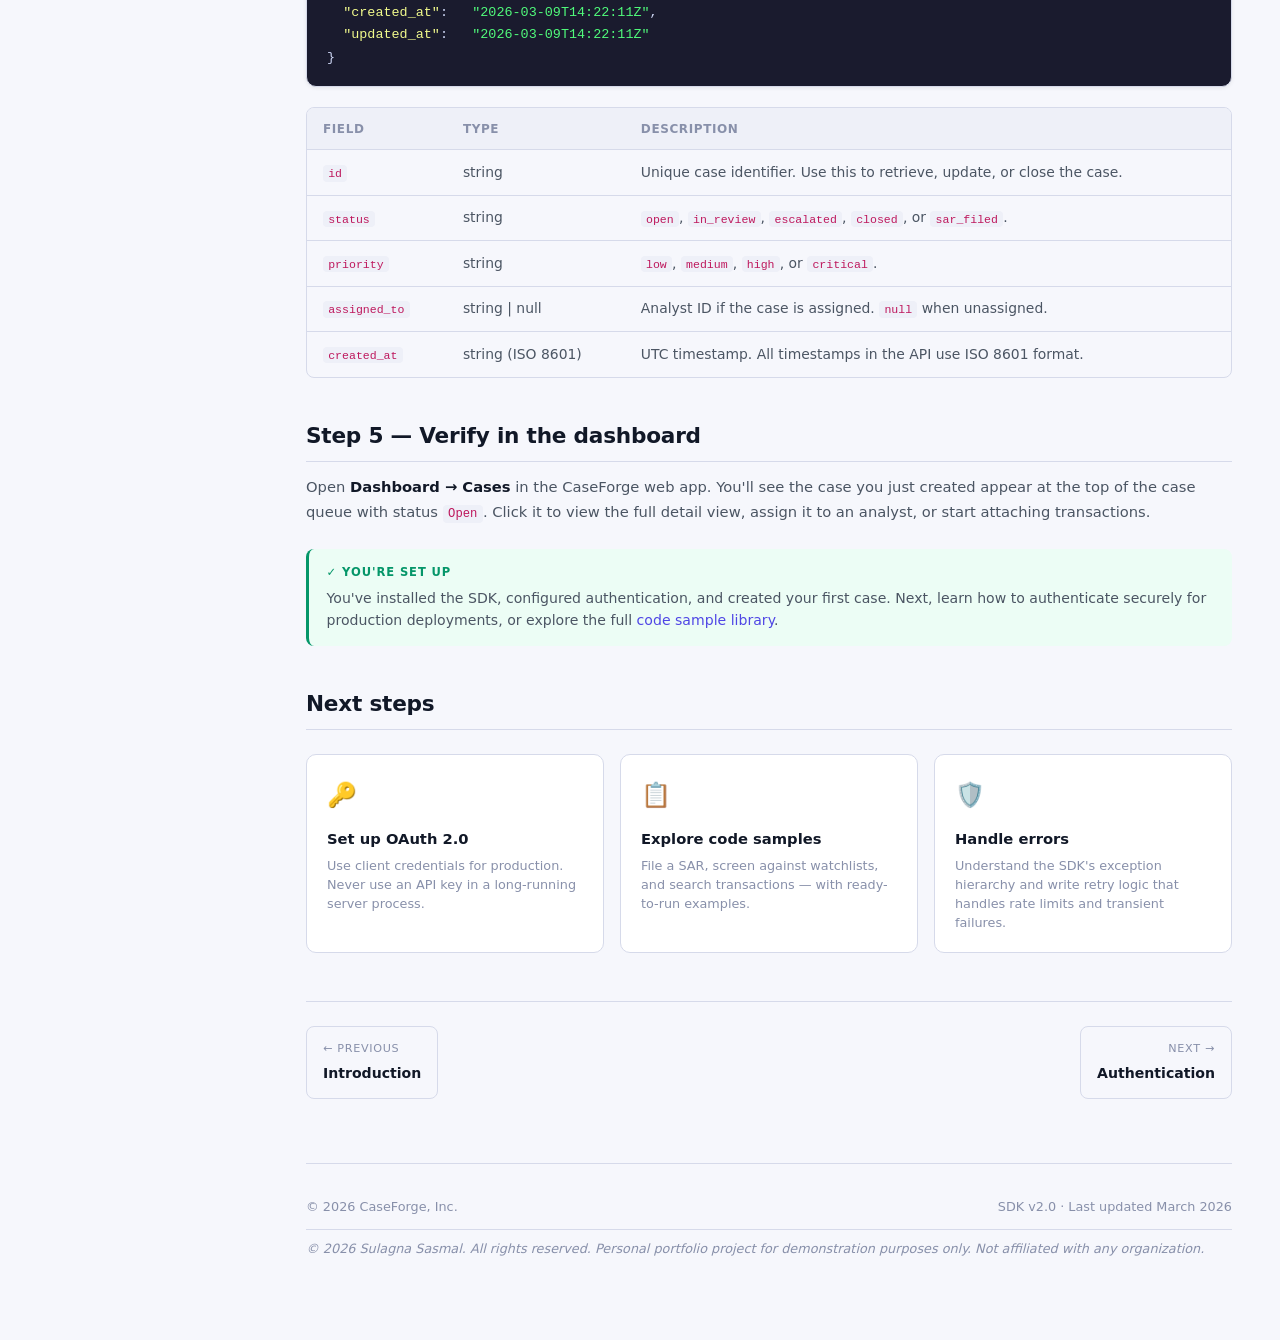
<file: quickstart.html>
<!DOCTYPE html>
<html lang="en">
<head>
  <meta charset="UTF-8" />
  <meta name="viewport" content="width=device-width, initial-scale=1.0" />
  <title>Quickstart — CaseForge SDK</title>
  <meta name="description" content="Install the CaseForge SDK, configure authentication, and create your first AML case in under 10 minutes." />
  <link rel="stylesheet" href="assets/style.css" />
  <script>
    (function(){var t=localStorage.getItem('cf-theme');if(t){document.documentElement.setAttribute('data-theme',t);}else if(window.matchMedia('(prefers-color-scheme: dark)').matches){document.documentElement.setAttribute('data-theme','dark');}else{document.documentElement.setAttribute('data-theme','light');}})();
  </script>
</head>
<body>

<header class="site-header">
  <button class="hamburger" id="hamburger" aria-label="Open navigation">&#9776;</button>
  <a class="site-logo" href="index.html">
    <span class="logo-mark">CF</span>
    <span class="logo-name">CaseForge <span class="logo-sdk">SDK</span></span>
  </a>
  <span class="header-version">v2.0</span>
  <div class="header-spacer"></div>
  <nav class="header-links">
    <a href="quickstart.html" class="active">Quickstart</a>
    <a href="authentication.html">Auth</a>
    <a href="error-handling.html">Errors</a>
    <a href="code-samples.html">Samples</a>
    <a href="changelog.html">Changelog</a>
  </nav>
  <div class="header-sep"></div>
  <a class="github-btn" href="https://github.com/SulagnaSasmal/caseforge-sdk-docs" target="_blank" rel="noopener">
    <svg viewBox="0 0 16 16" fill="currentColor"><path d="M8 0C3.58 0 0 3.58 0 8c0 3.54 2.29 6.53 5.47 7.59.4.07.55-.17.55-.38 0-.19-.01-.82-.01-1.49-2.01.37-2.53-.49-2.69-.94-.09-.23-.48-.94-.82-1.13-.28-.15-.68-.52-.01-.53.63-.01 1.08.58 1.23.82.72 1.21 1.87.87 2.33.66.07-.52.28-.87.51-1.07-1.78-.2-3.64-.89-3.64-3.95 0-.87.31-1.59.82-2.15-.08-.2-.36-1.02.08-2.12 0 0 .67-.21 2.2.82.64-.18 1.32-.27 2-.27.68 0 1.36.09 2 .27 1.53-1.04 2.2-.82 2.2-.82.44 1.1.16 1.92.08 2.12.51.56.82 1.27.82 2.15 0 3.07-1.87 3.75-3.65 3.95.29.25.54.73.54 1.48 0 1.07-.01 1.93-.01 2.2 0 .21.15.46.55.38A8.013 8.013 0 0 0 16 8c0-4.42-3.58-8-8-8z"/></svg>
    GitHub
  </a>
  <button class="theme-toggle" id="theme-toggle" aria-label="Toggle theme"></button>
</header>

<div class="layout">
  <nav class="sidebar" id="sidebar">
    <div class="nav-group">
      <div class="nav-group-label">Overview</div>
      <a href="index.html" class="nav-item">Introduction</a>
      <a href="quickstart.html" class="nav-item active">Quickstart</a>
    </div>
    <div class="nav-group">
      <div class="nav-group-label">Guides</div>
      <a href="authentication.html" class="nav-item">Authentication</a>
      <a href="error-handling.html" class="nav-item">Error handling</a>
    </div>
    <div class="nav-group">
      <div class="nav-group-label">Reference</div>
      <a href="code-samples.html" class="nav-item">Code samples</a>
      <a href="changelog.html" class="nav-item">Changelog</a>
      <a href="migration-guide.html" class="nav-item">Migration guide</a>
    </div>
  </nav>

  <main class="main">
    <div class="breadcrumb">
      <a href="index.html">CaseForge SDK</a>
      <span class="sep">/</span>
      <span class="current">Quickstart</span>
    </div>

    <div class="page-header">
      <div class="page-eyebrow">Getting started</div>
      <h1 class="page-title">Quickstart</h1>
      <p class="page-desc">Install the SDK, configure your credentials, and create your first AML case — in under 10 minutes.</p>
      <div class="page-meta">
        <span>Audience: Developers</span>
        <span>Time: ~10 minutes</span>
        <span>SDK: v2.0</span>
      </div>
    </div>

    <h2>Before you begin</h2>
    <p>Make sure you have the following before you start:</p>
    <div class="table-wrap">
      <table>
        <thead><tr><th>Requirement</th><th>Details</th></tr></thead>
        <tbody>
          <tr><td>CaseForge account</td><td>Sign up at <code>dashboard.caseforge.io</code>. Free Sandbox tier is sufficient for this guide.</td></tr>
          <tr><td>API key</td><td>Generate one in <strong>Dashboard → Settings → API Keys</strong>. Use a Sandbox key (<code>cf_sand_…</code>) for this guide.</td></tr>
          <tr><td>Python 3.9+ or Node.js 18+</td><td>Check your version: <code>python --version</code> or <code>node --version</code>.</td></tr>
          <tr><td>pip or npm</td><td>Included with standard Python and Node.js installations.</td></tr>
        </tbody>
      </table>
    </div>

    <div class="admonition warning">
      <div class="admonition-title">⚠ Keep your API key secret</div>
      <p>Never commit your API key to source control. Use an environment variable or a secrets manager. See <a href="authentication.html">Authentication</a> for best practices.</p>
    </div>

    <h2>Step 1 — Install the SDK</h2>
    <p>Install the CaseForge SDK using your package manager. The SDK has no additional system dependencies.</p>

    <div class="code-tabs">
      <div class="tab-bar">
        <button class="tab-btn active">Python</button>
        <button class="tab-btn">Node.js</button>
      </div>
      <div class="tab-panel active">
        <div class="code-block">
          <div class="code-header"><span class="code-lang">Shell</span><button class="code-copy">Copy</button></div>
          <pre><code>pip install caseforge-sdk</code></pre>
        </div>
        <p style="font-size:0.85rem;color:var(--text-muted);margin-top:.4rem;">Requires Python 3.9 or later. If you use a virtual environment (recommended), activate it first: <code>python -m venv .venv &amp;&amp; source .venv/bin/activate</code></p>
      </div>
      <div class="tab-panel">
        <div class="code-block">
          <div class="code-header"><span class="code-lang">Shell</span><button class="code-copy">Copy</button></div>
          <pre><code>npm install @caseforge/sdk</code></pre>
        </div>
        <p style="font-size:0.85rem;color:var(--text-muted);margin-top:.4rem;">Requires Node.js 18 or later. The package ships with TypeScript type definitions — no <code>@types</code> package needed.</p>
      </div>
    </div>

    <p>Verify the installation by printing the SDK version:</p>

    <div class="code-tabs">
      <div class="tab-bar">
        <button class="tab-btn active">Python</button>
        <button class="tab-btn">Node.js</button>
      </div>
      <div class="tab-panel active">
        <div class="code-block">
          <div class="code-header"><span class="code-lang">Python</span><button class="code-copy">Copy</button></div>
          <pre><code>python -c <span class="str">"import caseforge; print(caseforge.__version__)"</span>
<span class="cm"># 2.0.0</span></code></pre>
        </div>
      </div>
      <div class="tab-panel">
        <div class="code-block">
          <div class="code-header"><span class="code-lang">Node.js</span><button class="code-copy">Copy</button></div>
          <pre><code>node -e <span class="str">"const cf = require('@caseforge/sdk'); console.log(cf.VERSION)"</span>
<span class="cm">// 2.0.0</span></code></pre>
        </div>
      </div>
    </div>

    <h2>Step 2 — Configure your API key</h2>
    <p>The SDK reads your API key from the <code>CASEFORGE_API_KEY</code> environment variable by default. Set it in your shell before running your code:</p>

    <div class="code-block">
      <div class="code-header"><span class="code-lang">Shell</span><button class="code-copy">Copy</button></div>
      <pre><code><span class="cm"># macOS / Linux</span>
export CASEFORGE_API_KEY=<span class="str">"cf_sand_your_key_here"</span>

<span class="cm"># Windows PowerShell</span>
$env:CASEFORGE_API_KEY = <span class="str">"cf_sand_your_key_here"</span></code></pre>
    </div>

    <p>You can also pass the key directly when you create a client instance — useful when you're reading from your own secrets system:</p>

    <div class="code-tabs">
      <div class="tab-bar">
        <button class="tab-btn active">Python</button>
        <button class="tab-btn">Node.js</button>
      </div>
      <div class="tab-panel active">
        <div class="code-block">
          <div class="code-header"><span class="code-lang">Python</span><button class="code-copy">Copy</button></div>
          <pre><code><span class="kw">import</span> caseforge

<span class="cm"># Reads CASEFORGE_API_KEY automatically</span>
client = caseforge.<span class="tp">Client</span>()

<span class="cm"># Or supply the key explicitly</span>
client = caseforge.<span class="tp">Client</span>(api_key=<span class="str">"cf_sand_your_key_here"</span>)</code></pre>
        </div>
      </div>
      <div class="tab-panel">
        <div class="code-block">
          <div class="code-header"><span class="code-lang">Node.js</span><button class="code-copy">Copy</button></div>
          <pre><code><span class="kw">import</span> CaseForge <span class="kw">from</span> <span class="str">'@caseforge/sdk'</span>;

<span class="cm">// Reads CASEFORGE_API_KEY automatically</span>
<span class="kw">const</span> client = <span class="kw">new</span> <span class="tp">CaseForge</span>();

<span class="cm">// Or supply the key explicitly</span>
<span class="kw">const</span> client = <span class="kw">new</span> <span class="tp">CaseForge</span>({ apiKey: <span class="str">'cf_sand_your_key_here'</span> });</code></pre>
        </div>
      </div>
    </div>

    <h2>Step 3 — Create your first case</h2>
    <p>With the client configured, you can create an AML case. The following example creates a <code>transaction_monitoring</code> case for a customer flagged for structuring activity:</p>

    <div class="code-tabs">
      <div class="tab-bar">
        <button class="tab-btn active">Python</button>
        <button class="tab-btn">Node.js</button>
      </div>
      <div class="tab-panel active">
        <div class="code-block">
          <div class="code-header"><span class="code-lang">Python</span><button class="code-copy">Copy</button></div>
          <pre><code><span class="kw">import</span> caseforge

client = caseforge.<span class="tp">Client</span>()

<span class="cm"># Create a case</span>
case = client.cases.create(
    subject_id=<span class="str">"cust_7a2b4c"</span>,       <span class="cm"># Your customer ID</span>
    case_type=<span class="str">"transaction_monitoring"</span>,
    priority=<span class="str">"high"</span>,
    summary=<span class="str">"Structuring — 12 cash deposits below $10k in 30 days"</span>,
    tags=[<span class="str">"structuring"</span>, <span class="str">"cash"</span>, <span class="str">"q1-2026"</span>],
)

<span class="fn">print</span>(<span class="str">f"Case created: {case.id}"</span>)
<span class="fn">print</span>(<span class="str">f"Status: {case.status}"</span>)
<span class="fn">print</span>(<span class="str">f"Assigned to: {case.assigned_to}"</span>)
<span class="fn">print</span>(<span class="str">f"Created at: {case.created_at}"</span>)</code></pre>
        </div>
      </div>
      <div class="tab-panel">
        <div class="code-block">
          <div class="code-header"><span class="code-lang">Node.js</span><button class="code-copy">Copy</button></div>
          <pre><code><span class="kw">import</span> CaseForge <span class="kw">from</span> <span class="str">'@caseforge/sdk'</span>;

<span class="kw">const</span> client = <span class="kw">new</span> <span class="tp">CaseForge</span>();

<span class="cm">// Create a case</span>
<span class="kw">const</span> aCase = <span class="kw">await</span> client.cases.create({
  subjectId:  <span class="str">'cust_7a2b4c'</span>,
  caseType:   <span class="str">'transaction_monitoring'</span>,
  priority:   <span class="str">'high'</span>,
  summary:    <span class="str">'Structuring — 12 cash deposits below $10k in 30 days'</span>,
  tags:       [<span class="str">'structuring'</span>, <span class="str">'cash'</span>, <span class="str">'q1-2026'</span>],
});

console.<span class="fn">log</span>(<span class="str">`Case created: <span class="tp">${aCase.id}</span>`</span>);
console.<span class="fn">log</span>(<span class="str">`Status: <span class="tp">${aCase.status}</span>`</span>);
console.<span class="fn">log</span>(<span class="str">`Assigned to: <span class="tp">${aCase.assignedTo}</span>`</span>);</code></pre>
        </div>
      </div>
    </div>

    <h2>Step 4 — Understand the response</h2>
    <p>A successful <code>cases.create()</code> call returns a <code>Case</code> object. The key fields you'll use most:</p>

    <div class="code-block">
      <div class="code-header"><span class="code-lang">JSON response</span><button class="code-copy">Copy</button></div>
      <pre><code>{
  <span class="at">"id"</span>:           <span class="str">"case_9x4m1z"</span>,
  <span class="at">"subject_id"</span>:   <span class="str">"cust_7a2b4c"</span>,
  <span class="at">"case_type"</span>:    <span class="str">"transaction_monitoring"</span>,
  <span class="at">"status"</span>:       <span class="str">"open"</span>,
  <span class="at">"priority"</span>:     <span class="str">"high"</span>,
  <span class="at">"summary"</span>:      <span class="str">"Structuring — 12 cash deposits below $10k in 30 days"</span>,
  <span class="at">"tags"</span>:         [<span class="str">"structuring"</span>, <span class="str">"cash"</span>, <span class="str">"q1-2026"</span>],
  <span class="at">"assigned_to"</span>:  <span class="kw">null</span>,
  <span class="at">"created_at"</span>:   <span class="str">"2026-03-09T14:22:11Z"</span>,
  <span class="at">"updated_at"</span>:   <span class="str">"2026-03-09T14:22:11Z"</span>
}</code></pre>
    </div>

    <div class="table-wrap">
      <table>
        <thead><tr><th>Field</th><th>Type</th><th>Description</th></tr></thead>
        <tbody>
          <tr><td><code>id</code></td><td>string</td><td>Unique case identifier. Use this to retrieve, update, or close the case.</td></tr>
          <tr><td><code>status</code></td><td>string</td><td><code>open</code>, <code>in_review</code>, <code>escalated</code>, <code>closed</code>, or <code>sar_filed</code>.</td></tr>
          <tr><td><code>priority</code></td><td>string</td><td><code>low</code>, <code>medium</code>, <code>high</code>, or <code>critical</code>.</td></tr>
          <tr><td><code>assigned_to</code></td><td>string | null</td><td>Analyst ID if the case is assigned. <code>null</code> when unassigned.</td></tr>
          <tr><td><code>created_at</code></td><td>string (ISO 8601)</td><td>UTC timestamp. All timestamps in the API use ISO 8601 format.</td></tr>
        </tbody>
      </table>
    </div>

    <h2>Step 5 — Verify in the dashboard</h2>
    <p>Open <strong>Dashboard → Cases</strong> in the CaseForge web app. You'll see the case you just created appear at the top of the case queue with status <code>Open</code>. Click it to view the full detail view, assign it to an analyst, or start attaching transactions.</p>

    <div class="admonition success">
      <div class="admonition-title">✓ You're set up</div>
      <p>You've installed the SDK, configured authentication, and created your first case. Next, learn how to authenticate securely for production deployments, or explore the full <a href="code-samples.html">code sample library</a>.</p>
    </div>

    <h2>Next steps</h2>
    <div class="card-grid">
      <a href="authentication.html" class="card">
        <div class="card-icon">🔑</div>
        <div class="card-title">Set up OAuth 2.0</div>
        <div class="card-desc">Use client credentials for production. Never use an API key in a long-running server process.</div>
      </a>
      <a href="code-samples.html" class="card">
        <div class="card-icon">&#x1f4cb;</div>
        <div class="card-title">Explore code samples</div>
        <div class="card-desc">File a SAR, screen against watchlists, and search transactions — with ready-to-run examples.</div>
      </a>
      <a href="error-handling.html" class="card">
        <div class="card-icon">🛡️</div>
        <div class="card-title">Handle errors</div>
        <div class="card-desc">Understand the SDK's exception hierarchy and write retry logic that handles rate limits and transient failures.</div>
      </a>
    </div>

    <nav class="doc-nav">
      <a href="index.html" class="doc-nav-item">
        <span class="doc-nav-dir">← Previous</span>
        <span class="doc-nav-label">Introduction</span>
      </a>
      <a href="authentication.html" class="doc-nav-item next">
        <span class="doc-nav-dir">Next →</span>
        <span class="doc-nav-label">Authentication</span>
      </a>
    </nav>

    <footer>
      <span>&copy; 2026 CaseForge, Inc.</span>
      <span>SDK v2.0 · Last updated March 2026</span>
      <span class="copyright">&copy; 2026 Sulagna Sasmal. All rights reserved. Personal portfolio project for demonstration purposes only. Not affiliated with any organization.</span>
    </footer>
  </main>
</div>

<script src="assets/scripts.js"></script>
</body>
</html>
</file>
<file: assets/style.css>
/* ================================================================
   CaseForge SDK Documentation — Core Stylesheet
   Light + Dark mode via CSS custom properties
   Responsive: sidebar collapses on mobile
   ================================================================ */

/* ── Reset ── */
*, *::before, *::after { box-sizing: border-box; margin: 0; padding: 0; }
html { font-size: 16px; scroll-behavior: smooth; }

/* ── Light mode tokens (default) ── */
:root {
  color-scheme: light;
  --bg:            #f6f7fc;
  --surface:       #ffffff;
  --surface-alt:   #eef0f8;
  --surface-hover: #e4e7f5;
  --border:        #d6daea;
  --border-mid:    #b8bdd4;
  --text:          #111827;
  --text-sec:      #4b5563;
  --text-muted:    #8890aa;
  --link:          #4f46e5;
  --link-hover:    #3730a3;
  --primary:       #4f46e5;
  --primary-bg:    #eef2ff;
  --primary-light: #818cf8;
  --success:       #059669;
  --success-bg:    #ecfdf5;
  --success-border:#6ee7b7;
  --warning:       #d97706;
  --warning-bg:    #fffbeb;
  --warning-border:#fde68a;
  --danger:        #dc2626;
  --danger-bg:     #fef2f2;
  --danger-border: #fca5a5;
  --tip:           #7c3aed;
  --tip-bg:        #f5f3ff;
  --tip-border:    #c4b5fd;
  --code-bg:       #1a1b2e;
  --code-surface:  #20223a;
  --code-text:     #cdd6f4;
  --code-comment:  #6272a4;
  --code-keyword:  #bd93f9;
  --code-string:   #50fa7b;
  --code-number:   #ffb86c;
  --code-type:     #8be9fd;
  --code-builtin:  #ff79c6;
  --code-attr:     #f1fa8c;
  --inline-code-bg:#eef0f8;
  --inline-code-fg:#be185d;
  --badge-new-bg:  #dcfce7;  --badge-new-fg:  #14532d;
  --badge-break-bg:#fee2e2;  --badge-break-fg:#7f1d1d;
  --badge-fix-bg:  #dbeafe;  --badge-fix-fg:  #1e3a8a;
  --badge-dep-bg:  #fef9c3;  --badge-dep-fg:  #713f12;
  --badge-note-bg: #f5f3ff;  --badge-note-fg: #4c1d95;
  --nav-w:         258px;
  --header-h:      56px;
  --shadow-sm:     0 1px 4px rgba(0,0,0,.07);
  --shadow-md:     0 4px 16px rgba(0,0,0,.09);
  --transition:    0.2s ease;
}

/* ── Dark mode tokens ── */
[data-theme="dark"] {
  color-scheme: dark;
  --bg:            #0b0c1a;
  --surface:       #111224;
  --surface-alt:   #181930;
  --surface-hover: #1f2138;
  --border:        #262844;
  --border-mid:    #363a5e;
  --text:          #e2e4f4;
  --text-sec:      #9aa2c2;
  --text-muted:    #555d80;
  --link:          #818cf8;
  --link-hover:    #a5b4fc;
  --primary:       #818cf8;
  --primary-bg:    #181a38;
  --primary-light: #a5b4fc;
  --success:       #34d399;
  --success-bg:    #052014;
  --success-border:#065f40;
  --warning:       #fbbf24;
  --warning-bg:    #160f00;
  --warning-border:#78450c;
  --danger:        #f87171;
  --danger-bg:     #180606;
  --danger-border: #7f2020;
  --tip:           #a78bfa;
  --tip-bg:        #120e2a;
  --tip-border:    #4c3570;
  --code-bg:       #111224;
  --code-surface:  #181930;
  --code-text:     #cdd6f4;
  --code-comment:  #6272a4;
  --code-keyword:  #bd93f9;
  --code-string:   #50fa7b;
  --code-number:   #ffb86c;
  --code-type:     #8be9fd;
  --code-builtin:  #ff79c6;
  --code-attr:     #f1fa8c;
  --inline-code-bg:#1f2138;
  --inline-code-fg:#f472b6;
  --badge-new-bg:  #052815;  --badge-new-fg:  #6ee7b7;
  --badge-break-bg:#2a0808;  --badge-break-fg:#fca5a5;
  --badge-fix-bg:  #071428;  --badge-fix-fg:  #93c5fd;
  --badge-dep-bg:  #1c1200;  --badge-dep-fg:  #fde68a;
  --badge-note-bg: #13082e;  --badge-note-fg: #c4b5fd;
  --shadow-sm:     0 1px 4px rgba(0,0,0,.3);
  --shadow-md:     0 4px 16px rgba(0,0,0,.4);
}

/* System preference dark (when no manual override) */
@media (prefers-color-scheme: dark) {
  :root:not([data-theme="light"]) {
    color-scheme: dark;
    --bg:            #0b0c1a;
    --surface:       #111224;
    --surface-alt:   #181930;
    --surface-hover: #1f2138;
    --border:        #262844;
    --border-mid:    #363a5e;
    --text:          #e2e4f4;
    --text-sec:      #9aa2c2;
    --text-muted:    #555d80;
    --link:          #818cf8;
    --link-hover:    #a5b4fc;
    --primary:       #818cf8;
    --primary-bg:    #181a38;
    --primary-light: #a5b4fc;
    --success:       #34d399;
    --success-bg:    #052014;
    --success-border:#065f40;
    --warning:       #fbbf24;
    --warning-bg:    #160f00;
    --warning-border:#78450c;
    --danger:        #f87171;
    --danger-bg:     #180606;
    --danger-border: #7f2020;
    --tip:           #a78bfa;
    --tip-bg:        #120e2a;
    --tip-border:    #4c3570;
    --code-bg:       #111224;
    --code-surface:  #181930;
    --code-text:     #cdd6f4;
    --inline-code-bg:#1f2138;
    --inline-code-fg:#f472b6;
    --badge-new-bg:  #052815;  --badge-new-fg:  #6ee7b7;
    --badge-break-bg:#2a0808;  --badge-break-fg:#fca5a5;
    --badge-fix-bg:  #071428;  --badge-fix-fg:  #93c5fd;
    --badge-dep-bg:  #1c1200;  --badge-dep-fg:  #fde68a;
    --badge-note-bg: #13082e;  --badge-note-fg: #c4b5fd;
    --shadow-sm:     0 1px 4px rgba(0,0,0,.3);
    --shadow-md:     0 4px 16px rgba(0,0,0,.4);
  }
}

/* ── Base ── */
body {
  font-family: 'Inter', 'Segoe UI', system-ui, -apple-system, sans-serif;
  background: var(--bg);
  color: var(--text);
  line-height: 1.7;
  transition: background var(--transition), color var(--transition);
  min-height: 100vh;
}

/* ── Header ── */
.site-header {
  position: fixed; top: 0; left: 0; right: 0;
  height: var(--header-h);
  background: var(--surface);
  border-bottom: 1px solid var(--border);
  display: flex; align-items: center;
  padding: 0 1.25rem;
  gap: 1rem;
  z-index: 200;
  box-shadow: var(--shadow-sm);
  transition: background var(--transition), border-color var(--transition);
}
.hamburger {
  display: none;
  background: none; border: none; cursor: pointer;
  color: var(--text-sec); padding: 4px 8px; border-radius: 6px;
  font-size: 1.2rem; line-height: 1;
}
.hamburger:hover { background: var(--surface-alt); }

.site-logo {
  font-size: 0.95rem; font-weight: 700; color: var(--text);
  text-decoration: none; display: flex; align-items: center; gap: 8px;
  letter-spacing: -0.01em; white-space: nowrap;
}
.site-logo .logo-mark {
  width: 28px; height: 28px; border-radius: 7px;
  background: linear-gradient(135deg, var(--primary) 0%, #7c3aed 100%);
  display: flex; align-items: center; justify-content: center;
  color: #fff; font-size: 0.75rem; font-weight: 800; letter-spacing: 0;
  flex-shrink: 0;
}
.site-logo .logo-name { color: var(--text); }
.site-logo .logo-sdk  { color: var(--primary); }

.header-version {
  font-size: 0.7rem; font-weight: 600; letter-spacing: 0.06em;
  text-transform: uppercase; background: var(--primary-bg);
  color: var(--primary); padding: 0.15rem 0.55rem; border-radius: 4px;
  flex-shrink: 0;
}
.header-spacer { flex: 1; }

.header-links { display: flex; align-items: center; gap: 0.25rem; }
.header-links a {
  font-size: 0.82rem; color: var(--text-sec); text-decoration: none;
  padding: 0.3rem 0.65rem; border-radius: 6px;
  transition: background var(--transition), color var(--transition);
}
.header-links a:hover { background: var(--surface-alt); color: var(--text); }
.header-links a.active { color: var(--primary); }

.header-sep { width: 1px; height: 20px; background: var(--border); margin: 0 0.25rem; }

.github-btn {
  display: flex; align-items: center; gap: 6px;
  font-size: 0.82rem; font-weight: 500;
  color: var(--text-sec); text-decoration: none;
  padding: 0.3rem 0.65rem; border-radius: 6px;
  border: 1px solid var(--border);
  transition: all var(--transition);
}
.github-btn:hover { border-color: var(--border-mid); color: var(--text); background: var(--surface-alt); }
.github-btn svg { width: 16px; height: 16px; flex-shrink: 0; }

/* Theme toggle */
.theme-toggle {
  background: none; border: 1px solid var(--border); cursor: pointer;
  width: 36px; height: 36px; border-radius: 8px;
  display: flex; align-items: center; justify-content: center;
  color: var(--text-sec); flex-shrink: 0;
  transition: all var(--transition);
}
.theme-toggle:hover { background: var(--surface-alt); border-color: var(--border-mid); color: var(--text); }
.theme-toggle svg { width: 18px; height: 18px; }

/* ── Layout ── */
.layout {
  display: flex;
  margin-top: var(--header-h);
  min-height: calc(100vh - var(--header-h));
}

/* ── Sidebar ── */
.sidebar {
  width: var(--nav-w);
  min-width: var(--nav-w);
  background: var(--surface);
  border-right: 1px solid var(--border);
  position: fixed;
  top: var(--header-h);
  left: 0;
  bottom: 0;
  overflow-y: auto;
  padding: 1.5rem 0 2rem;
  z-index: 100;
  transition: background var(--transition), border-color var(--transition), transform 0.3s ease;
  scrollbar-width: thin;
  scrollbar-color: var(--border) transparent;
}
.sidebar::-webkit-scrollbar { width: 4px; }
.sidebar::-webkit-scrollbar-track { background: transparent; }
.sidebar::-webkit-scrollbar-thumb { background: var(--border); border-radius: 4px; }

.nav-group { margin-bottom: 0.5rem; }
.nav-group-label {
  padding: 0.2rem 1.1rem 0.45rem;
  font-size: 0.68rem; font-weight: 700; letter-spacing: 0.1em;
  text-transform: uppercase; color: var(--text-muted);
  margin-top: 1.25rem;
}
.nav-group:first-child .nav-group-label { margin-top: 0; }
.nav-item {
  display: block; padding: 0.38rem 1.1rem 0.38rem 1.35rem;
  font-size: 0.84rem; color: var(--text-sec); text-decoration: none;
  border-left: 2px solid transparent;
  transition: all 0.15s;
  line-height: 1.4;
}
.nav-item:hover { color: var(--text); background: var(--surface-hover); border-left-color: var(--border-mid); }
.nav-item.active { color: var(--primary); background: var(--primary-bg); border-left-color: var(--primary); font-weight: 600; }
.nav-item.sub { padding-left: 2rem; font-size: 0.8rem; }

/* ── Main ── */
.main {
  flex: 1;
  margin-left: var(--nav-w);
  padding: 2.5rem 3rem 5rem;
  max-width: calc(var(--nav-w) + 820px);
  min-width: 0;
}

/* ── Breadcrumb ── */
.breadcrumb {
  display: flex; align-items: center; gap: 0.4rem;
  font-size: 0.78rem; color: var(--text-muted);
  margin-bottom: 1.5rem;
}
.breadcrumb a { color: var(--text-muted); text-decoration: none; }
.breadcrumb a:hover { color: var(--link); }
.breadcrumb .sep { opacity: 0.5; }
.breadcrumb .current { color: var(--text-sec); }

/* ── Page header ── */
.page-header { margin-bottom: 2rem; padding-bottom: 1.5rem; border-bottom: 1px solid var(--border); }
.page-eyebrow {
  font-size: 0.72rem; font-weight: 700; letter-spacing: 0.1em;
  text-transform: uppercase; color: var(--primary); margin-bottom: 0.5rem;
}
h1.page-title {
  font-size: 2rem; font-weight: 800; line-height: 1.2;
  letter-spacing: -0.02em; color: var(--text); margin-bottom: 0.75rem;
}
.page-desc { font-size: 1.05rem; color: var(--text-sec); line-height: 1.6; max-width: 640px; }
.page-meta {
  display: flex; flex-wrap: wrap; gap: 1rem; margin-top: 1rem;
  font-size: 0.78rem; color: var(--text-muted);
}

/* ── Typography ── */
h2 {
  font-size: 1.35rem; font-weight: 700; color: var(--text);
  margin: 2.5rem 0 0.75rem; letter-spacing: -0.01em;
  padding-bottom: 0.4rem; border-bottom: 1px solid var(--border);
}
h3 {
  font-size: 1.08rem; font-weight: 600; color: var(--text);
  margin: 2rem 0 0.6rem;
}
h4 {
  font-size: 0.92rem; font-weight: 600; color: var(--text-sec);
  margin: 1.5rem 0 0.4rem; text-transform: uppercase;
  letter-spacing: 0.05em;
}
p { font-size: 0.92rem; margin-bottom: 1rem; color: var(--text-sec); }
ul, ol { margin-bottom: 1rem; padding-left: 1.5rem; }
li { font-size: 0.92rem; margin-bottom: 0.3rem; color: var(--text-sec); }
a { color: var(--link); text-decoration: none; }
a:hover { text-decoration: underline; color: var(--link-hover); }
strong { color: var(--text); font-weight: 600; }

/* ── Inline code ── */
code {
  font-family: 'Consolas', 'Fira Code', 'Courier New', monospace;
  font-size: 0.83em; background: var(--inline-code-bg);
  color: var(--inline-code-fg); padding: 0.15em 0.45em;
  border-radius: 4px; transition: background var(--transition);
}

/* ── Code blocks ── */
.code-block {
  background: var(--code-bg);
  border-radius: 10px; overflow: hidden;
  margin: 1.25rem 0;
  box-shadow: var(--shadow-sm);
  border: 1px solid var(--border);
  transition: border-color var(--transition);
}
.code-header {
  display: flex; align-items: center; justify-content: space-between;
  padding: 0.55rem 1rem;
  background: var(--code-surface);
  border-bottom: 1px solid rgba(255,255,255,0.06);
}
.code-lang {
  font-size: 0.72rem; font-weight: 600; letter-spacing: 0.07em;
  text-transform: uppercase; color: var(--code-comment);
}
.code-copy {
  background: none; border: 1px solid rgba(255,255,255,0.1);
  color: var(--code-comment); cursor: pointer; border-radius: 5px;
  padding: 0.2rem 0.6rem; font-size: 0.72rem; transition: all 0.15s;
  font-family: inherit;
}
.code-copy:hover { border-color: rgba(255,255,255,0.3); color: var(--code-text); }
.code-copy.copied { color: var(--code-string); border-color: var(--code-string); }
pre {
  margin: 0; padding: 1.1rem 1.25rem;
  font-family: 'Consolas', 'Fira Code', 'Courier New', monospace;
  font-size: 0.84rem; line-height: 1.65;
  color: var(--code-text); overflow-x: auto;
  tab-size: 2;
}
pre code { background: none; color: inherit; padding: 0; border-radius: 0; font-size: inherit; }

/* Syntax token classes */
.kw  { color: var(--code-keyword); }
.str { color: var(--code-string);  }
.num { color: var(--code-number);  }
.cm  { color: var(--code-comment); font-style: italic; }
.tp  { color: var(--code-type);    }
.fn  { color: var(--code-builtin); }
.at  { color: var(--code-attr);    }

/* ── Code tabs ── */
.code-tabs { margin: 1.25rem 0; }
.tab-bar {
  display: flex; gap: 0; border-bottom: 1px solid var(--border);
  margin-bottom: 0;
}
.tab-btn {
  background: none; border: none; cursor: pointer;
  padding: 0.55rem 1rem; font-size: 0.82rem; font-weight: 500;
  color: var(--text-muted); border-bottom: 2px solid transparent;
  margin-bottom: -1px; transition: all 0.15s; font-family: inherit;
}
.tab-btn:hover { color: var(--text-sec); }
.tab-btn.active { color: var(--primary); border-bottom-color: var(--primary); }
.tab-panel { display: none; }
.tab-panel.active { display: block; }
.tab-panel .code-block { border-radius: 0 0 10px 10px; margin-top: 0; border-top: none; }

/* ── Admonitions ── */
.admonition {
  padding: 0.9rem 1rem 0.9rem 1.1rem;
  border-radius: 8px; margin: 1.5rem 0;
  border-left: 3px solid; font-size: 0.88rem; line-height: 1.6;
  transition: background var(--transition);
}
.admonition-title {
  font-size: 0.72rem; font-weight: 700; letter-spacing: 0.08em;
  text-transform: uppercase; margin-bottom: 0.35rem;
  display: flex; align-items: center; gap: 0.4rem;
}
.admonition p { font-size: 0.88rem; margin-bottom: 0; }
.admonition code { font-size: 0.82em; }

.admonition.note     { background: var(--primary-bg); border-color: var(--primary); }
.admonition.note .admonition-title { color: var(--primary); }
.admonition.warning  { background: var(--warning-bg); border-color: var(--warning); }
.admonition.warning .admonition-title { color: var(--warning); }
.admonition.danger   { background: var(--danger-bg); border-color: var(--danger); }
.admonition.danger .admonition-title  { color: var(--danger); }
.admonition.tip      { background: var(--tip-bg); border-color: var(--tip); }
.admonition.tip .admonition-title     { color: var(--tip); }
.admonition.success  { background: var(--success-bg); border-color: var(--success); }
.admonition.success .admonition-title { color: var(--success); }

/* ── Tables ── */
.table-wrap {
  overflow-x: auto; margin: 1.25rem 0;
  border-radius: 8px; border: 1px solid var(--border);
}
table { width: 100%; border-collapse: collapse; font-size: 0.87rem; }
thead tr { background: var(--surface-alt); }
thead th {
  padding: 0.65rem 1rem; text-align: left;
  font-size: 0.75rem; font-weight: 700; letter-spacing: 0.05em;
  text-transform: uppercase; color: var(--text-muted);
  border-bottom: 1px solid var(--border);
}
tbody tr { border-bottom: 1px solid var(--border); transition: background 0.1s; }
tbody tr:last-child { border-bottom: none; }
tbody tr:hover { background: var(--surface-hover); }
tbody td { padding: 0.65rem 1rem; vertical-align: top; color: var(--text-sec); }
tbody td:first-child { font-weight: 500; color: var(--text); }

/* ── Step list ── */
.steps { list-style: none; padding: 0; counter-reset: steps; }
.steps li {
  counter-increment: steps; position: relative;
  padding: 1rem 1rem 1rem 3.5rem;
  margin-bottom: 0.75rem;
  background: var(--surface);
  border: 1px solid var(--border); border-radius: 8px;
  font-size: 0.9rem; color: var(--text-sec);
  transition: background var(--transition), border-color var(--transition);
}
.steps li::before {
  content: counter(steps);
  position: absolute; left: 1rem; top: 1rem;
  width: 1.75rem; height: 1.75rem;
  background: var(--primary); color: #fff;
  border-radius: 50%; font-size: 0.78rem; font-weight: 700;
  display: flex; align-items: center; justify-content: center;
}
.steps li p { margin: 0; }
.steps li code { font-size: 0.82em; }

/* ── Badges ── */
.badge {
  display: inline-block; padding: 0.2rem 0.55rem;
  border-radius: 4px; font-size: 0.7rem; font-weight: 700;
  letter-spacing: 0.05em; text-transform: uppercase; vertical-align: middle;
}
.badge-new    { background: var(--badge-new-bg);   color: var(--badge-new-fg); }
.badge-break  { background: var(--badge-break-bg); color: var(--badge-break-fg); }
.badge-fix    { background: var(--badge-fix-bg);   color: var(--badge-fix-fg); }
.badge-dep    { background: var(--badge-dep-bg);   color: var(--badge-dep-fg); }
.badge-note   { background: var(--badge-note-bg);  color: var(--badge-note-fg); }
.badge-blue   { background: var(--primary-bg);     color: var(--primary); }
.badge-green  { background: var(--success-bg);     color: var(--success); }
.badge-red    { background: var(--danger-bg);      color: var(--danger); }

/* ── Hero cards (index page) ── */
.hero {
  background: linear-gradient(135deg, var(--primary-bg) 0%, var(--surface) 60%);
  border: 1px solid var(--border); border-radius: 12px;
  padding: 2.5rem 2rem; margin-bottom: 2.5rem;
}
.hero h1 {
  font-size: 2.2rem; font-weight: 800; letter-spacing: -0.025em;
  color: var(--text); margin-bottom: 0.75rem; line-height: 1.15;
}
.hero p { font-size: 1.05rem; color: var(--text-sec); max-width: 600px; margin-bottom: 1.5rem; }
.hero-actions { display: flex; gap: 0.75rem; flex-wrap: wrap; }
.btn {
  display: inline-flex; align-items: center; gap: 0.4rem;
  padding: 0.6rem 1.25rem; border-radius: 7px; font-size: 0.88rem;
  font-weight: 600; text-decoration: none; border: none; cursor: pointer;
  transition: all 0.15s; font-family: inherit;
}
.btn-primary { background: var(--primary); color: #fff; }
.btn-primary:hover { opacity: 0.88; text-decoration: none; }
.btn-outline {
  background: transparent; color: var(--text-sec);
  border: 1px solid var(--border);
}
.btn-outline:hover { background: var(--surface-alt); border-color: var(--border-mid); color: var(--text); text-decoration: none; }

/* ── Quick links grid ── */
.card-grid {
  display: grid;
  grid-template-columns: repeat(auto-fill, minmax(220px, 1fr));
  gap: 1rem; margin: 1.5rem 0;
}
.card {
  background: var(--surface); border: 1px solid var(--border);
  border-radius: 10px; padding: 1.25rem;
  text-decoration: none; display: block;
  transition: all 0.15s;
}
.card:hover {
  border-color: var(--primary); box-shadow: 0 0 0 3px var(--primary-bg);
  text-decoration: none; transform: translateY(-1px);
}
.card-icon { font-size: 1.5rem; margin-bottom: 0.6rem; }
.card-title { font-size: 0.92rem; font-weight: 600; color: var(--text); margin-bottom: 0.3rem; }
.card-desc  { font-size: 0.8rem; color: var(--text-muted); line-height: 1.5; }

/* ── Install tabs ── */
.install-block {
  background: var(--code-bg); border-radius: 10px;
  border: 1px solid var(--border); overflow: hidden; margin: 1rem 0;
}
.install-tab-bar {
  display: flex; background: var(--code-surface);
  border-bottom: 1px solid rgba(255,255,255,0.06);
}
.install-tab {
  padding: 0.5rem 1rem; font-size: 0.78rem; font-weight: 600;
  color: var(--code-comment); cursor: pointer; border: none;
  background: none; border-bottom: 2px solid transparent;
  font-family: inherit; transition: all 0.15s;
}
.install-tab.active { color: var(--code-text); border-bottom-color: var(--primary); }
.install-tab:hover  { color: var(--code-text); }
.install-panel { display: none; }
.install-panel.active { display: block; }
.install-panel pre { padding: 0.85rem 1.25rem; }

/* ── Error code blocks ── */
.error-entry {
  border: 1px solid var(--border); border-radius: 8px;
  margin-bottom: 0.75rem; overflow: hidden;
  transition: border-color var(--transition);
}
.error-header {
  display: flex; align-items: center; gap: 0.75rem;
  padding: 0.75rem 1rem; background: var(--surface-alt);
  border-bottom: 1px solid var(--border);
}
.error-code {
  font-family: 'Consolas', monospace; font-size: 0.82rem;
  font-weight: 700; color: var(--danger); background: var(--danger-bg);
  padding: 0.15rem 0.5rem; border-radius: 4px; flex-shrink: 0;
}
.error-name { font-size: 0.88rem; font-weight: 600; color: var(--text); }
.error-body { padding: 0.75rem 1rem; font-size: 0.87rem; color: var(--text-sec); }
.error-body p { margin-bottom: 0.5rem; }
.error-body p:last-child { margin-bottom: 0; }

/* ── Changelog entries ── */
.release { margin-bottom: 2.5rem; }
.release-header {
  display: flex; align-items: center; gap: 0.75rem;
  margin-bottom: 1rem; padding-bottom: 0.75rem;
  border-bottom: 1px solid var(--border);
}
.release-version {
  font-size: 1.2rem; font-weight: 700; color: var(--text);
  font-family: 'Consolas', monospace;
}
.release-date { font-size: 0.82rem; color: var(--text-muted); }
.release-body { padding: 0; }
.change-list { list-style: none; padding: 0; }
.change-list li {
  display: flex; align-items: flex-start; gap: 0.6rem;
  padding: 0.4rem 0; font-size: 0.88rem; color: var(--text-sec);
  border-bottom: 1px solid var(--border);
}
.change-list li:last-child { border-bottom: none; }

/* ── Migration diff ── */
.diff-grid { display: grid; grid-template-columns: 1fr 1fr; gap: 0.75rem; margin: 1rem 0; }
.diff-panel { font-size: 0.78rem; }
.diff-label {
  font-size: 0.7rem; font-weight: 700; letter-spacing: 0.07em;
  text-transform: uppercase; padding: 0.4rem 0.75rem;
  border-radius: 5px 5px 0 0;
}
.diff-label.before { background: var(--danger-bg); color: var(--danger); }
.diff-label.after  { background: var(--success-bg); color: var(--success); }
.diff-panel .code-block { margin-top: 0; border-radius: 0 0 8px 8px; }

/* ── Doc nav ── */
.doc-nav {
  display: flex; justify-content: space-between;
  margin-top: 3rem; padding-top: 1.5rem; border-top: 1px solid var(--border);
}
.doc-nav-item {
  display: flex; flex-direction: column; gap: 0.2rem;
  text-decoration: none; padding: 0.75rem 1rem;
  border: 1px solid var(--border); border-radius: 8px;
  transition: all 0.15s; max-width: 240px;
}
.doc-nav-item:hover { border-color: var(--primary); background: var(--primary-bg); text-decoration: none; }
.doc-nav-dir { font-size: 0.7rem; color: var(--text-muted); text-transform: uppercase; letter-spacing: 0.06em; }
.doc-nav-label { font-size: 0.88rem; font-weight: 600; color: var(--text); }
.doc-nav-item.next { text-align: right; }

/* ── Footer ── */
footer {
  margin-top: 4rem; padding-top: 2rem;
  border-top: 1px solid var(--border);
  font-size: 0.8rem; color: var(--text-muted);
  display: flex; flex-wrap: wrap; justify-content: space-between; gap: 0.5rem;
}
footer .copyright {
  width: 100%;
  border-top: 1px solid var(--border);
  padding-top: 0.5rem;
  margin-top: 0.25rem;
  font-style: italic;
  color: var(--text-muted);
}

/* ── Responsive ── */
@media (max-width: 900px) {
  .main { padding: 1.75rem 1.5rem 4rem; }
  .diff-grid { grid-template-columns: 1fr; }
}
@media (max-width: 768px) {
  .hamburger { display: flex; }
  .header-links { display: none; }
  .sidebar {
    transform: translateX(-100%);
    box-shadow: var(--shadow-md);
  }
  .sidebar.open { transform: translateX(0); }
  .main { margin-left: 0; padding: 1.5rem 1.25rem 4rem; }
  h1.page-title { font-size: 1.6rem; }
  .hero h1 { font-size: 1.7rem; }
  .card-grid { grid-template-columns: 1fr; }
}
@media (max-width: 480px) {
  .doc-nav { flex-direction: column; }
  .doc-nav-item.next { text-align: left; }
}

/* ── Scrollbar (webkit) ── */
::-webkit-scrollbar { width: 6px; height: 6px; }
::-webkit-scrollbar-track { background: transparent; }
::-webkit-scrollbar-thumb { background: var(--border); border-radius: 4px; }
::-webkit-scrollbar-thumb:hover { background: var(--border-mid); }

/* ── Selection ── */
::selection { background: var(--primary-bg); color: var(--primary); }
</file>
